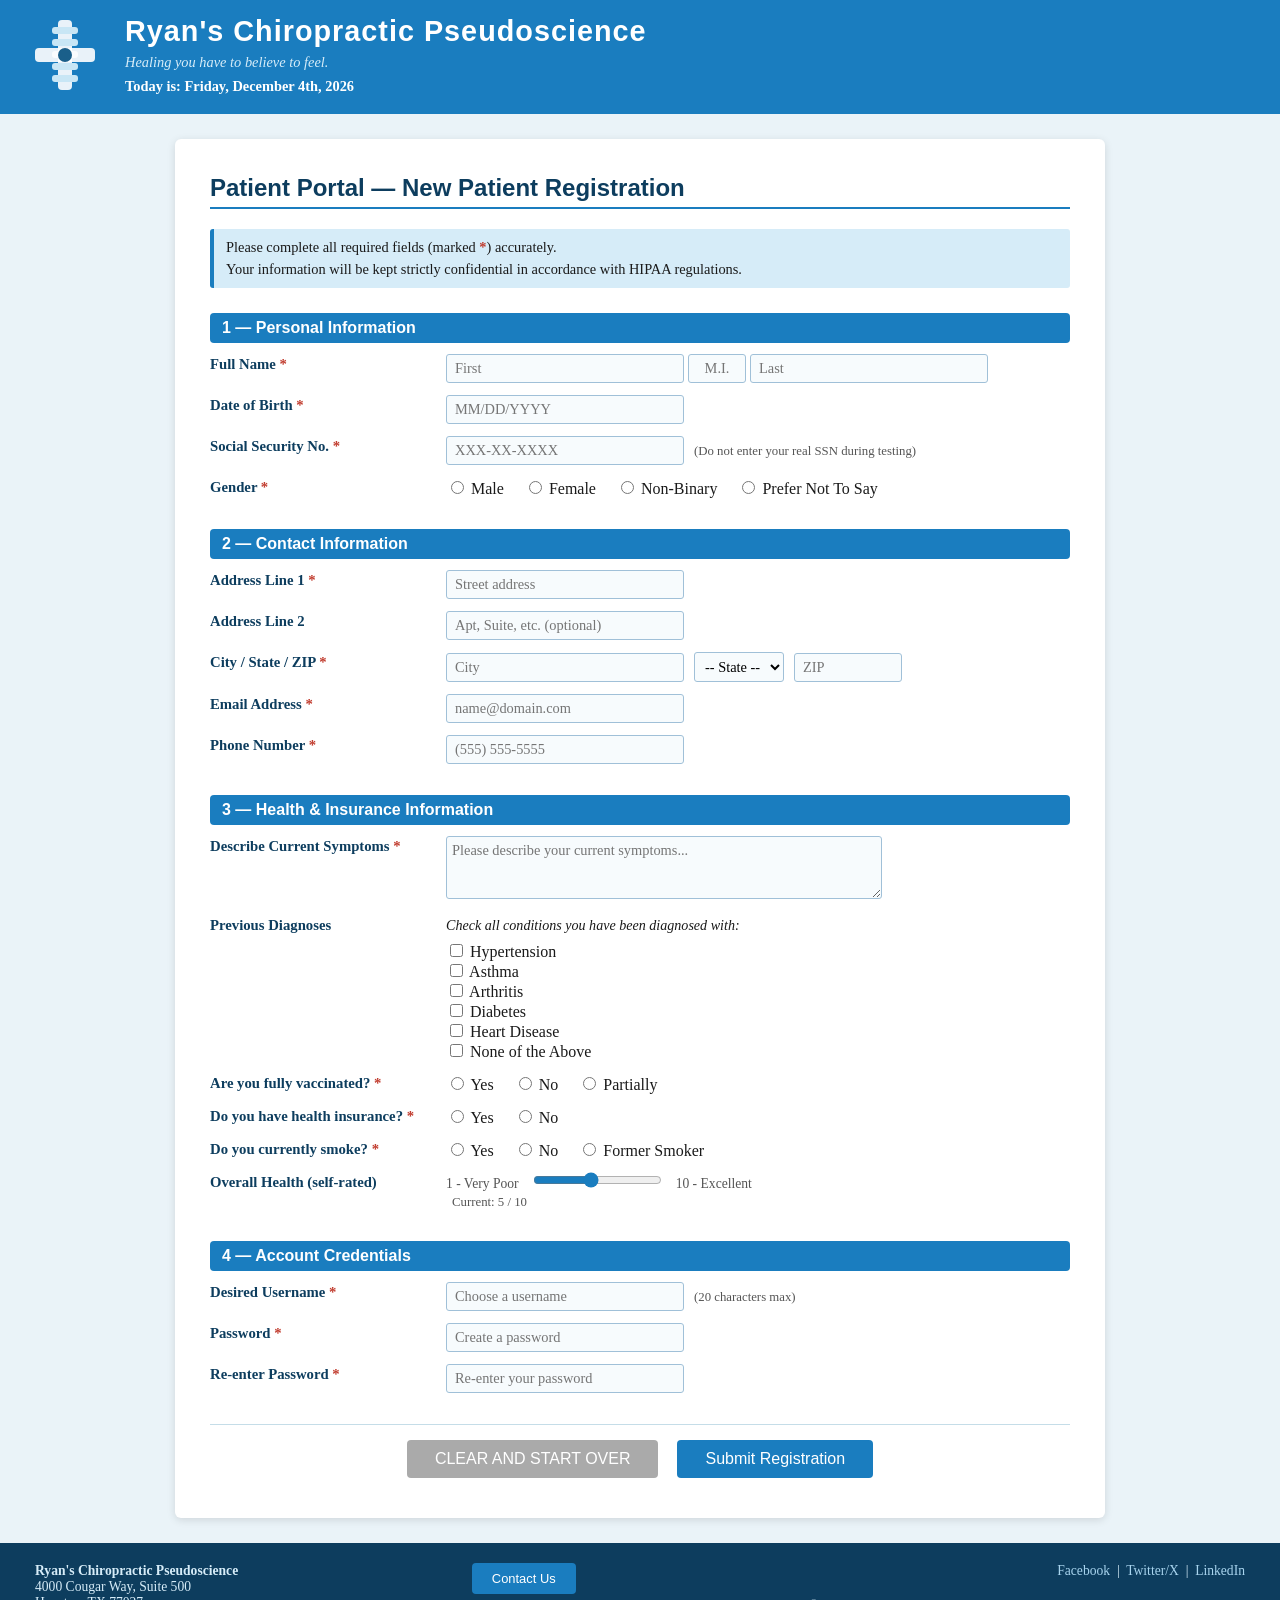
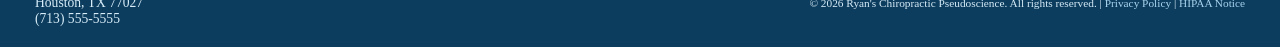
<file: index.html>
<!--
    Program name: patient-form.html
    Author: Ryan Perez
    Date created: 06/15/2026
    Date last edited: 06/20/2026
    Version: 4.0
    Description: Patient registration form for Ryan's Chiropractic Pseudoscience.
                 Collects personal, contact, health, and account information
                 from new patients. Includes client-side HTML5 validation.
-->
<!DOCTYPE html>
<html lang="en">
<head>
    <meta charset="UTF-8">
    <meta name="viewport" content="width=device-width, initial-scale=1.0">
    <title>Patient Registration | Ryan's Chiropractic Pseudoscience</title>
    <!-- Link to external stylesheet (NOT inline styles) -->
    <link href="style.css" rel="stylesheet">
</head>
<body>

<!-- ==================== HEADER / BANNER DIV ==================== -->
<div id="banner">
    <!-- SVG logo: a simple spine cross icon - original, not copyrighted -->
    <div id="logo-area">
        <svg id="logo" xmlns="http://www.w3.org/2000/svg" viewBox="0 0 80 80" width="80" height="80" aria-label="Company logo">
            <!-- Spine column shape -->
            <rect x="33" y="5" width="14" height="70" rx="4" fill="#ffffff" opacity="0.9"/>
            <!-- Vertebra discs -->
            <rect x="27" y="12" width="26" height="7" rx="3" fill="#c8e6f5"/>
            <rect x="27" y="24" width="26" height="7" rx="3" fill="#c8e6f5"/>
            <rect x="27" y="36" width="26" height="7" rx="3" fill="#c8e6f5"/>
            <rect x="27" y="48" width="26" height="7" rx="3" fill="#c8e6f5"/>
            <rect x="27" y="60" width="26" height="7" rx="3" fill="#c8e6f5"/>
            <!-- Cross arms -->
            <rect x="10" y="33" width="60" height="14" rx="4" fill="#ffffff" opacity="0.9"/>
            <!-- Center circle -->
            <circle cx="40" cy="40" r="7" fill="#1a5f8a"/>
        </svg>
    </div>

    <div id="banner-text">
        <h1>Ryan's Chiropractic Pseudoscience</h1>
        <p id="tagline"><em>Healing you have to believe to feel.</em></p>
        <!-- Dynamic date via inline JavaScript -->
        <p id="banner-date">Today is: <span id="dynamic-date"></span></p>
    </div>
</div><!-- end banner -->

<script>
    // Inline JS to display the current day and date dynamically in the banner
    var days   = ["Sunday","Monday","Tuesday","Wednesday","Thursday","Friday","Saturday"];
    var months = ["January","February","March","April","May","June",
                  "July","August","September","October","November","December"];
    var now    = new Date();
    var day    = days[now.getDay()];
    var month  = months[now.getMonth()];
    var date   = now.getDate();
    var year   = now.getFullYear();

    // Add ordinal suffix (1st, 2nd, 3rd, 4th...)
    var suffix = "th";
    if (date === 1 || date === 21 || date === 31) suffix = "st";
    else if (date === 2 || date === 22)           suffix = "nd";
    else if (date === 3 || date === 23)           suffix = "rd";

    document.getElementById("dynamic-date").textContent =
        day + ", " + month + " " + date + suffix + ", " + year;
</script>

<!-- ==================== MAIN CONTENT DIV ==================== -->
<div id="main-content">

    <h2>Patient Portal &mdash; New Patient Registration</h2>
    <p class="intro-note">
        Please complete all required fields (marked <span class="required-star">*</span>) accurately.<br>
        Your information will be kept strictly confidential in accordance with HIPAA regulations.
    </p>

    <!-- form action goes to thankyou.html -->
    <form action="thankyou.html" id="registration-form">

        <!-- ===== SECTION 1: PERSONAL INFORMATION ===== -->
        <h3 class="section-heading">1 &mdash; Personal Information</h3>
        <table class="form-table">

            <!-- Full Name row: First, MI, Last on same line -->
            <tr>
                <td class="label-cell"><label for="fname">Full Name <span class="required-star">*</span></label></td>
                <td class="input-cell">
                    <input type="text" id="fname" name="fname" maxlength="30"
                           placeholder="First" required>
                    <input type="text" id="mi" name="mi" maxlength="1"
                           placeholder="M.I." class="mi-field">
                    <input type="text" id="lname" name="lname" maxlength="30"
                           placeholder="Last" required>
                </td>
            </tr>

            <!-- Date of Birth -->
            <tr>
                <td class="label-cell"><label for="dob">Date of Birth <span class="required-star">*</span></label></td>
                <td class="input-cell">
                    <input type="text" id="dob" name="dob" maxlength="10"
                           placeholder="MM/DD/YYYY"
                           pattern="\d{2}/\d{2}/\d{4}" required>
                </td>
            </tr>

            <!-- Social Security Number (obscured password type) -->
            <tr>
                <td class="label-cell"><label for="ssn">Social Security No. <span class="required-star">*</span></label></td>
                <td class="input-cell">
                    <input type="password" id="ssn" name="ssn" maxlength="11"
                           placeholder="XXX-XX-XXXX" required>
                    <span class="field-note">(Do not enter your real SSN during testing)</span>
                </td>
            </tr>

            <!-- Gender - radio buttons -->
            <tr>
                <td class="label-cell">Gender <span class="required-star">*</span></td>
                <td class="input-cell">
                    <label class="radio-label">
                        <input type="radio" name="gender" value="male" required> Male
                    </label>
                    <label class="radio-label">
                        <input type="radio" name="gender" value="female"> Female
                    </label>
                    <label class="radio-label">
                        <input type="radio" name="gender" value="nonbinary"> Non-Binary
                    </label>
                    <label class="radio-label">
                        <input type="radio" name="gender" value="notsay"> Prefer Not To Say
                    </label>
                </td>
            </tr>

        </table><!-- end section 1 table -->

        <!-- ===== SECTION 2: CONTACT INFORMATION ===== -->
        <h3 class="section-heading">2 &mdash; Contact Information</h3>
        <table class="form-table">

            <tr>
                <td class="label-cell"><label for="addr1">Address Line 1 <span class="required-star">*</span></label></td>
                <td class="input-cell">
                    <input type="text" id="addr1" name="addr1" maxlength="30"
                           placeholder="Street address" required>
                </td>
            </tr>

            <tr>
                <td class="label-cell"><label for="addr2">Address Line 2</label></td>
                <td class="input-cell">
                    <input type="text" id="addr2" name="addr2" maxlength="30"
                           placeholder="Apt, Suite, etc. (optional)">
                </td>
            </tr>

            <!-- City, State, Zip on same row -->
            <tr>
                <td class="label-cell"><label for="city">City / State / ZIP <span class="required-star">*</span></label></td>
                <td class="input-cell">
                    <input type="text" id="city" name="city" maxlength="30"
                           placeholder="City" required>

                    <!-- State dropdown with all 50 states + DC + PR -->
                    <select id="state" name="state" required>
                        <option value="">-- State --</option>
                        <option value="AL">AL</option><option value="AK">AK</option>
                        <option value="AZ">AZ</option><option value="AR">AR</option>
                        <option value="CA">CA</option><option value="CO">CO</option>
                        <option value="CT">CT</option><option value="DE">DE</option>
                        <option value="FL">FL</option><option value="GA">GA</option>
                        <option value="HI">HI</option><option value="ID">ID</option>
                        <option value="IL">IL</option><option value="IN">IN</option>
                        <option value="IA">IA</option><option value="KS">KS</option>
                        <option value="KY">KY</option><option value="LA">LA</option>
                        <option value="ME">ME</option><option value="MD">MD</option>
                        <option value="MA">MA</option><option value="MI">MI</option>
                        <option value="MN">MN</option><option value="MS">MS</option>
                        <option value="MO">MO</option><option value="MT">MT</option>
                        <option value="NE">NE</option><option value="NV">NV</option>
                        <option value="NH">NH</option><option value="NJ">NJ</option>
                        <option value="NM">NM</option><option value="NY">NY</option>
                        <option value="NC">NC</option><option value="ND">ND</option>
                        <option value="OH">OH</option><option value="OK">OK</option>
                        <option value="OR">OR</option><option value="PA">PA</option>
                        <option value="RI">RI</option><option value="SC">SC</option>
                        <option value="SD">SD</option><option value="TN">TN</option>
                        <option value="TX">TX</option><option value="UT">UT</option>
                        <option value="VT">VT</option><option value="VA">VA</option>
                        <option value="WA">WA</option><option value="WV">WV</option>
                        <option value="WI">WI</option><option value="WY">WY</option>
                        <option value="DC">DC</option><option value="PR">PR</option>
                    </select>

                    <!-- Zip: text type (NOT number) per assignment requirement -->
                    <input type="text" id="zip" name="zip" maxlength="10"
                           placeholder="ZIP" pattern="\d{5}(-\d{4})?" required
                           class="zip-field">
                </td>
            </tr>

            <tr>
                <td class="label-cell"><label for="email">Email Address <span class="required-star">*</span></label></td>
                <td class="input-cell">
                    <input type="email" id="email" name="email"
                           placeholder="name@domain.com" required>
                </td>
            </tr>

            <tr>
                <td class="label-cell"><label for="phone">Phone Number <span class="required-star">*</span></label></td>
                <td class="input-cell">
                    <input type="tel" id="phone" name="phone" maxlength="14"
                           placeholder="(555) 555-5555"
                           pattern="\(\d{3}\) \d{3}-\d{4}" required>
                </td>
            </tr>

        </table><!-- end section 2 table -->

        <!-- ===== SECTION 3: HEALTH & INSURANCE INFORMATION ===== -->
        <h3 class="section-heading">3 &mdash; Health &amp; Insurance Information</h3>
        <table class="form-table">

            <!-- Text area for current symptoms (3 rows x 50 cols) -->
            <tr>
                <td class="label-cell"><label for="symptoms">Describe Current Symptoms <span class="required-star">*</span></label></td>
                <td class="input-cell">
                    <textarea id="symptoms" name="symptoms" rows="3" cols="50"
                              placeholder="Please describe your current symptoms..."></textarea>
                </td>
            </tr>

            <!-- Checkboxes -->
            <tr>
                <td class="label-cell">Previous Diagnoses</td>
                <td class="input-cell">
                    <p class="checkbox-prompt">Check all conditions you have been diagnosed with:</p>
                    <label class="check-label">
                        <input type="checkbox" name="conditions" value="hypertension"> Hypertension
                    </label><br>
                    <label class="check-label">
                        <input type="checkbox" name="conditions" value="asthma"> Asthma
                    </label><br>
                    <label class="check-label">
                        <input type="checkbox" name="conditions" value="arthritis"> Arthritis
                    </label><br>
                    <label class="check-label">
                        <input type="checkbox" name="conditions" value="diabetes"> Diabetes
                    </label><br>
                    <label class="check-label">
                        <input type="checkbox" name="conditions" value="heartdisease"> Heart Disease
                    </label><br>
                    <label class="check-label">
                        <input type="checkbox" name="conditions" value="none"> None of the Above
                    </label>
                </td>
            </tr>

            <!-- Radio Buttons Set 1: Vaccination status -->
            <tr>
                <td class="label-cell">Are you fully vaccinated? <span class="required-star">*</span></td>
                <td class="input-cell">
                    <label class="radio-label">
                        <input type="radio" name="vaccinated" value="yes" required> Yes
                    </label>
                    <label class="radio-label">
                        <input type="radio" name="vaccinated" value="no"> No
                    </label>
                    <label class="radio-label">
                        <input type="radio" name="vaccinated" value="partial"> Partially
                    </label>
                </td>
            </tr>

            <!-- Radio Buttons Set 2: Insurance -->
            <tr>
                <td class="label-cell">Do you have health insurance? <span class="required-star">*</span></td>
                <td class="input-cell">
                    <label class="radio-label">
                        <input type="radio" name="insurance" value="yes" required> Yes
                    </label>
                    <label class="radio-label">
                        <input type="radio" name="insurance" value="no"> No
                    </label>
                </td>
            </tr>

            <!-- Radio Buttons Set 3: Smoking status -->
            <tr>
                <td class="label-cell">Do you currently smoke? <span class="required-star">*</span></td>
                <td class="input-cell">
                    <label class="radio-label">
                        <input type="radio" name="smoker" value="yes" required> Yes
                    </label>
                    <label class="radio-label">
                        <input type="radio" name="smoker" value="no"> No
                    </label>
                    <label class="radio-label">
                        <input type="radio" name="smoker" value="former"> Former Smoker
                    </label>
                </td>
            </tr>

            <!-- Slide bar for overall health rating -->
            <tr>
                <td class="label-cell"><label for="health-rating">Overall Health (self-rated)</label></td>
                <td class="input-cell">
                    <span class="slider-label">1 - Very Poor</span>
                    <input type="range" id="health-rating" name="health_rating"
                           min="1" max="10" value="5"
                           oninput="document.getElementById('rating-display').textContent = this.value">
                    <span class="slider-label">10 - Excellent</span>
                    <br>
                    <span class="field-note">Current: <span id="rating-display">5</span> / 10</span>
                </td>
            </tr>

        </table><!-- end section 3 table -->

        <!-- ===== SECTION 4: ACCOUNT CREDENTIALS ===== -->
        <h3 class="section-heading">4 &mdash; Account Credentials</h3>
        <table class="form-table">

            <!-- Username - separate from email per assignment -->
            <tr>
                <td class="label-cell"><label for="username">Desired Username <span class="required-star">*</span></label></td>
                <td class="input-cell">
                    <input type="text" id="username" name="username" maxlength="20"
                           placeholder="Choose a username" required>
                    <span class="field-note">(20 characters max)</span>
                </td>
            </tr>

            <!-- Password -->
            <tr>
                <td class="label-cell"><label for="password">Password <span class="required-star">*</span></label></td>
                <td class="input-cell">
                    <input type="password" id="password" name="password"
                           placeholder="Create a password" required>
                </td>
            </tr>

            <!-- Re-enter Password -->
            <tr>
                <td class="label-cell"><label for="password2">Re-enter Password <span class="required-star">*</span></label></td>
                <td class="input-cell">
                    <input type="password" id="password2" name="password2"
                           placeholder="Re-enter your password" required>
                </td>
            </tr>

        </table><!-- end section 4 table -->

        <!-- ===== FORM BUTTONS ===== -->
        <div id="form-buttons">
            <input type="reset"  value="CLEAR AND START OVER" id="btn-reset">
            <input type="submit" value="Submit Registration"  id="btn-submit">
        </div>

    </form><!-- end registration-form -->

</div><!-- end main-content -->

<!-- ==================== FOOTER DIV ==================== -->
<div id="footer">
    <div id="footer-left">
        <strong>Ryan's Chiropractic Pseudoscience</strong><br>
        4000 Cougar Way, Suite 500<br>
        Houston, TX 77027<br>
        (713) 555-5555
    </div>

    <div id="footer-center">
        <!-- Clickable element in footer-->
        <button id="btn-contact"
                onclick="alert('Contact us at info@ryanschiropseudoscience.com or call (713) 555-5555')">
            Contact Us
        </button>
    </div>

    <div id="footer-right">
        <!-- Social media links -->
        <a href="https://www.facebook.com"  target="_blank">Facebook</a> &nbsp;|&nbsp;
        <a href="https://www.twitter.com"   target="_blank">Twitter/X</a> &nbsp;|&nbsp;
        <a href="https://www.linkedin.com"  target="_blank">LinkedIn</a>
        <br><br>
        <small>&copy; 2026 Ryan's Chiropractic Pseudoscience. All rights reserved. |
               <a href="#">Privacy Policy</a> | <a href="#">HIPAA Notice</a></small>
    </div>
</div><!-- end footer -->

<!--
    END OF FILE: patient-form.html
    Author: Ryan Perez | MIS 3371
-->
</body>
</html>
</file>
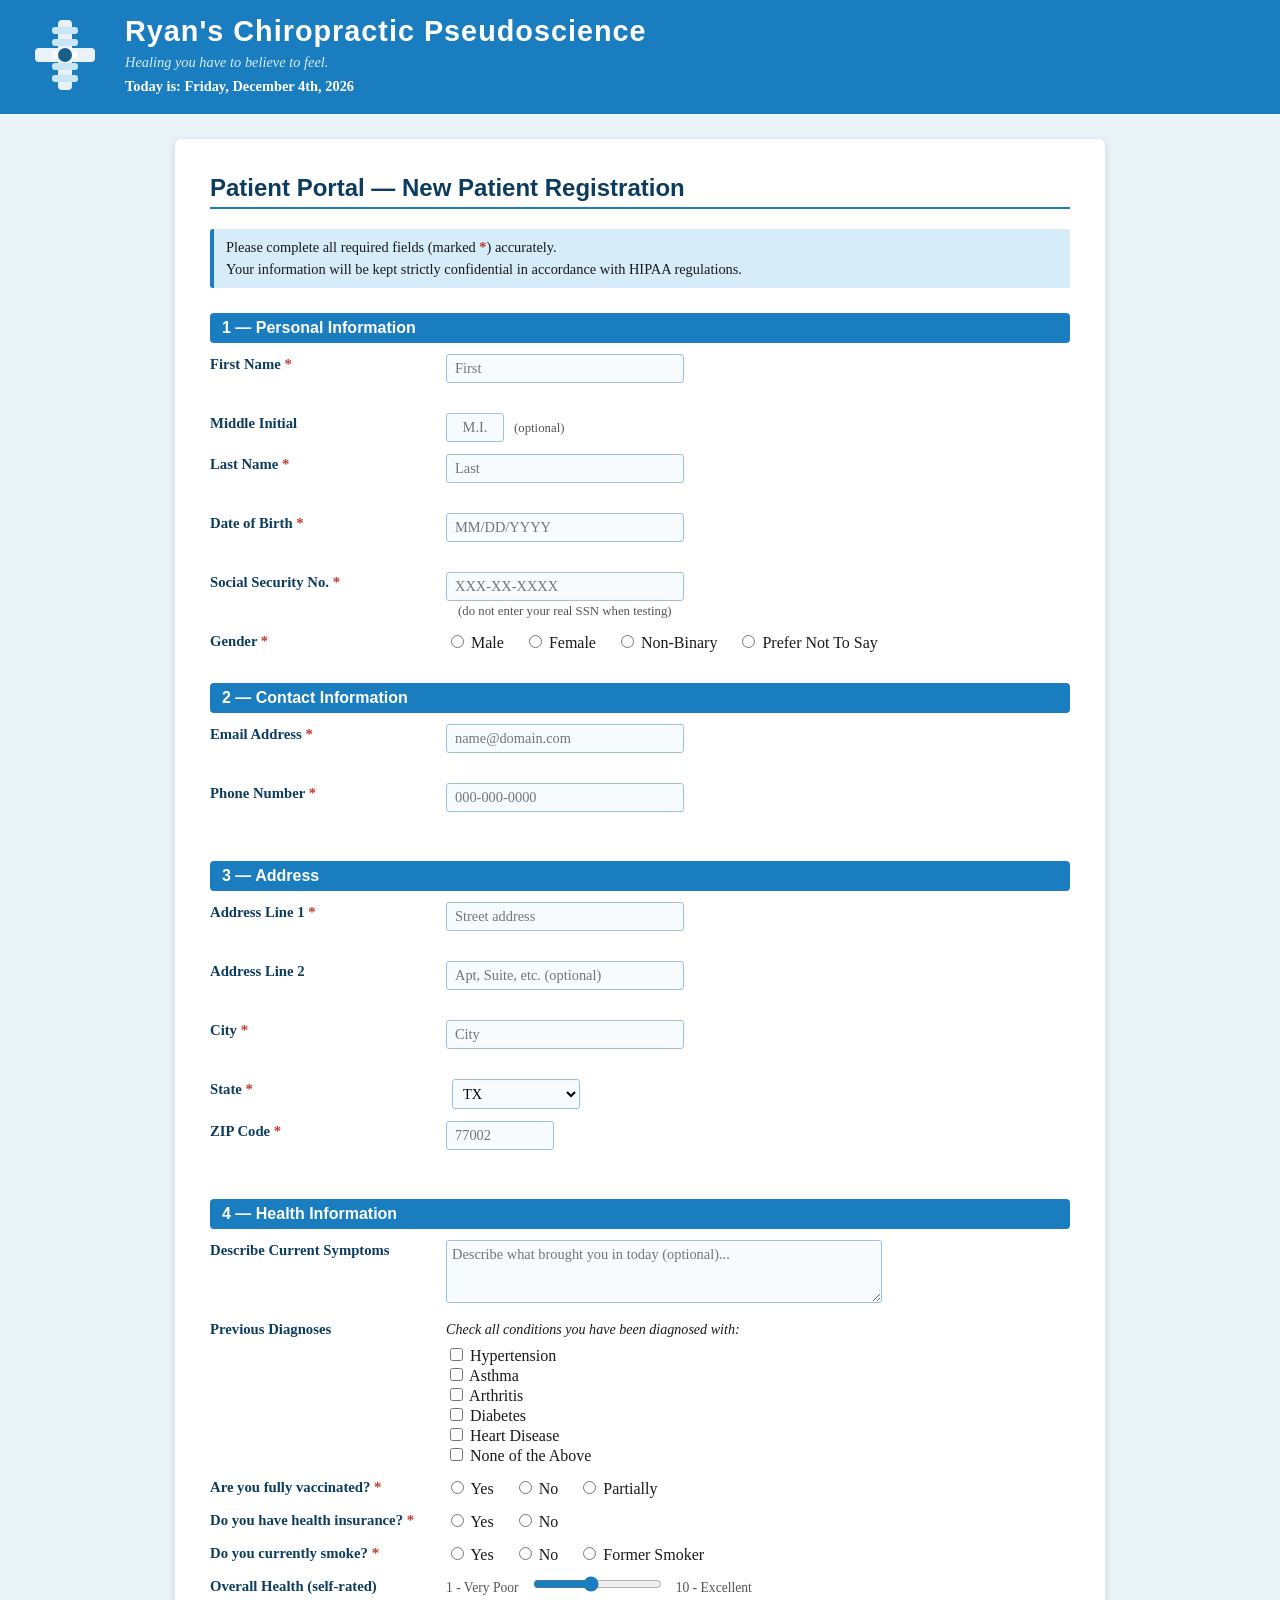
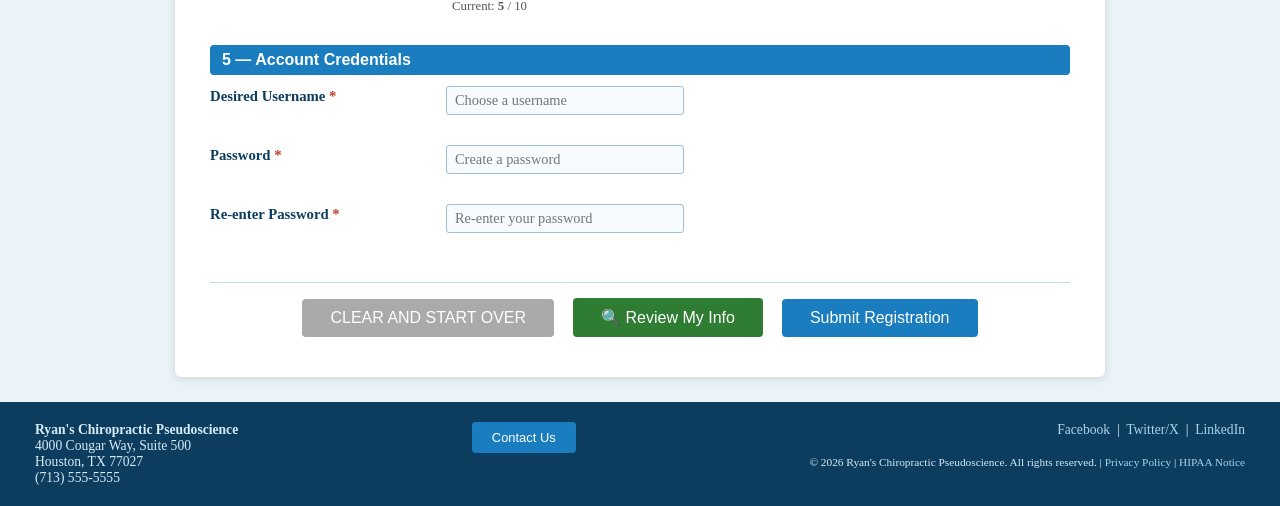
<file: mis3371-homework2/index.html>
<!--
    Program name: index.html
    Author: Ryan Perez
    Date created: 06/15/2026
    Date last edited: 06/28/2026
    Version: 7.0
    Description: HW2 patient registration form for Ryan's Chiropractic
                 Pseudoscience. All validation is in scripts.js.
                 Every field has a title attribute, a regex pattern,
                 and an inline error span that JS writes into.
                 The Review button shows all entered data on the same page.

    Sources & credits:
    - HTML form input attributes (pattern, title, minlength, maxlength):
      https://www.w3schools.com/html/html_form_attributes.asp
    - HTML input types reference:
      https://www.w3schools.com/html/html_form_input_types.asp
    - State dropdown list is just the 50 US states + DC + PR - typed in VScode
    - AI assistance (Claude by Anthropic) was used to help write and debug
      portions of this file.
-->
<!DOCTYPE html>
<html lang="en">
<head>
    <meta charset="UTF-8">
    <meta name="viewport" content="width=device-width, initial-scale=1.0">
    <title>Patient Registration | Ryan's Chiropractic Pseudoscience</title>
    <link href="style.css" rel="stylesheet">
    <script src="scripts.js" defer></script>
</head>
<body>

<!-- ==================== HEADER / BANNER ==================== -->
<div id="banner">
    <div id="logo-area">
        <svg id="logo" xmlns="http://www.w3.org/2000/svg" viewBox="0 0 80 80" width="80" height="80" aria-label="Company logo">
           <!-- Custom Company Logo-->
            <!-- spine column -->
            <rect x="33" y="5"  width="14" height="70" rx="4" fill="#ffffff" opacity="0.9"/>
            <!-- vertebra discs -->
            <rect x="27" y="12" width="26" height="7" rx="3" fill="#c8e6f5"/>
            <rect x="27" y="24" width="26" height="7" rx="3" fill="#c8e6f5"/>
            <rect x="27" y="36" width="26" height="7" rx="3" fill="#c8e6f5"/>
            <rect x="27" y="48" width="26" height="7" rx="3" fill="#c8e6f5"/>
            <rect x="27" y="60" width="26" height="7" rx="3" fill="#c8e6f5"/>
            <!-- cross arms -->
            <rect x="10" y="33" width="60" height="14" rx="4" fill="#ffffff" opacity="0.9"/>
            <!-- center circle -->
            <circle cx="40" cy="40" r="7" fill="#1a5f8a"/>
        </svg>
    </div>
    <div id="banner-text">
        <h1>Ryan's Chiropractic Pseudoscience</h1>
        <p id="tagline"><em>Healing you have to believe to feel.</em></p>
        <p id="banner-date">Today is: <span id="dynamic-date"></span></p>
    </div>
</div>

<!--
    Date script stays inline because it needs to run immediately when
    the banner renders. Everything else is in scripts.js.
    JS Date reference: w3schools.com/jsref/jsref_obj_date.asp
-->
<script>
    var days   = ["Sunday","Monday","Tuesday","Wednesday","Thursday","Friday","Saturday"];
    var months = ["January","February","March","April","May","June",
                  "July","August","September","October","November","December"];
    var now    = new Date();
    var day    = days[now.getDay()];
    var month  = months[now.getMonth()];
    var date   = now.getDate();
    var year   = now.getFullYear();
    var suffix = "th";
    if (date === 1 || date === 21 || date === 31) suffix = "st";
    else if (date === 2 || date === 22)           suffix = "nd";
    else if (date === 3 || date === 23)           suffix = "rd";
    document.getElementById("dynamic-date").textContent =
        day + ", " + month + " " + date + suffix + ", " + year;
</script>

<!-- ==================== MAIN CONTENT ==================== -->
<div id="main-content">

    <h2>Patient Portal &mdash; New Patient Registration</h2>
    <p class="intro-note">
        Please complete all required fields (marked <span class="required-star">*</span>) accurately.<br>
        Your information will be kept strictly confidential in accordance with HIPAA regulations.
    </p>

    <!--
        onsubmit calls validateForm() in scripts.js for a final check.
        If validateForm() returns false, the form does NOT submit.
        If it returns true, the form goes ahead and submits to thankyou.html.
    -->
    <form action="thankyou.html" id="registration-form" onsubmit="return validateForm()">

        <!-- ===== SECTION 1: PERSONAL INFORMATION ===== -->
        <h3 class="section-heading">1 &mdash; Personal Information</h3>
        <table class="form-table">

            <!-- First Name -->
            <tr>
                <td class="label-cell">
                    <label for="fname">First Name <span class="required-star">*</span></label>
                </td>
                <td class="input-cell">
                    <!--
                        pattern only allows letters, apostrophes, and dashes.
                        oninput fires checkFname() in scripts.js as the user types
                        so they see the error message immediately, not just on submit.
                        Pattern reference: w3schools.com/html/html_form_attributes.asp
                    -->
                    <input type="text" id="fname" name="fname"
                           placeholder="First" maxlength="30" minlength="1" required
                           pattern="[A-Za-z'\-]+"
                           title="First name: letters, apostrophes, and dashes only. No numbers or special characters. (1-30 characters)"
                           oninput="checkFname()">
                    <br><span id="fname-msg" class="field-note"></span>
                </td>
            </tr>

            <!-- Middle Initial -->
            <tr>
                <td class="label-cell">
                    <label for="mi">Middle Initial</label>
                </td>
                <td class="input-cell">
                    <input type="text" id="mi" name="mi"
                           placeholder="M.I." maxlength="1" class="mi-field"
                           pattern="[A-Za-z]"
                           title="Middle initial: one letter only. This field is optional.">
                    <span class="field-note">(optional)</span>
                </td>
            </tr>

            <!-- Last Name -->
            <tr>
                <td class="label-cell">
                    <label for="lname">Last Name <span class="required-star">*</span></label>
                </td>
                <td class="input-cell">
                    <!--
                        Last name allows digits 2-5 for suffixes (2nd, 3rd, 4th, 5th).
                        Same oninput live validation as first name.
                    -->
                    <input type="text" id="lname" name="lname"
                           placeholder="Last" maxlength="30" minlength="1" required
                           pattern="[A-Za-z'\-2-5\s]+"
                           title="Last name: letters, apostrophes, dashes, and numbers 2-5 only (e.g. O'Brien or Smith 3rd). (1-30 characters)"
                           oninput="checkLname()">
                    <br><span id="lname-msg" class="field-note"></span>
                </td>
            </tr>

            <!-- Date of Birth -->
            <tr>
                <td class="label-cell">
                    <label for="dob">Date of Birth <span class="required-star">*</span></label>
                </td>
                <td class="input-cell">
                    <!--
                        type="text" with pattern enforces MM/DD/YYYY.
                        onblur fires checkDOB() which also validates the date range.
                    -->
                    <input type="text" id="dob" name="dob"
                           placeholder="MM/DD/YYYY" maxlength="10" minlength="10" required
                           pattern="\d{2}/\d{2}/\d{4}"
                           title="Date of birth in MM/DD/YYYY format. Cannot be in the future or more than 120 years ago."
                           onblur="checkDOB()">
                    <br><span id="dob-msg" class="field-note"></span>
                </td>
            </tr>

            <!-- Social Security Number -->
            <tr>
                <td class="label-cell">
                    <label for="ssn">Social Security No. <span class="required-star">*</span></label>
                </td>
                <td class="input-cell">
                    <!--
                        onblur fires checkSSN() for format validation.
                    -->
                    <input type="password" id="ssn" name="ssn"
                           placeholder="XXX-XX-XXXX" maxlength="11" minlength="9" required
                           pattern="\d{3}-?\d{2}-?\d{4}"
                           title="Social Security Number in XXX-XX-XXXX format. Characters are hidden as you type. Do NOT use a real SSN when testing."
                           onblur="checkSSN()">
                    <br><span id="ssn-msg" class="field-note"></span>
                    <span class="field-note">(do not enter your real SSN when testing)</span>
                </td>
            </tr>

            <!-- Gender - radio buttons, 4 options -->
            <tr>
                <td class="label-cell">Gender <span class="required-star">*</span></td>
                <td class="input-cell">
                    <label class="radio-label">
                        <input type="radio" name="gender" value="Male" required
                               title="Select your gender - required"> Male
                    </label>
                    <label class="radio-label">
                        <input type="radio" name="gender" value="Female"
                               title="Select your gender"> Female
                    </label>
                    <label class="radio-label">
                        <input type="radio" name="gender" value="Non-Binary"
                               title="Select your gender"> Non-Binary
                    </label>
                    <label class="radio-label">
                        <input type="radio" name="gender" value="Prefer Not To Say"
                               title="Select your gender"> Prefer Not To Say
                    </label>
                </td>
            </tr>

        </table>

        <!-- ===== SECTION 2: CONTACT INFORMATION ===== -->
        <h3 class="section-heading">2 &mdash; Contact Information</h3>
        <table class="form-table">

            <tr>
                <td class="label-cell">
                    <label for="email">Email Address <span class="required-star">*</span></label>
                </td>
                <td class="input-cell">
                    <!--
                        onblur fires checkEmail() for a more specific check.
                    -->
                    <input type="email" id="email" name="email"
                           placeholder="name@domain.com" maxlength="80" required
                           title="Enter a valid email address in name@domain.tld format (e.g. john@example.com)"
                           onblur="checkEmail()">
                    <br><span id="email-msg" class="field-note"></span>
                </td>
            </tr>

            <tr>
                <td class="label-cell">
                    <label for="phone">Phone Number <span class="required-star">*</span></label>
                </td>
                <td class="input-cell">
                    <!--
                        pattern enforces exactly 000-000-0000 format.
                    -->
                    <input type="tel" id="phone" name="phone"
                           placeholder="000-000-0000" maxlength="12" required
                           pattern="\d{3}-\d{3}-\d{4}"
                           title="Phone number must be in 000-000-0000 format (e.g. 713-555-1234)"
                           onblur="checkPhone()">
                    <br><span id="phone-msg" class="field-note"></span>
                </td>
            </tr>

        </table>

        <!-- ===== SECTION 3: ADDRESS ===== -->
        <h3 class="section-heading">3 &mdash; Address</h3>
        <table class="form-table">

            <tr>
                <td class="label-cell">
                    <label for="addr1">Address Line 1 <span class="required-star">*</span></label>
                </td>
                <td class="input-cell">
                    <input type="text" id="addr1" name="addr1"
                           placeholder="Street address" maxlength="30" minlength="2" required
                           title="Street address, required. Must be 2 to 30 characters."
                           onblur="checkAddr1()">
                    <br><span id="addr1-msg" class="field-note"></span>
                </td>
            </tr>

            <tr>
                <td class="label-cell">
                    <label for="addr2">Address Line 2</label>
                </td>
                <td class="input-cell">
                    <input type="text" id="addr2" name="addr2"
                           placeholder="Apt, Suite, etc. (optional)" maxlength="30"
                           title="Apartment, suite, or unit - optional. If entered, must be 2 to 30 characters."
                           onblur="checkAddr2()">
                    <br><span id="addr2-msg" class="field-note"></span>
                </td>
            </tr>

            <tr>
                <td class="label-cell">
                    <label for="city">City <span class="required-star">*</span></label>
                </td>
                <td class="input-cell">
                    <input type="text" id="city" name="city"
                           placeholder="City" maxlength="30" minlength="2" required
                           title="City name, required. Must be 2 to 30 characters."
                           onblur="checkCity()">
                    <br><span id="city-msg" class="field-note"></span>
                </td>
            </tr>

            <tr>
                <td class="label-cell">
                    <label for="state">State <span class="required-star">*</span></label>
                </td>
                <td class="input-cell">
                    <!--
                        Dropdown with all 50 states + DC + PR.
                    -->
                    <select id="state" name="state" required
                            title="Select your state - you must choose a valid state from the list">
                        <option value="">-- Select State --</option>
                        <option value="AL">AL</option><option value="AK">AK</option>
                        <option value="AZ">AZ</option><option value="AR">AR</option>
                        <option value="CA">CA</option><option value="CO">CO</option>
                        <option value="CT">CT</option><option value="DE">DE</option>
                        <option value="DC">DC</option><option value="FL">FL</option>
                        <option value="GA">GA</option><option value="HI">HI</option>
                        <option value="ID">ID</option><option value="IL">IL</option>
                        <option value="IN">IN</option><option value="IA">IA</option>
                        <option value="KS">KS</option><option value="KY">KY</option>
                        <option value="LA">LA</option><option value="ME">ME</option>
                        <option value="MD">MD</option><option value="MA">MA</option>
                        <option value="MI">MI</option><option value="MN">MN</option>
                        <option value="MS">MS</option><option value="MO">MO</option>
                        <option value="MT">MT</option><option value="NE">NE</option>
                        <option value="NV">NV</option><option value="NH">NH</option>
                        <option value="NJ">NJ</option><option value="NM">NM</option>
                        <option value="NY">NY</option><option value="NC">NC</option>
                        <option value="ND">ND</option><option value="OH">OH</option>
                        <option value="OK">OK</option><option value="OR">OR</option>
                        <option value="PA">PA</option><option value="PR">PR</option>
                        <option value="RI">RI</option><option value="SC">SC</option>
                        <option value="SD">SD</option><option value="TN">TN</option>
                        <option value="TX" selected>TX</option>
                        <option value="UT">UT</option><option value="VT">VT</option>
                        <option value="VA">VA</option><option value="WA">WA</option>
                        <option value="WV">WV</option><option value="WI">WI</option>
                        <option value="WY">WY</option>
                    </select>
                </td>
            </tr>

            <tr>
                <td class="label-cell">
                    <label for="zip">ZIP Code <span class="required-star">*</span></label>
                </td>
                <td class="input-cell">
                    <!--
                        type="text" not type="number" - the assignment specifically says not a number field.
                        Allows ZIP+4 format (77002-1234). onblur shortens to 5 digits and redisplays.
                    -->
                    <input type="text" id="zip" name="zip"
                           placeholder="77002" maxlength="10" minlength="5" required
                           class="zip-field"
                           pattern="\d{5}(-\d{4})?"
                           title="ZIP code: 5 digits required (e.g. 77002). ZIP+4 format also accepted (e.g. 77002-1234) and will be shortened to 5 digits."
                           onblur="checkZip()">
                    <br><span id="zip-msg" class="field-note"></span>
                </td>
            </tr>

        </table>

        <!-- ===== SECTION 4: HEALTH INFORMATION ===== -->
        <h3 class="section-heading">4 &mdash; Health Information</h3>
        <table class="form-table">

            <!-- Symptoms text area - optional per spec -->
            <tr>
                <td class="label-cell">
                    <label for="symptoms">Describe Current Symptoms</label>
                </td>
                <td class="input-cell">
                    <textarea id="symptoms" name="symptoms" rows="3" cols="50"
                              placeholder="Describe what brought you in today (optional)..."
                              title="Optional: describe your current symptoms. Avoid using double-quote characters (&quot;) as they can cause issues with data storage."></textarea>
                </td>
            </tr>

            <!-- Checkboxes -->
            <tr>
                <td class="label-cell">Previous Diagnoses</td>
                <td class="input-cell">
                    <p class="checkbox-prompt">Check all conditions you have been diagnosed with:</p>
                    <label class="check-label">
                        <input type="checkbox" name="conditions" value="Hypertension"
                               title="Check if you have been diagnosed with hypertension"> Hypertension
                    </label><br>
                    <label class="check-label">
                        <input type="checkbox" name="conditions" value="Asthma"
                               title="Check if you have been diagnosed with asthma"> Asthma
                    </label><br>
                    <label class="check-label">
                        <input type="checkbox" name="conditions" value="Arthritis"
                               title="Check if you have been diagnosed with arthritis"> Arthritis
                    </label><br>
                    <label class="check-label">
                        <input type="checkbox" name="conditions" value="Diabetes"
                               title="Check if you have been diagnosed with diabetes"> Diabetes
                    </label><br>
                    <label class="check-label">
                        <input type="checkbox" name="conditions" value="Heart Disease"
                               title="Check if you have been diagnosed with heart disease"> Heart Disease
                    </label><br>
                    <label class="check-label">
                        <input type="checkbox" name="conditions" value="None of the Above"
                               title="Check this if none of the above conditions apply to you"> None of the Above
                    </label>
                </td>
            </tr>

            <!-- Radio set 1: Vaccination -->
            <tr>
                <td class="label-cell">Are you fully vaccinated? <span class="required-star">*</span></td>
                <td class="input-cell">
                    <label class="radio-label">
                        <input type="radio" name="vaccinated" value="Yes" required
                               title="Select your vaccination status"> Yes
                    </label>
                    <label class="radio-label">
                        <input type="radio" name="vaccinated" value="No"
                               title="Select your vaccination status"> No
                    </label>
                    <label class="radio-label">
                        <input type="radio" name="vaccinated" value="Partially"
                               title="Select your vaccination status"> Partially
                    </label>
                </td>
            </tr>

            <!-- Radio set 2: Insurance -->
            <tr>
                <td class="label-cell">Do you have health insurance? <span class="required-star">*</span></td>
                <td class="input-cell">
                    <label class="radio-label">
                        <input type="radio" name="insurance" value="Yes" required
                               title="Select whether you currently have health insurance"> Yes
                    </label>
                    <label class="radio-label">
                        <input type="radio" name="insurance" value="No"
                               title="Select whether you currently have health insurance"> No
                    </label>
                </td>
            </tr>

            <!-- Radio set 3: Smoking -->
            <tr>
                <td class="label-cell">Do you currently smoke? <span class="required-star">*</span></td>
                <td class="input-cell">
                    <label class="radio-label">
                        <input type="radio" name="smoker" value="Yes" required
                               title="Select your smoking status"> Yes
                    </label>
                    <label class="radio-label">
                        <input type="radio" name="smoker" value="No"
                               title="Select your smoking status"> No
                    </label>
                    <label class="radio-label">
                        <input type="radio" name="smoker" value="Former Smoker"
                               title="Select your smoking status"> Former Smoker
                    </label>
                </td>
            </tr>

            <!-- Slider - oninput calls updateSlider() in scripts.js -->
            <tr>
                <td class="label-cell">
                    <label for="health-rating">Overall Health (self-rated)</label>
                </td>
                <td class="input-cell">
                    <span class="slider-label">1 - Very Poor</span>
                    <!--
                        oninput fires every time the slider moves, updating
                        the number display in real time.
                        Reference: w3schools.com/jsref/event_oninput.asp
                    -->
                    <input type="range" id="health-rating" name="health_rating"
                           min="1" max="10" value="5"
                           oninput="updateSlider(this.value)"
                           title="Slide to rate your overall health: 1 is very poor, 10 is excellent">
                    <span class="slider-label">10 - Excellent</span>
                    <br>
                    <!-- this span is updated live by updateSlider() in scripts.js -->
                    <span class="field-note">Current: <strong><span id="rating-display">5</span></strong> / 10</span>
                </td>
            </tr>

        </table>

        <!-- ===== SECTION 5: ACCOUNT CREDENTIALS ===== -->
        <h3 class="section-heading">5 &mdash; Account Credentials</h3>
        <table class="form-table">

            <tr>
                <td class="label-cell">
                    <label for="username">Desired Username <span class="required-star">*</span></label>
                </td>
                <td class="input-cell">
                    <!--
                        onblur fires checkUsername() which also auto-lowercases the value.
                        Pattern: must start with a letter, then letters/numbers/underscore/dash.
                    -->
                    <input type="text" id="username" name="username"
                           placeholder="Choose a username" maxlength="30" minlength="5" required
                           pattern="[a-zA-Z][a-zA-Z0-9_\-]{4,29}"
                           title="Username: 5 to 30 characters. Must start with a letter. Only letters, numbers, underscores, and dashes allowed. No spaces. Will be converted to lowercase automatically."
                           onblur="checkUsername()">
                    <br><span id="username-msg" class="field-note"></span>
                </td>
            </tr>

            <tr>
                <td class="label-cell">
                    <label for="password">Password <span class="required-star">*</span></label>
                </td>
                <td class="input-cell">
                    <!--
                        oninput fires checkPassword() for live feedback as they type.
                    -->
                    <input type="password" id="password" name="password"
                           placeholder="Create a password" maxlength="30" minlength="8" required
                           title="Password: 8 to 30 characters. Must include at least one uppercase letter, one lowercase letter, one number, and one special character (e.g. ! @ # %). Double-quotes are not allowed. Cannot contain your username."
                           oninput="checkPassword()">
                    <br><span id="pw-msg" class="field-note"></span>
                </td>
            </tr>

            <tr>
                <td class="label-cell">
                    <label for="password2">Re-enter Password <span class="required-star">*</span></label>
                </td>
                <td class="input-cell">
                    <!--
                        oninput fires checkPasswordMatch() for live comparison.
                    -->
                    <input type="password" id="password2" name="password2"
                           placeholder="Re-enter your password" maxlength="30" minlength="8" required
                           title="Re-enter your password exactly as you typed it above. Both fields must match."
                           oninput="checkPasswordMatch()">
                    <br><span id="pw2-msg" class="field-note"></span>
                </td>
            </tr>

        </table>

        <!-- ===== FORM BUTTONS ===== -->
        <div id="form-buttons">
            <input type="reset"  value="CLEAR AND START OVER" id="btn-reset">
            <!-- Review button calls showReview() in scripts.js - does NOT submit the form -->
            <button type="button" id="btn-review" onclick="showReview()">&#128269; Review My Info</button>
            <input type="submit" value="Submit Registration" id="btn-submit">
        </div>

    </form>

    <!--
        REVIEW PANEL - hidden by default. showReview() in scripts.js
        fills this with a formatted table of everything the user entered.
        It appears below the form, on the same page, without reloading.
    -->
    <div id="review-panel" style="display:none; margin-top:30px; border-top:2px solid #1a7dbf; padding-top:20px;">
    </div>

</div><!-- end main-content -->

<!-- ==================== FOOTER ==================== -->
<div id="footer">
    <div id="footer-left">
        <strong>Ryan's Chiropractic Pseudoscience</strong><br>
        4000 Cougar Way, Suite 500<br>
        Houston, TX 77027<br>
        (713) 555-5555
    </div>
    <div id="footer-center">
        <button id="btn-contact"
                onclick="alert('Contact us at info@ryanschiropseudoscience.com or call (713) 555-5555')">
            Contact Us
        </button>
    </div>
    <div id="footer-right">
        <a href="https://www.facebook.com" target="_blank">Facebook</a> &nbsp;|&nbsp;
        <a href="https://www.twitter.com"  target="_blank">Twitter/X</a> &nbsp;|&nbsp;
        <a href="https://www.linkedin.com" target="_blank">LinkedIn</a>
        <br><br>
        <small>&copy; 2026 Ryan's Chiropractic Pseudoscience. All rights reserved. |
               <a href="#">Privacy Policy</a> | <a href="#">HIPAA Notice</a></small>
    </div>
</div>

<!--
    END OF FILE: index.html
    Author: Ryan Perez | MIS 3371
-->
</body>
</html>
</file>
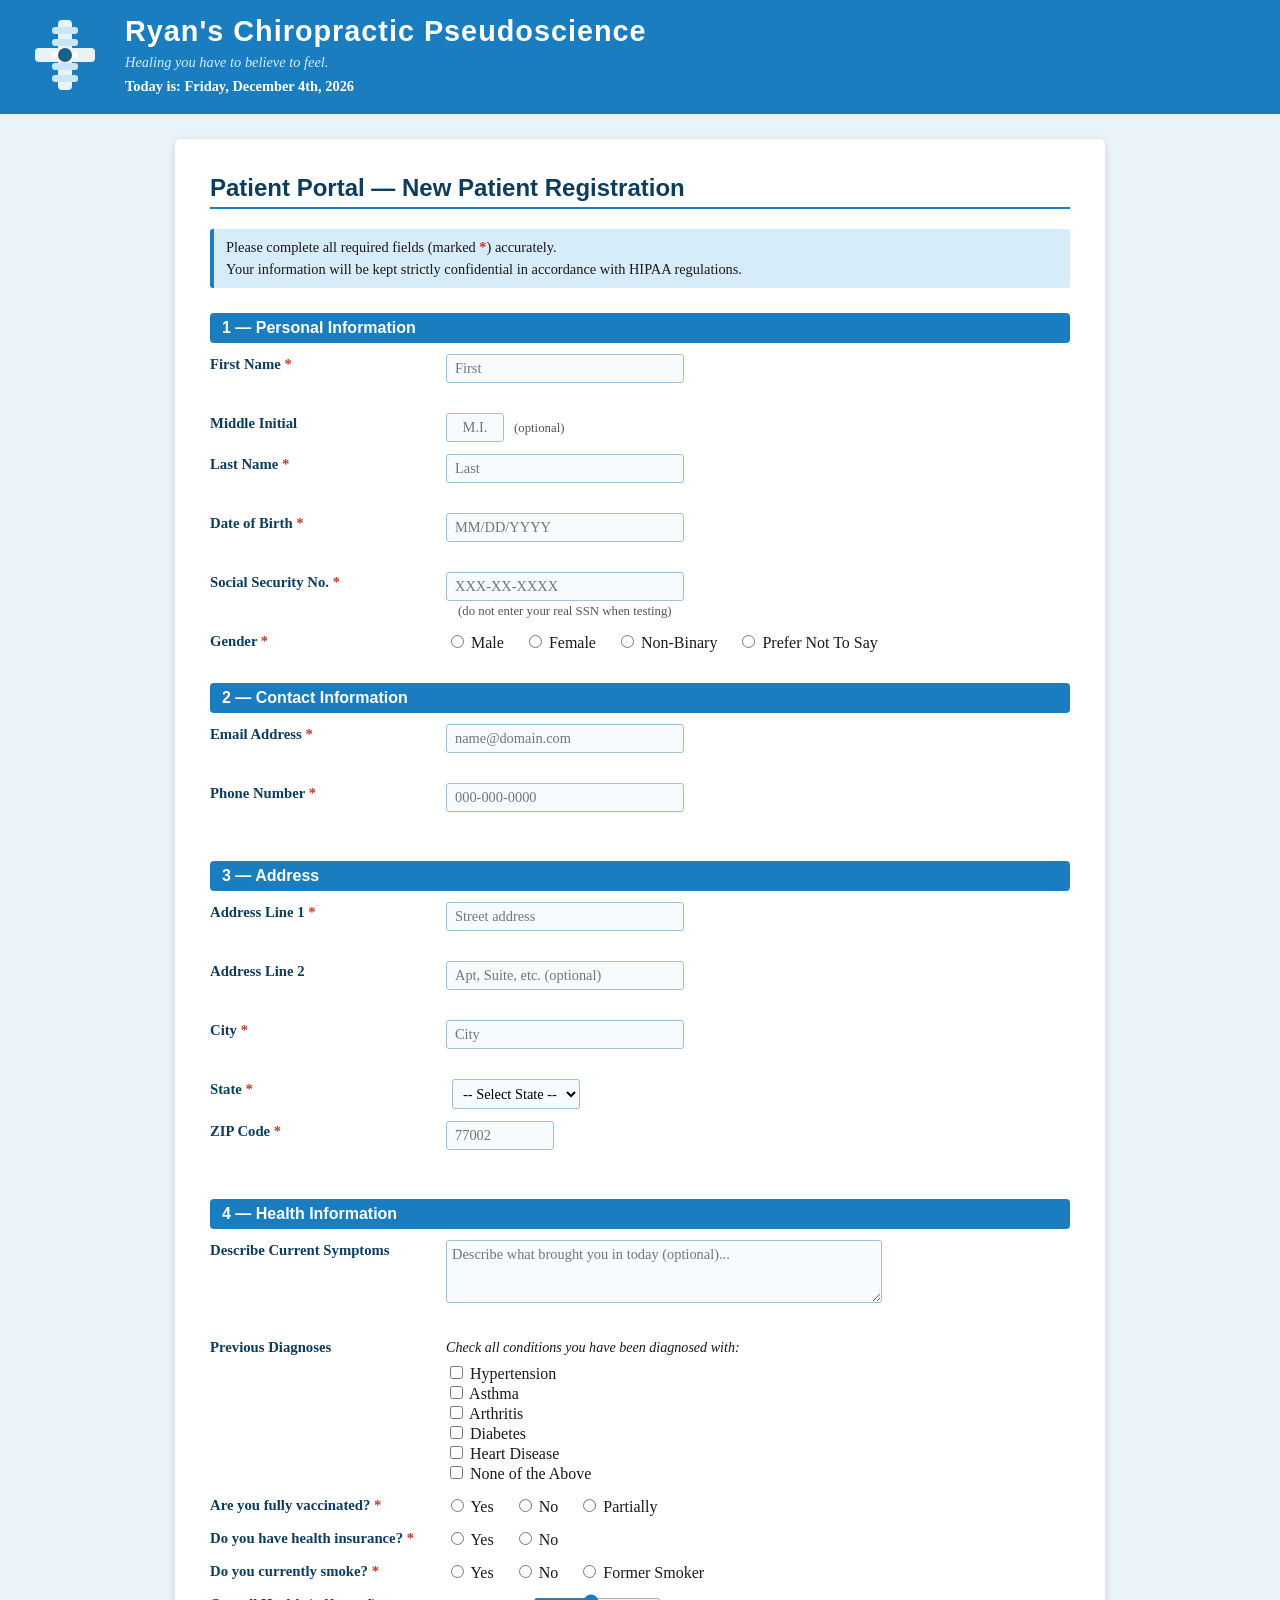
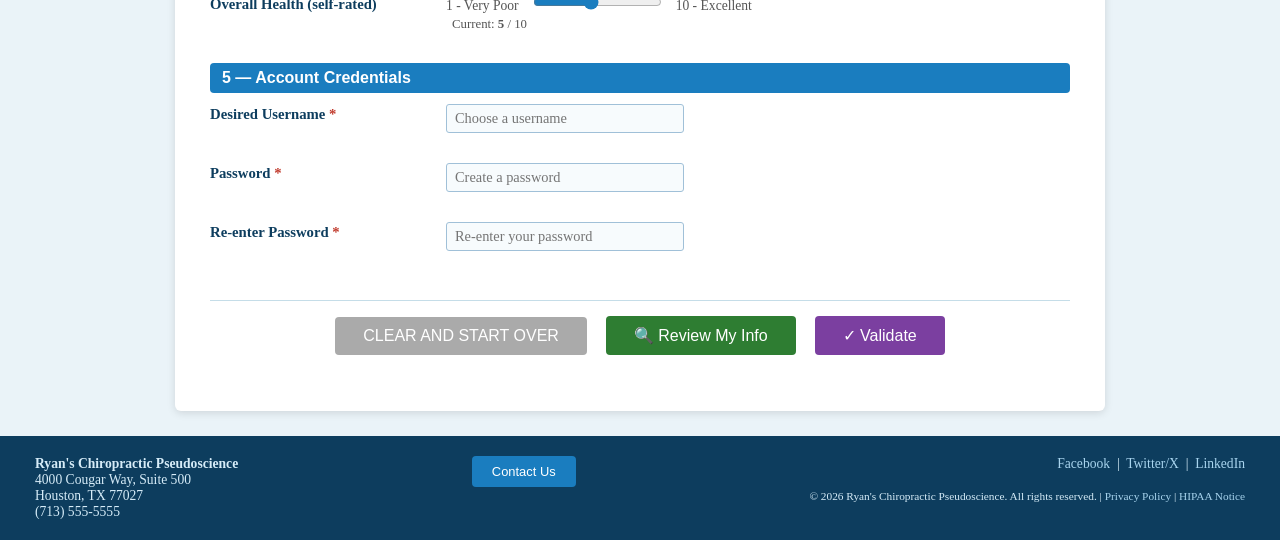
<file: mis3371-homework3/index.html>
<!--
    Program name: homework3.html
    Author: Ryan Perez
    Date created: 06/15/2026
    Date last edited: 07/02/2026
    Version: 8.0
    Description: HW3 patient registration form for Ryan's Chiropractic
                 Pseudoscience. All validation is in scripts.js (except date).
                 Every field has a title attribute, a regex pattern,
                 and an inline error span that JS writes into as the
                 user types (oninput) or leaves (onblur) each field.
                 Error messages stay on screen until corrected.
                 A VALIDATE button runs a full check of all fields and
                 only reveals the Submit button when zero errors remain.
                 The Review button shows all entered data on the same page.

    Sources & credits:
    - HTML form input attributes (pattern, title, minlength, maxlength):
      https://www.w3schools.com/html/html_form_attributes.asp
    - HTML input types reference:
      https://www.w3schools.com/html/html_form_input_types.asp
    - State dropdown list is just the 50 US states + DC + PR - typed in VScode
    - AI assistance (Claude by Anthropic) was used to debug
      portions of this file.
-->
<!DOCTYPE html>
<html lang="en">
<head>
    <meta charset="UTF-8">
    <meta name="viewport" content="width=device-width, initial-scale=1.0">
    <title>Patient Registration | Ryan's Chiropractic Pseudoscience</title>
    <link href="style.css" rel="stylesheet">
    <!-- external JS - defer means it loads after the HTML is fully parsed -->
    <script src="scripts.js" defer></script>
</head>
<body>

<!-- ==================== HEADER / BANNER ==================== -->
<div id="banner">
    <div id="logo-area">
        <svg id="logo" xmlns="http://www.w3.org/2000/svg" viewBox="0 0 80 80" width="80" height="80" aria-label="Company logo">
            <!-- spine column -->
            <rect x="33" y="5"  width="14" height="70" rx="4" fill="#ffffff" opacity="0.9"/>
            <!-- vertebra discs -->
            <rect x="27" y="12" width="26" height="7" rx="3" fill="#c8e6f5"/>
            <rect x="27" y="24" width="26" height="7" rx="3" fill="#c8e6f5"/>
            <rect x="27" y="36" width="26" height="7" rx="3" fill="#c8e6f5"/>
            <rect x="27" y="48" width="26" height="7" rx="3" fill="#c8e6f5"/>
            <rect x="27" y="60" width="26" height="7" rx="3" fill="#c8e6f5"/>
            <!-- cross arms -->
            <rect x="10" y="33" width="60" height="14" rx="4" fill="#ffffff" opacity="0.9"/>
            <!-- center circle -->
            <circle cx="40" cy="40" r="7" fill="#1a5f8a"/>
            <!-- Self made logo -->
        </svg>
    </div>
    <div id="banner-text">
        <h1>Ryan's Chiropractic Pseudoscience</h1>
        <p id="tagline"><em>Healing you have to believe to feel.</em></p>
        <p id="banner-date">Today is: <span id="dynamic-date"></span></p>
    </div>
</div>
    
<!-- ==================== MAIN CONTENT ==================== -->
<div id="main-content">

    <h2>Patient Portal &mdash; New Patient Registration</h2>
    <p class="intro-note">
        Please complete all required fields (marked <span class="required-star">*</span>) accurately.<br>
        Your information will be kept strictly confidential in accordance with HIPAA regulations.
    </p>

    <!--
        onsubmit calls validateForm() in scripts.js for a final check.
        If validateForm() returns false, the form does NOT submit.
        If it returns true, the form submits to thankyou.html.
    -->
    <form action="thankyou.html" id="registration-form" onsubmit="return validateForm()">

        <!-- ===== SECTION 1: PERSONAL INFORMATION ===== -->
        <h3 class="section-heading">1 &mdash; Personal Information</h3>
        <table class="form-table">

            <!-- First Name -->
            <tr>
                <td class="label-cell">
                    <label for="fname">First Name <span class="required-star">*</span></label>
                </td>
                <td class="input-cell">
                    <!--
                        pattern only allows letters, apostrophes, and dashes.
                        oninput fires checkFname() in scripts.js as the user types
                        so they see the error message immediately, not just on submit.
                        Pattern reference: w3schools.com/html/html_form_attributes.asp
                    -->
                    <input type="text" id="fname" name="fname"
                           placeholder="First" maxlength="30" minlength="1" required
                           pattern="[A-Za-z'\-]+"
                           title="First name: letters, apostrophes, and dashes only. No numbers or special characters. (1-30 characters)"
                           oninput="checkFname()">
                    <br><span id="fname-msg" class="field-note"></span>
                </td>
            </tr>

            <!-- Middle Initial -->
            <tr>
                <td class="label-cell">
                    <label for="mi">Middle Initial</label>
                </td>
                <td class="input-cell">
                    <input type="text" id="mi" name="mi"
                           placeholder="M.I." maxlength="1" class="mi-field"
                           pattern="[A-Za-z]"
                           title="Middle initial: one letter only. This field is optional.">
                    <span class="field-note">(optional)</span>
                </td>
            </tr>

            <!-- Last Name -->
            <tr>
                <td class="label-cell">
                    <label for="lname">Last Name <span class="required-star">*</span></label>
                </td>
                <td class="input-cell">
                    <!--
                        Last name allows digits 2-5 for suffixes (2nd, 3rd, 4th, 5th).
                        Same oninput live validation as first name.
                    -->
                    <input type="text" id="lname" name="lname"
                           placeholder="Last" maxlength="30" minlength="1" required
                           pattern="[A-Za-z'\-2-5\s]+"
                           title="Last name: letters, apostrophes, dashes, and numbers 2-5 only (e.g. O'Brien or Smith 3rd). (1-30 characters)"
                           oninput="checkLname()">
                    <br><span id="lname-msg" class="field-note"></span>
                </td>
            </tr>

            <!-- Date of Birth -->
            <tr>
                <td class="label-cell">
                    <label for="dob">Date of Birth <span class="required-star">*</span></label>
                </td>
                <td class="input-cell">
                    <!--
                        type="text" with pattern enforces MM/DD/YYYY.
                        onblur fires checkDOB() which also validates the date range.
                    -->
                    <input type="text" id="dob" name="dob"
                           placeholder="MM/DD/YYYY" maxlength="10" minlength="10" required
                           pattern="\d{2}/\d{2}/\d{4}"
                           title="Date of birth in MM/DD/YYYY format (e.g. 06/15/1990). Cannot be in the future or more than 120 years ago."
                           oninput="checkDOB()" onblur="checkDOB()">
                    <br><span id="dob-msg" class="field-note"></span>
                </td>
            </tr>

            <!-- Social Security Number - type=password so it shows as dots -->
            <tr>
                <td class="label-cell">
                    <label for="ssn">Social Security No. <span class="required-star">*</span></label>
                </td>
                <td class="input-cell">
                    <!--
                        type="password" makes it show *** while typing
                        onblur fires checkSSN() for format validation.
                    -->
                    <input type="password" id="ssn" name="ssn"
                           placeholder="XXX-XX-XXXX" maxlength="11" minlength="9" required
                           pattern="\d{3}-?\d{2}-?\d{4}"
                           title="Social Security Number: 9 digits, auto-formatted as XXX-XX-XXXX as you type. Characters are hidden for security. Do NOT use a real SSN when testing."
                           oninput="formatSSN()" onblur="checkSSN()">
                    <br><span id="ssn-msg" class="field-note"></span>
                    <span class="field-note">(do not enter your real SSN when testing)</span>
                </td>
            </tr>

            <!-- Gender - radio buttons, 4 options -->
            <tr>
                <td class="label-cell">Gender <span class="required-star">*</span></td>
                <td class="input-cell">
                    <label class="radio-label">
                        <input type="radio" name="gender" value="Male" required
                               title="Select your gender - required"> Male
                    </label>
                    <label class="radio-label">
                        <input type="radio" name="gender" value="Female"
                               title="Select your gender"> Female
                    </label>
                    <label class="radio-label">
                        <input type="radio" name="gender" value="Non-Binary"
                               title="Select your gender"> Non-Binary
                    </label>
                    <label class="radio-label">
                        <input type="radio" name="gender" value="Prefer Not To Say"
                               title="Select your gender"> Prefer Not To Say
                    </label>
                </td>
            </tr>

        </table>

        <!-- ===== SECTION 2: CONTACT INFORMATION ===== -->
        <h3 class="section-heading">2 &mdash; Contact Information</h3>
        <table class="form-table">

            <tr>
                <td class="label-cell">
                    <label for="email">Email Address <span class="required-star">*</span></label>
                </td>
                <td class="input-cell">
                    <!--
                        type="email" gives basic browser-level validation.
                        onblur fires checkEmail() for a more specific check.
                    -->
                    <input type="email" id="email" name="email"
                           placeholder="name@domain.com" maxlength="80" required
                           title="Enter a valid email address in name@domain.tld format (e.g. john@example.com)"
                           onblur="checkEmail()">
                    <br><span id="email-msg" class="field-note"></span>
                </td>
            </tr>

            <tr>
                <td class="label-cell">
                    <label for="phone">Phone Number <span class="required-star">*</span></label>
                </td>
                <td class="input-cell">
                    <!--
                        pattern enforces exactly 000-000-0000 format.
                    -->
                    <input type="tel" id="phone" name="phone"
                           placeholder="000-000-0000" maxlength="12" required
                           pattern="\d{3}-\d{3}-\d{4}"
                           title="Phone number must be in 000-000-0000 format (e.g. 713-555-1234)"
                           onblur="checkPhone()">
                    <br><span id="phone-msg" class="field-note"></span>
                </td>
            </tr>

        </table>

        <!-- ===== SECTION 3: ADDRESS ===== -->
        <h3 class="section-heading">3 &mdash; Address</h3>
        <table class="form-table">

            <tr>
                <td class="label-cell">
                    <label for="addr1">Address Line 1 <span class="required-star">*</span></label>
                </td>
                <td class="input-cell">
                    <input type="text" id="addr1" name="addr1"
                           placeholder="Street address" maxlength="30" minlength="2" required
                           title="Street address, required. Must be 2 to 30 characters."
                           onblur="checkAddr1()">
                    <br><span id="addr1-msg" class="field-note"></span>
                </td>
            </tr>

            <tr>
                <td class="label-cell">
                    <label for="addr2">Address Line 2</label>
                </td>
                <td class="input-cell">
                    <input type="text" id="addr2" name="addr2"
                           placeholder="Apt, Suite, etc. (optional)" maxlength="30"
                           title="Apartment, suite, or unit - optional. If entered, must be 2 to 30 characters."
                           onblur="checkAddr2()">
                    <br><span id="addr2-msg" class="field-note"></span>
                </td>
            </tr>

            <tr>
                <td class="label-cell">
                    <label for="city">City <span class="required-star">*</span></label>
                </td>
                <td class="input-cell">
                    <input type="text" id="city" name="city"
                           placeholder="City" maxlength="30" minlength="2" required
                           title="City name, required. Must be 2 to 30 characters."
                           onblur="checkCity()">
                    <br><span id="city-msg" class="field-note"></span>
                </td>
            </tr>

            <tr>
                <td class="label-cell">
                    <label for="state">State <span class="required-star">*</span></label>
                </td>
                <td class="input-cell">
                    <!--
                        Dropdown with all 50 states + DC + PR.
                        Blank first option
                        State list typed with help from VS code
                    -->
                    <select id="state" name="state" required
                            title="Select your state - you must choose a valid state from the list">
                        <option value="">-- Select State --</option>
                        <option value="AL">AL</option><option value="AK">AK</option>
                        <option value="AZ">AZ</option><option value="AR">AR</option>
                        <option value="CA">CA</option><option value="CO">CO</option>
                        <option value="CT">CT</option><option value="DE">DE</option>
                        <option value="DC">DC</option><option value="FL">FL</option>
                        <option value="GA">GA</option><option value="HI">HI</option>
                        <option value="ID">ID</option><option value="IL">IL</option>
                        <option value="IN">IN</option><option value="IA">IA</option>
                        <option value="KS">KS</option><option value="KY">KY</option>
                        <option value="LA">LA</option><option value="ME">ME</option>
                        <option value="MD">MD</option><option value="MA">MA</option>
                        <option value="MI">MI</option><option value="MN">MN</option>
                        <option value="MS">MS</option><option value="MO">MO</option>
                        <option value="MT">MT</option><option value="NE">NE</option>
                        <option value="NV">NV</option><option value="NH">NH</option>
                        <option value="NJ">NJ</option><option value="NM">NM</option>
                        <option value="NY">NY</option><option value="NC">NC</option>
                        <option value="ND">ND</option><option value="OH">OH</option>
                        <option value="OK">OK</option><option value="OR">OR</option>
                        <option value="PA">PA</option><option value="PR">PR</option>
                        <option value="RI">RI</option><option value="SC">SC</option>
                        <option value="SD">SD</option><option value="TN">TN</option>
                        <option value="TX">TX</option>
                        <option value="UT">UT</option><option value="VT">VT</option>
                        <option value="VA">VA</option><option value="WA">WA</option>
                        <option value="WV">WV</option><option value="WI">WI</option>
                        <option value="WY">WY</option>
                    </select>
                </td>
            </tr>

            <tr>
                <td class="label-cell">
                    <label for="zip">ZIP Code <span class="required-star">*</span></label>
                </td>
                <td class="input-cell">
                    <!--
                        Allows ZIP+4 format (77002-1234). onblur truncates to 5 digits and redisplays.
                        Text instead of number for ZIP per assignment
                    -->
                    <input type="text" id="zip" name="zip"
                           placeholder="77002" maxlength="10" minlength="5" required
                           class="zip-field"
                           pattern="\d{5}(-\d{4})?"
                           title="ZIP code: 5 digits required (e.g. 77002). ZIP+4 format also accepted (e.g. 77002-1234) and will be truncated to 5 digits."
                           onblur="checkZip()">
                    <br><span id="zip-msg" class="field-note"></span>
                </td>
            </tr>

        </table>

        <!-- ===== SECTION 4: HEALTH INFORMATION ===== -->
        <h3 class="section-heading">4 &mdash; Health Information</h3>
        <table class="form-table">

            <!-- Symptoms text area -->
            <tr>
                <td class="label-cell">
                    <label for="symptoms">Describe Current Symptoms</label>
                </td>
                <td class="input-cell">
                    <!--
                        The title warns about double-quotes
                        since those can break database queries if not escaped.
                        Textareas don't support the pattern attribute so we handle
                        it in the title.
                    -->
                    <textarea id="symptoms" name="symptoms" rows="3" cols="50"
                              placeholder="Describe what brought you in today (optional)..."
                              title="Optional: describe your current symptoms. Avoid using double-quote characters (&quot;) as they can cause issues with data storage."
                              oninput="checkSymptoms()"></textarea>
                    <br><span id="symptoms-msg" class="field-note"></span>
                </td>
            </tr>

            <!-- Checkboxes -->
            <tr>
                <td class="label-cell">Previous Diagnoses</td>
                <td class="input-cell">
                    <p class="checkbox-prompt">Check all conditions you have been diagnosed with:</p>
                    <label class="check-label">
                        <input type="checkbox" name="conditions" value="Hypertension"
                               title="Check if you have been diagnosed with hypertension"> Hypertension
                    </label><br>
                    <label class="check-label">
                        <input type="checkbox" name="conditions" value="Asthma"
                               title="Check if you have been diagnosed with asthma"> Asthma
                    </label><br>
                    <label class="check-label">
                        <input type="checkbox" name="conditions" value="Arthritis"
                               title="Check if you have been diagnosed with arthritis"> Arthritis
                    </label><br>
                    <label class="check-label">
                        <input type="checkbox" name="conditions" value="Diabetes"
                               title="Check if you have been diagnosed with diabetes"> Diabetes
                    </label><br>
                    <label class="check-label">
                        <input type="checkbox" name="conditions" value="Heart Disease"
                               title="Check if you have been diagnosed with heart disease"> Heart Disease
                    </label><br>
                    <label class="check-label">
                        <input type="checkbox" name="conditions" value="None of the Above"
                               title="Check this if none of the above conditions apply to you"> None of the Above
                    </label>
                </td>
            </tr>

            <!-- Radio set 1: Vaccination -->
            <tr>
                <td class="label-cell">Are you fully vaccinated? <span class="required-star">*</span></td>
                <td class="input-cell">
                    <label class="radio-label">
                        <input type="radio" name="vaccinated" value="Yes" required
                               title="Select your vaccination status"> Yes
                    </label>
                    <label class="radio-label">
                        <input type="radio" name="vaccinated" value="No"
                               title="Select your vaccination status"> No
                    </label>
                    <label class="radio-label">
                        <input type="radio" name="vaccinated" value="Partially"
                               title="Select your vaccination status"> Partially
                    </label>
                </td>
            </tr>

            <!-- Radio set 2: Insurance -->
            <tr>
                <td class="label-cell">Do you have health insurance? <span class="required-star">*</span></td>
                <td class="input-cell">
                    <label class="radio-label">
                        <input type="radio" name="insurance" value="Yes" required
                               title="Select whether you currently have health insurance"> Yes
                    </label>
                    <label class="radio-label">
                        <input type="radio" name="insurance" value="No"
                               title="Select whether you currently have health insurance"> No
                    </label>
                </td>
            </tr>

            <!-- Radio set 3: Smoking -->
            <tr>
                <td class="label-cell">Do you currently smoke? <span class="required-star">*</span></td>
                <td class="input-cell">
                    <label class="radio-label">
                        <input type="radio" name="smoker" value="Yes" required
                               title="Select your smoking status"> Yes
                    </label>
                    <label class="radio-label">
                        <input type="radio" name="smoker" value="No"
                               title="Select your smoking status"> No
                    </label>
                    <label class="radio-label">
                        <input type="radio" name="smoker" value="Former Smoker"
                               title="Select your smoking status"> Former Smoker
                    </label>
                </td>
            </tr>

            <!-- Slider - oninput calls updateSlider() in scripts.js -->
            <tr>
                <td class="label-cell">
                    <label for="health-rating">Overall Health (self-rated)</label>
                </td>
                <td class="input-cell">
                    <span class="slider-label">1 - Very Poor</span>
                    <!--
                        oninput fires every time the slider moves, updating
                        the number display in real time.
                        Reference: w3schools.com/jsref/event_oninput.asp
                    -->
                    <input type="range" id="health-rating" name="health_rating"
                           min="1" max="10" value="5"
                           oninput="updateSlider(this.value)"
                           title="Slide to rate your overall health: 1 is very poor, 10 is excellent">
                    <span class="slider-label">10 - Excellent</span>
                    <br>
                    <!-- this span is updated live by updateSlider() in scripts.js -->
                    <span class="field-note">Current: <strong><span id="rating-display">5</span></strong> / 10</span>
                </td>
            </tr>

        </table>

        <!-- ===== SECTION 5: ACCOUNT CREDENTIALS ===== -->
        <h3 class="section-heading">5 &mdash; Account Credentials</h3>
        <table class="form-table">

            <tr>
                <td class="label-cell">
                    <label for="username">Desired Username <span class="required-star">*</span></label>
                </td>
                <td class="input-cell">
                    <!--
                        onblur fires checkUsername() which also auto-lowercases the value.
                        Pattern: must start with a letter, then letters/numbers/underscore/dash.
                    -->
                    <input type="text" id="username" name="username"
                           placeholder="Choose a username" maxlength="20" minlength="5" required
                           pattern="[a-zA-Z][a-zA-Z0-9_\-]{4,19}"
                           title="Username: 5 to 20 characters. Must start with a letter. Only letters, numbers, underscores, and dashes allowed. No spaces. Will be converted to lowercase automatically."
                           onblur="checkUsername()">
                    <br><span id="username-msg" class="field-note"></span>
                </td>
            </tr>

            <tr>
                <td class="label-cell">
                    <label for="password">Password <span class="required-star">*</span></label>
                </td>
                <td class="input-cell">
                    <!--
                        oninput fires checkPassword() for live feedback as they type.
                    -->
                    <input type="password" id="password" name="password"
                           placeholder="Create a password" maxlength="30" minlength="8" required
                           title="Password: 8 to 30 characters. Must include at least one uppercase letter, one lowercase letter, one number, and one special character (e.g. ! @ # %). Double-quotes are not allowed. Cannot contain your username."
                           oninput="checkPassword()">
                    <br><span id="pw-msg" class="field-note"></span>
                </td>
            </tr>

            <tr>
                <td class="label-cell">
                    <label for="password2">Re-enter Password <span class="required-star">*</span></label>
                </td>
                <td class="input-cell">
                    <!--
                        oninput fires checkPasswordMatch() for live comparison.
                    -->
                    <input type="password" id="password2" name="password2"
                           placeholder="Re-enter your password" maxlength="30" minlength="8" required
                           title="Re-enter your password exactly as you typed it above. Both fields must match."
                           oninput="checkPasswordMatch()">
                    <br><span id="pw2-msg" class="field-note"></span>
                </td>
            </tr>

        </table>

        <!-- ===== FORM BUTTONS ===== -->
        <div id="form-buttons">
            <input type="reset" value="CLEAR AND START OVER" id="btn-reset"
                   onclick="clearAllMessages()">
            <!-- Review button calls showReview() - does NOT submit the form -->
            <button type="button" id="btn-review" onclick="showReview()">&#128269; Review My Info</button>
            <!--
                VALIDATE button: runs every field check in scripts.js and counts errors.
                If zero errors remain, it reveals the Submit button below.
                If errors remain, they stay on screen so the user can fix them.
            -->
            <button type="button" id="btn-validate" onclick="validateAllFields()">&#10003; Validate</button>
            <!--
                SUBMIT button: hidden until Validate passes with no errors.
                validateAllFields() in scripts.js sets it to visible when ready.
            -->
            <input type="submit" value="Submit Registration" id="btn-submit"
                   style="display:none;">
        </div>
        <!-- Message area for the Validate button result - pre-defined so the page does not jump -->
        <p id="validate-msg" class="field-note" style="text-align:center; margin-top:10px; font-size:1em;"></p>

    </form>

    <!--
        REVIEW PANEL - hidden by default. showReview() in scripts.js
        fills this with a formatted table of everything the user entered.
        It appears below the form, on the same page, without reloading.
    -->
    <div id="review-panel" style="display:none; margin-top:30px; border-top:2px solid #1a7dbf; padding-top:20px;">
    </div>

</div><!-- end main-content -->

<!-- ==================== FOOTER ==================== -->
<div id="footer">
    <div id="footer-left">
        <strong>Ryan's Chiropractic Pseudoscience</strong><br>
        4000 Cougar Way, Suite 500<br>
        Houston, TX 77027<br>
        (713) 555-5555
    </div>
    <div id="footer-center">
        <button id="btn-contact"
                onclick="alert('Contact us at info@ryanschiropseudoscience.com or call (713) 555-5555')">
            Contact Us
        </button>
    </div>
    <div id="footer-right">
        <a href="https://www.facebook.com" target="_blank">Facebook</a> &nbsp;|&nbsp;
        <a href="https://www.twitter.com"  target="_blank">Twitter/X</a> &nbsp;|&nbsp;
        <a href="https://www.linkedin.com" target="_blank">LinkedIn</a>
        <br><br>
        <small>&copy; 2026 Ryan's Chiropractic Pseudoscience. All rights reserved. |
               <a href="#">Privacy Policy</a> | <a href="#">HIPAA Notice</a></small>
    </div>
</div>

<!--
    END OF FILE: index.html
    Author: Ryan Perez | MIS 3371
-->
</body>
</html>
</file>
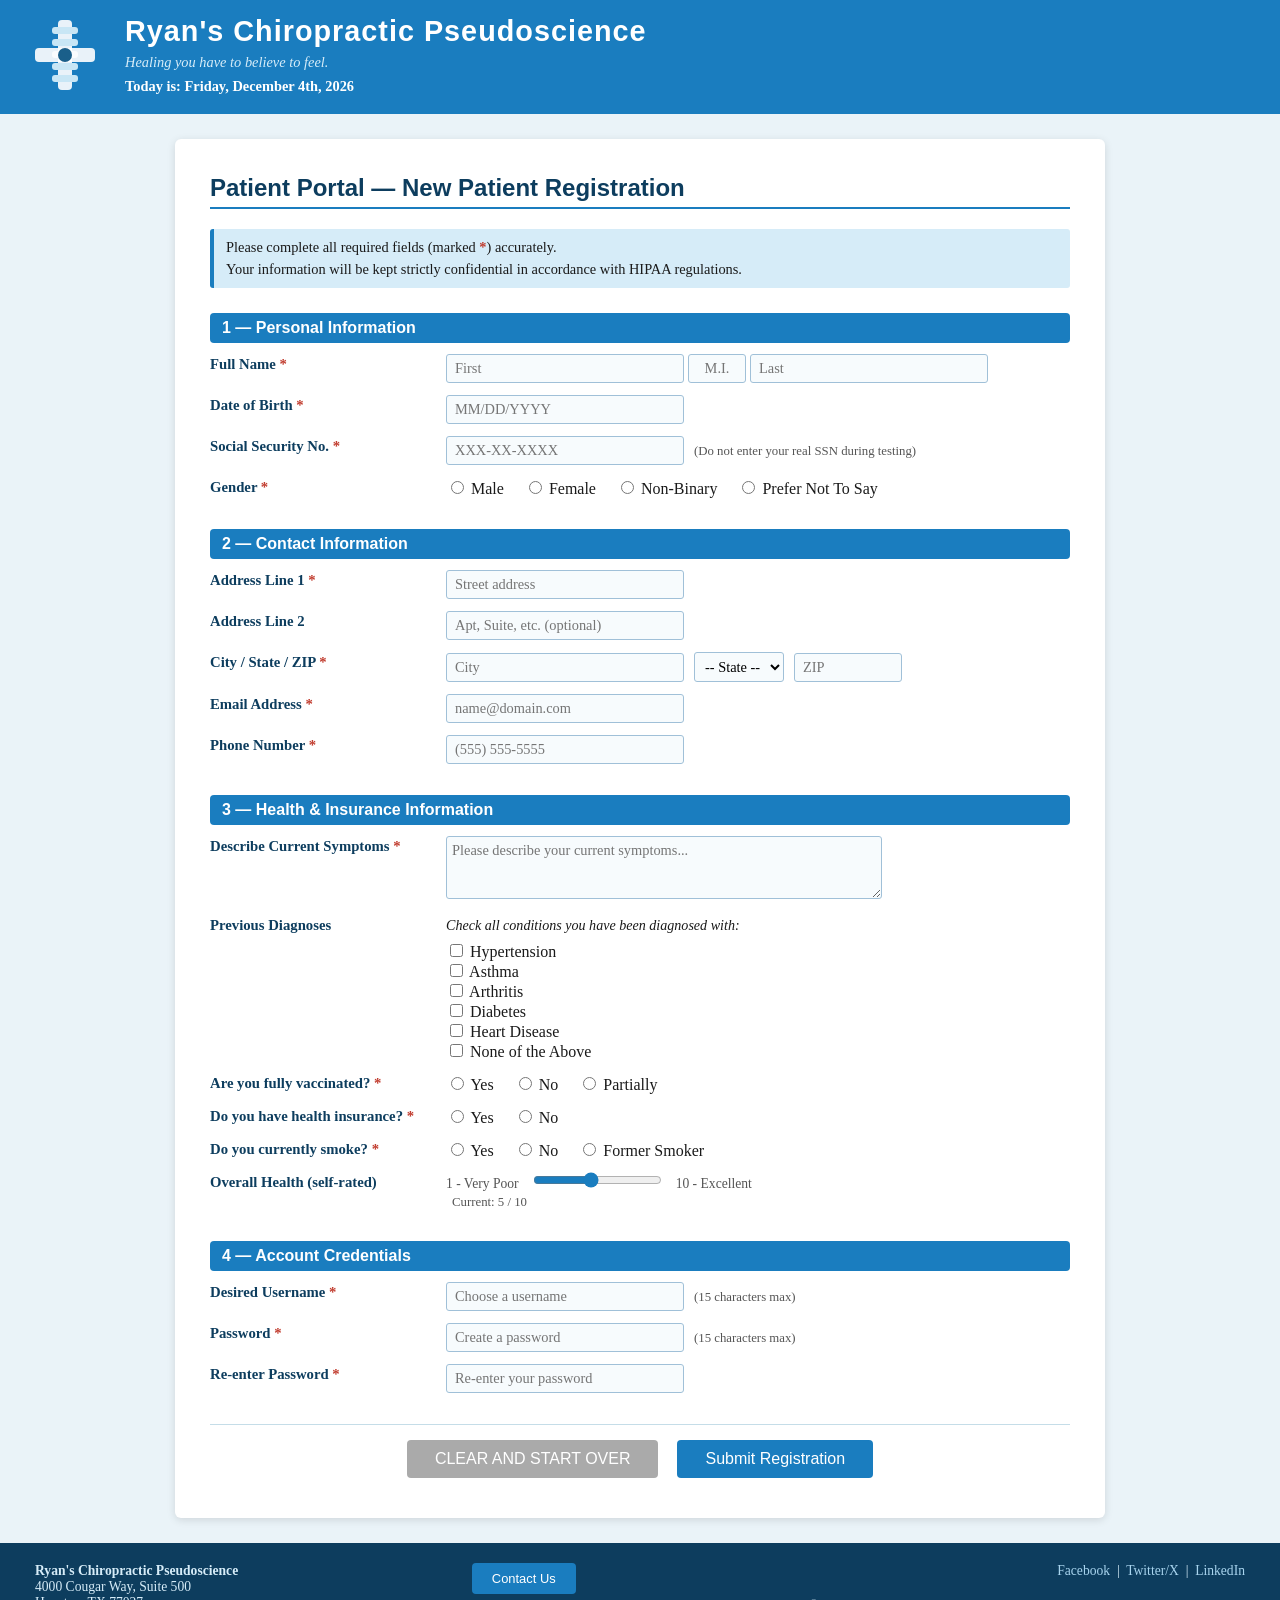
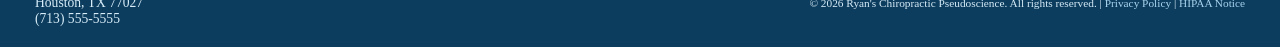
<file: mis3371/index.html>
<!--
    Program name: patient-form.html
    Author: Ryan Perez
    Date created: 06/15/2026
    Date last edited: 06/20/2026
    Version: 4.0
    Description: Patient registration form for Ryan's Chiropractic Pseudoscience.
                 Collects personal, contact, health, and account information
                 from new patients.
-->
<!DOCTYPE html>
<html lang="en">
<head>
    <meta charset="UTF-8">
    <meta name="viewport" content="width=device-width, initial-scale=1.0">
    <title>Patient Registration | Ryan's Chiropractic Pseudoscience</title>
    <!-- Link to external stylesheet -->
    <link href="style.css" rel="stylesheet">
</head>
<body>

<!-- ==================== HEADER / BANNER DIV ==================== -->
<div id="banner">
    <!-- SVG logo: a simple spine cross icon -->
    <div id="logo-area">
        <svg id="logo" xmlns="http://www.w3.org/2000/svg" viewBox="0 0 80 80" width="80" height="80" aria-label="Company logo">
            <!-- Spine column shape -->
            <rect x="33" y="5" width="14" height="70" rx="4" fill="#ffffff" opacity="0.9"/>
            <!-- Vertebra discs -->
            <rect x="27" y="12" width="26" height="7" rx="3" fill="#c8e6f5"/>
            <rect x="27" y="24" width="26" height="7" rx="3" fill="#c8e6f5"/>
            <rect x="27" y="36" width="26" height="7" rx="3" fill="#c8e6f5"/>
            <rect x="27" y="48" width="26" height="7" rx="3" fill="#c8e6f5"/>
            <rect x="27" y="60" width="26" height="7" rx="3" fill="#c8e6f5"/>
            <!-- Cross arms -->
            <rect x="10" y="33" width="60" height="14" rx="4" fill="#ffffff" opacity="0.9"/>
            <!-- Center circle -->
            <circle cx="40" cy="40" r="7" fill="#1a5f8a"/>
        </svg>
    </div>

    <div id="banner-text">
        <h1>Ryan's Chiropractic Pseudoscience</h1>
        <p id="tagline"><em>Healing you have to believe to feel.</em></p>
        <!-- Dynamic date via inline JavaScript -->
        <p id="banner-date">Today is: <span id="dynamic-date"></span></p>
    </div>
</div><!-- end banner -->

<script>
    // Inline JS to display the current day and date dynamically in the banner
    var days   = ["Sunday","Monday","Tuesday","Wednesday","Thursday","Friday","Saturday"];
    var months = ["January","February","March","April","May","June",
                  "July","August","September","October","November","December"];
    var now    = new Date();
    var day    = days[now.getDay()];
    var month  = months[now.getMonth()];
    var date   = now.getDate();
    var year   = now.getFullYear();

    // Add ordinal suffix (1st, 2nd, 3rd, 4th...)
    var suffix = "th";
    if (date === 1 || date === 21 || date === 31) suffix = "st";
    else if (date === 2 || date === 22)           suffix = "nd";
    else if (date === 3 || date === 23)           suffix = "rd";

    document.getElementById("dynamic-date").textContent =
        day + ", " + month + " " + date + suffix + ", " + year;
</script>

<!-- ==================== MAIN CONTENT DIV ==================== -->
<div id="main-content">

    <h2>Patient Portal &mdash; New Patient Registration</h2>
    <p class="intro-note">
        Please complete all required fields (marked <span class="required-star">*</span>) accurately.<br>
        Your information will be kept strictly confidential in accordance with HIPAA regulations.
    </p>

    <!-- form action goes to thankyou.html -->
    <form action="thankyou.html" id="registration-form">

        <!-- ===== SECTION 1: PERSONAL INFORMATION ===== -->
        <h3 class="section-heading">1 &mdash; Personal Information</h3>
        <table class="form-table">

            <!-- Full Name row: First, MI, Last on same line -->
            <tr>
                <td class="label-cell"><label for="fname">Full Name <span class="required-star">*</span></label></td>
                <td class="input-cell">
                    <input type="text" id="fname" name="fname" maxlength="30" minlength="2"
                           placeholder="First" required>
                    <input type="text" id="mi" name="mi" maxlength="1" minlength="0"
                           placeholder="M.I." class="mi-field">
                    <input type="text" id="lname" name="lname" maxlength="30" minlength="2"
                           placeholder="Last" required>
                </td>
            </tr>

            <!-- Date of Birth -->
            <tr>
                <td class="label-cell"><label for="dob">Date of Birth <span class="required-star">*</span></label></td>
                <td class="input-cell">
                    <input type="text" id="dob" name="dob" maxlength="10" minlength="10"
                           placeholder="MM/DD/YYYY"
                           pattern="\d{2}/\d{2}/\d{4}" required>
                </td>
            </tr>

            <!-- Social Security Number (obscured password type) -->
            <tr>
                <td class="label-cell"><label for="ssn">Social Security No. <span class="required-star">*</span></label></td>
                <td class="input-cell">
                    <input type="password" id="ssn" name="ssn" maxlength="11" minlength="11"
                           placeholder="XXX-XX-XXXX" required>
                    <span class="field-note">(Do not enter your real SSN during testing)</span>
                </td>
            </tr>

            <!-- Gender - radio buttons -->
            <tr>
                <td class="label-cell">Gender <span class="required-star">*</span></td>
                <td class="input-cell">
                    <label class="radio-label">
                        <input type="radio" name="gender" value="male" required> Male
                    </label>
                    <label class="radio-label">
                        <input type="radio" name="gender" value="female"> Female
                    </label>
                    <label class="radio-label">
                        <input type="radio" name="gender" value="nonbinary"> Non-Binary
                    </label>
                    <label class="radio-label">
                        <input type="radio" name="gender" value="notsay"> Prefer Not To Say
                    </label>
                </td>
            </tr>

        </table><!-- end section 1 table -->

        <!-- ===== SECTION 2: CONTACT INFORMATION ===== -->
        <h3 class="section-heading">2 &mdash; Contact Information</h3>
        <table class="form-table">

            <tr>
                <td class="label-cell"><label for="addr1">Address Line 1 <span class="required-star">*</span></label></td>
                <td class="input-cell">
                    <input type="text" id="addr1" name="addr1" maxlength="30" minlength="5"
                           placeholder="Street address" required>
                </td>
            </tr>

            <tr>
                <td class="label-cell"><label for="addr2">Address Line 2</label></td>
                <td class="input-cell">
                    <input type="text" id="addr2" name="addr2" maxlength="30"
                           placeholder="Apt, Suite, etc. (optional)">
                </td>
            </tr>

            <!-- City, State, Zip on same row -->
            <tr>
                <td class="label-cell"><label for="city">City / State / ZIP <span class="required-star">*</span></label></td>
                <td class="input-cell">
                    <input type="text" id="city" name="city" maxlength="30" minlength="2"
                           placeholder="City" required>

                    <!-- State dropdown with all 50 states + DC + PR -->
                    <select id="state" name="state" required>
                        <option value="">-- State --</option>
                        <option value="AL">AL</option><option value="AK">AK</option>
                        <option value="AZ">AZ</option><option value="AR">AR</option>
                        <option value="CA">CA</option><option value="CO">CO</option>
                        <option value="CT">CT</option><option value="DE">DE</option>
                        <option value="FL">FL</option><option value="GA">GA</option>
                        <option value="HI">HI</option><option value="ID">ID</option>
                        <option value="IL">IL</option><option value="IN">IN</option>
                        <option value="IA">IA</option><option value="KS">KS</option>
                        <option value="KY">KY</option><option value="LA">LA</option>
                        <option value="ME">ME</option><option value="MD">MD</option>
                        <option value="MA">MA</option><option value="MI">MI</option>
                        <option value="MN">MN</option><option value="MS">MS</option>
                        <option value="MO">MO</option><option value="MT">MT</option>
                        <option value="NE">NE</option><option value="NV">NV</option>
                        <option value="NH">NH</option><option value="NJ">NJ</option>
                        <option value="NM">NM</option><option value="NY">NY</option>
                        <option value="NC">NC</option><option value="ND">ND</option>
                        <option value="OH">OH</option><option value="OK">OK</option>
                        <option value="OR">OR</option><option value="PA">PA</option>
                        <option value="RI">RI</option><option value="SC">SC</option>
                        <option value="SD">SD</option><option value="TN">TN</option>
                        <option value="TX">TX</option><option value="UT">UT</option>
                        <option value="VT">VT</option><option value="VA">VA</option>
                        <option value="WA">WA</option><option value="WV">WV</option>
                        <option value="WI">WI</option><option value="WY">WY</option>
                        <option value="DC">DC</option><option value="PR">PR</option>
                    </select>

                    <!-- Zip: text type (NOT number) -->
                    <input type="text" id="zip" name="zip" maxlength="10" minlength="5"
                           placeholder="ZIP" pattern="\d{5}(-\d{4})?" required
                           class="zip-field">
                </td>
            </tr>

            <tr>
                <td class="label-cell"><label for="email">Email Address <span class="required-star">*</span></label></td>
                <td class="input-cell">
                    <input type="email" id="email" name="email" maxlength="40" minlength="5"
                           placeholder="name@domain.com" required>
                </td>
            </tr>

            <tr>
                <td class="label-cell"><label for="phone">Phone Number <span class="required-star">*</span></label></td>
                <td class="input-cell">
                    <input type="tel" id="phone" name="phone" maxlength="14" minlength="14"
                           placeholder="(555) 555-5555"
                           pattern="\(\d{3}\) \d{3}-\d{4}" required>
                </td>
            </tr>

        </table><!-- end section 2 table -->

        <!-- ===== SECTION 3: HEALTH & INSURANCE INFORMATION ===== -->
        <h3 class="section-heading">3 &mdash; Health &amp; Insurance Information</h3>
        <table class="form-table">

            <!-- Text area for current symptoms (3 rows x 50 cols) -->
            <tr>
                <td class="label-cell"><label for="symptoms">Describe Current Symptoms <span class="required-star">*</span></label></td>
                <td class="input-cell">
                    <textarea id="symptoms" name="symptoms" rows="3" cols="50"
                              placeholder="Please describe your current symptoms..."></textarea>
                </td>
            </tr>

            <!-- Checkboxes -->
            <tr>
                <td class="label-cell">Previous Diagnoses</td>
                <td class="input-cell">
                    <p class="checkbox-prompt">Check all conditions you have been diagnosed with:</p>
                    <label class="check-label">
                        <input type="checkbox" name="conditions" value="hypertension"> Hypertension
                    </label><br>
                    <label class="check-label">
                        <input type="checkbox" name="conditions" value="asthma"> Asthma
                    </label><br>
                    <label class="check-label">
                        <input type="checkbox" name="conditions" value="arthritis"> Arthritis
                    </label><br>
                    <label class="check-label">
                        <input type="checkbox" name="conditions" value="diabetes"> Diabetes
                    </label><br>
                    <label class="check-label">
                        <input type="checkbox" name="conditions" value="heartdisease"> Heart Disease
                    </label><br>
                    <label class="check-label">
                        <input type="checkbox" name="conditions" value="none"> None of the Above
                    </label>
                </td>
            </tr>

            <!-- Radio Buttons Set 1: Vaccination status -->
            <tr>
                <td class="label-cell">Are you fully vaccinated? <span class="required-star">*</span></td>
                <td class="input-cell">
                    <label class="radio-label">
                        <input type="radio" name="vaccinated" value="yes" required> Yes
                    </label>
                    <label class="radio-label">
                        <input type="radio" name="vaccinated" value="no"> No
                    </label>
                    <label class="radio-label">
                        <input type="radio" name="vaccinated" value="partial"> Partially
                    </label>
                </td>
            </tr>

            <!-- Radio Buttons Set 2: Insurance -->
            <tr>
                <td class="label-cell">Do you have health insurance? <span class="required-star">*</span></td>
                <td class="input-cell">
                    <label class="radio-label">
                        <input type="radio" name="insurance" value="yes" required> Yes
                    </label>
                    <label class="radio-label">
                        <input type="radio" name="insurance" value="no"> No
                    </label>
                </td>
            </tr>

            <!-- Radio Buttons Set 3: Smoking status -->
            <tr>
                <td class="label-cell">Do you currently smoke? <span class="required-star">*</span></td>
                <td class="input-cell">
                    <label class="radio-label">
                        <input type="radio" name="smoker" value="yes" required> Yes
                    </label>
                    <label class="radio-label">
                        <input type="radio" name="smoker" value="no"> No
                    </label>
                    <label class="radio-label">
                        <input type="radio" name="smoker" value="former"> Former Smoker
                    </label>
                </td>
            </tr>

            <!-- Slide bar for overall health rating -->
            <tr>
                <td class="label-cell"><label for="health-rating">Overall Health (self-rated)</label></td>
                <td class="input-cell">
                    <span class="slider-label">1 - Very Poor</span>
                    <input type="range" id="health-rating" name="health_rating"
                           min="1" max="10" value="5"
                           oninput="document.getElementById('rating-display').textContent = this.value">
                    <span class="slider-label">10 - Excellent</span>
                    <br>
                    <span class="field-note">Current: <span id="rating-display">5</span> / 10</span>
                </td>
            </tr>

        </table><!-- end section 3 table -->

        <!-- ===== SECTION 4: ACCOUNT CREDENTIALS ===== -->
        <h3 class="section-heading">4 &mdash; Account Credentials</h3>
        <table class="form-table">

            <!-- Username -->
            <tr>
                <td class="label-cell"><label for="username">Desired Username <span class="required-star">*</span></label></td>
                <td class="input-cell">
                    <input type="text" id="username" name="username" maxlength="15" minlength="6"
                           placeholder="Choose a username" required>
                    <span class="field-note">(15 characters max)</span>
                </td>
            </tr>

            <!-- Password -->
            <tr>
                <td class="label-cell"><label for="password">Password <span class="required-star">*</span></label></td>
                <td class="input-cell">
                    <input type="password" id="password" name="password" maxlength="15" minlength="8"
                           placeholder="Create a password" required>
                    <span class="field-note">(15 characters max)</span>
                </td>
            </tr>

            <!-- Re-enter Password -->
            <tr>
                <td class="label-cell"><label for="password2">Re-enter Password <span class="required-star">*</span></label></td>
                <td class="input-cell">
                    <input type="password" id="password2" name="password2"
                           placeholder="Re-enter your password" required>
                </td>
            </tr>

        </table><!-- end section 4 table -->

        <!-- ===== FORM BUTTONS ===== -->
        <div id="form-buttons">
            <input type="reset"  value="CLEAR AND START OVER" id="btn-reset">
            <input type="submit" value="Submit Registration"  id="btn-submit">
        </div>

    </form><!-- end registration-form -->

</div><!-- end main-content -->

<!-- ==================== FOOTER DIV ==================== -->
<div id="footer">
    <div id="footer-left">
        <strong>Ryan's Chiropractic Pseudoscience</strong><br>
        4000 Cougar Way, Suite 500<br>
        Houston, TX 77027<br>
        (713) 555-5555
    </div>

    <div id="footer-center">
        <!-- Clickable element in footer-->
        <button id="btn-contact"
                onclick="alert('Contact us at info@ryanschiropseudoscience.com or call (713) 555-5555')">
            Contact Us
        </button>
    </div>

    <div id="footer-right">
        <!-- Social media links -->
        <a href="https://www.facebook.com"  target="_blank">Facebook</a> &nbsp;|&nbsp;
        <a href="https://www.twitter.com"   target="_blank">Twitter/X</a> &nbsp;|&nbsp;
        <a href="https://www.linkedin.com"  target="_blank">LinkedIn</a>
        <br><br>
        <small>&copy; 2026 Ryan's Chiropractic Pseudoscience. All rights reserved. |
               <a href="#">Privacy Policy</a> | <a href="#">HIPAA Notice</a></small>
    </div>
</div><!-- end footer -->

<!--
    END OF FILE: patient-form.html
    Author: Ryan Perez | MIS 3371
-->
</body>
</html>
</file>
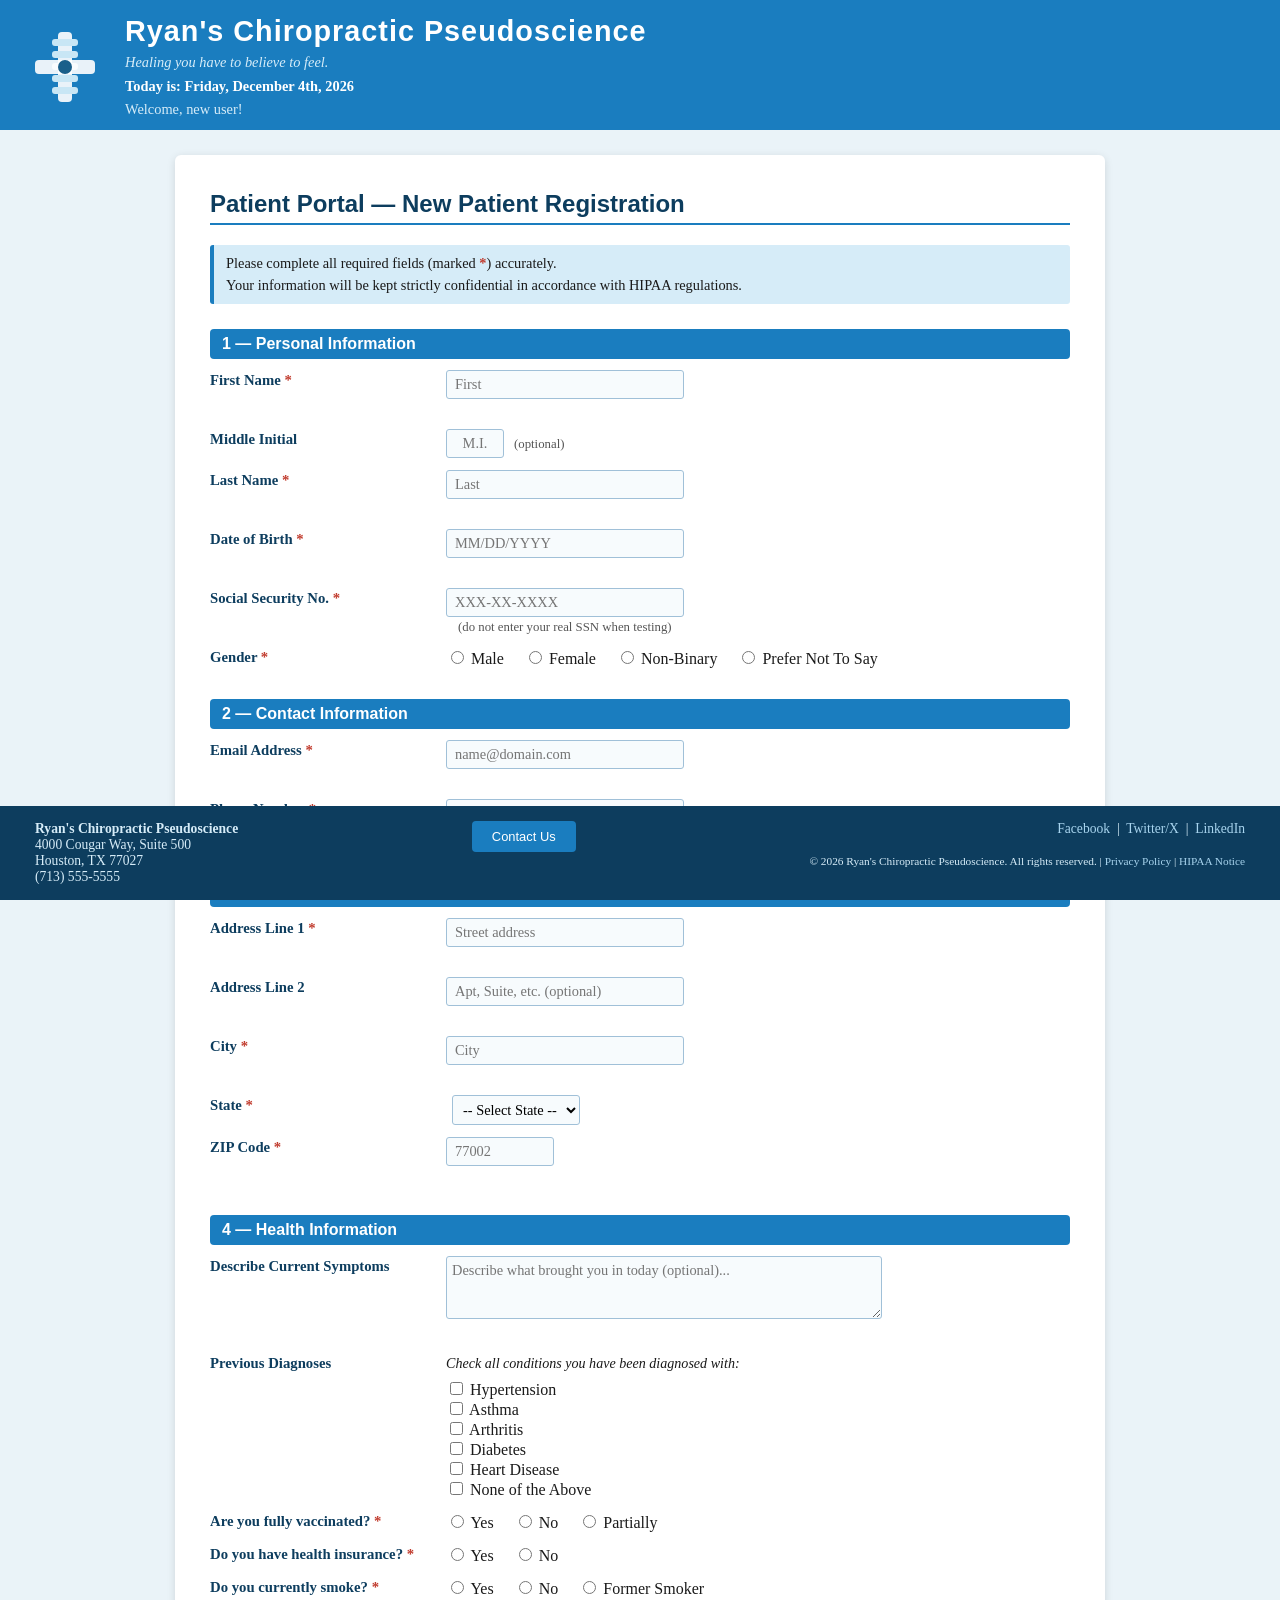
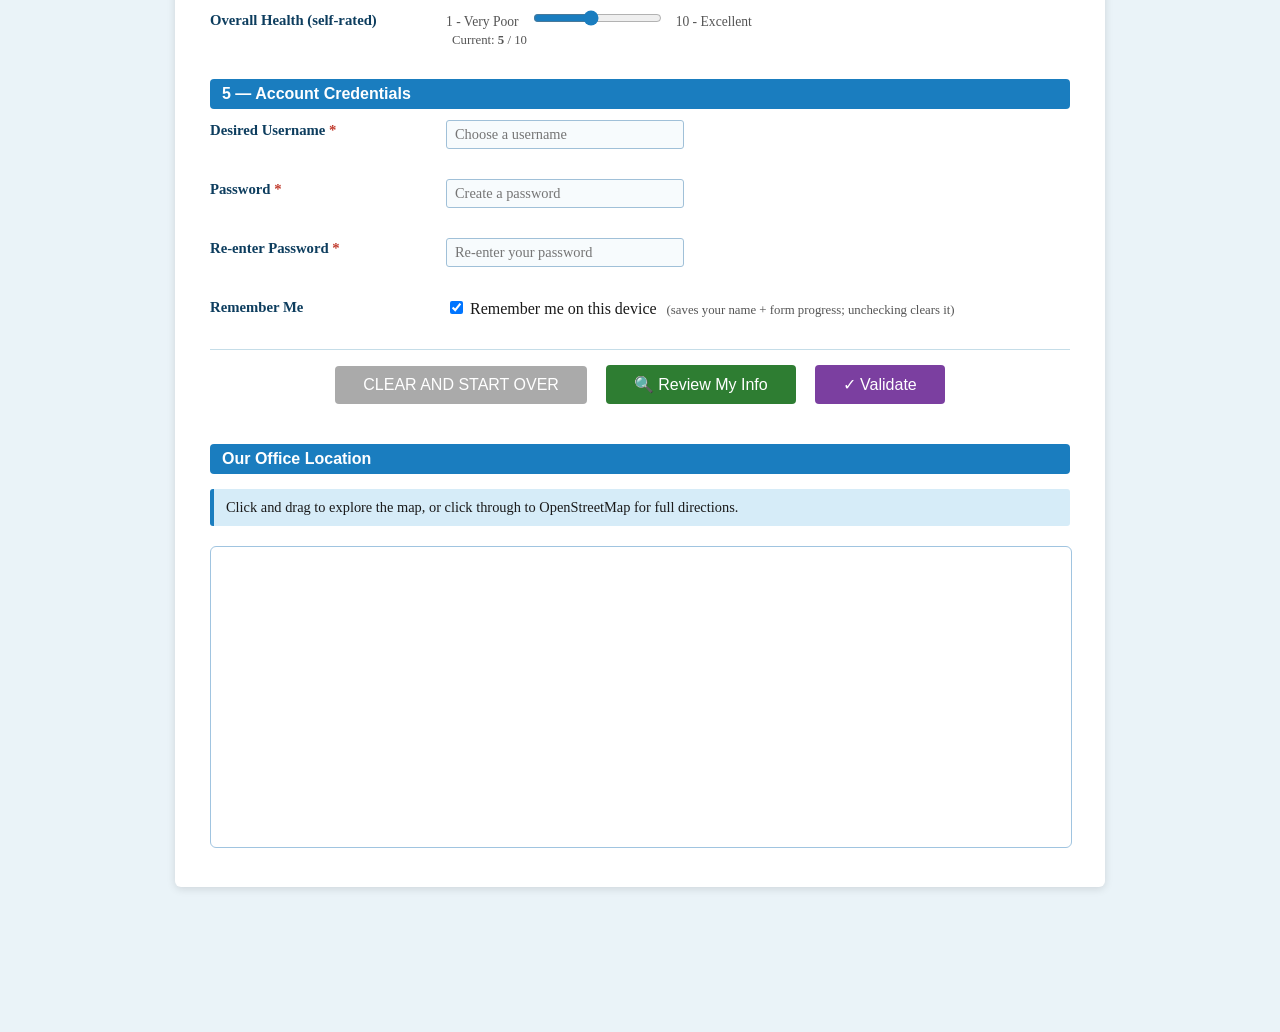
<file: mis3371/homework4/index.html>
<!--
    Program name: homework3.html
    Author: Ryan Perez
    Date created: 06/15/2026
    Date last edited: 07/10/2026
    Version: 9.0
    Description: HW3 patient registration form for Ryan's Chiropractic
                 Pseudoscience. All validation is in scripts.js (except date).
                 Every field has a title attribute, a regex pattern,
                 and an inline error span that JS writes into as the
                 user types (oninput) or leaves (onblur) each field.
                 Error messages stay on screen until corrected.
                 A VALIDATE button runs a full check of all fields and
                 only reveals the Submit button when zero errors remain.
                 The Review button shows all entered data on the same page.

    Sources & credits:
    - HTML form input attributes (pattern, title, minlength, maxlength):
      https://www.w3schools.com/html/html_form_attributes.asp
    - HTML input types reference:
      https://www.w3schools.com/html/html_form_input_types.asp
    - State dropdown list is just the 50 US states + DC + PR - typed in VScode
    - AI assistance (Claude by Anthropic) was used to debug
      portions of this file.
-->
<!DOCTYPE html>
<html lang="en">
<head>
    <meta charset="UTF-8">
    <meta name="viewport" content="width=device-width, initial-scale=1.0">
    <title>Patient Registration | Ryan's Chiropractic Pseudoscience</title>
    <link href="style.css" rel="stylesheet">
    <!-- external JS - defer means it loads after the HTML is fully parsed -->
    <script src="scripts.js" defer></script>
</head>
<body>

<!-- ==================== HEADER / BANNER ====================
     Per HW4 the banner now lives in its own file (banner.html) and is
     loaded here through an <iframe>. style.css pins #banner-frame to
     the top of the screen with position:fixed, so the header stays
     visible while the page scrolls. This iframe protects the
     header and is kept separate from the clickable map iframe
     further down in the body. -->

<iframe id="banner-frame" src="banner.html?v=2" title="Site header" scrolling="no"></iframe>
    
<!-- ==================== MAIN CONTENT ==================== -->
<div id="main-content">

    <h2>Patient Portal &mdash; New Patient Registration</h2>
    <p class="intro-note">
        Please complete all required fields (marked <span class="required-star">*</span>) accurately.<br>
        Your information will be kept strictly confidential in accordance with HIPAA regulations.
    </p>

    <!--
        onsubmit calls validateForm() in scripts.js for a final check.
        If validateForm() returns false, the form does NOT submit.
        If it returns true, the form submits to thankyou.html.
    -->
    <form action="thankyou.html" id="registration-form" onsubmit="return validateForm()">

        <!-- ===== SECTION 1: PERSONAL INFORMATION ===== -->
        <h3 class="section-heading">1 &mdash; Personal Information</h3>
        <table class="form-table">

            <!-- First Name -->
            <tr>
                <td class="label-cell">
                    <label for="fname">First Name <span class="required-star">*</span></label>
                </td>
                <td class="input-cell">
                    <!--
                        pattern only allows letters, apostrophes, and dashes.
                        oninput fires checkFname() in scripts.js as the user types
                        so they see the error message immediately, not just on submit.
                        Pattern reference: w3schools.com/html/html_form_attributes.asp
                    -->
                    <input type="text" id="fname" name="fname"
                           placeholder="First" maxlength="30" minlength="1" required
                           pattern="[A-Za-z'\-]+"
                           title="First name: letters, apostrophes, and dashes only. No numbers or special characters. (1-30 characters)"
                           oninput="checkFname()" onblur="saveNameCookie()">
                    <br><span id="fname-msg" class="field-note"></span>
                </td>
            </tr>

            <!-- Middle Initial -->
            <tr>
                <td class="label-cell">
                    <label for="mi">Middle Initial</label>
                </td>
                <td class="input-cell">
                    <input type="text" id="mi" name="mi"
                           placeholder="M.I." maxlength="1" class="mi-field"
                           pattern="[A-Za-z]"
                           title="Middle initial: one letter only. This field is optional.">
                    <span class="field-note">(optional)</span>
                </td>
            </tr>

            <!-- Last Name -->
            <tr>
                <td class="label-cell">
                    <label for="lname">Last Name <span class="required-star">*</span></label>
                </td>
                <td class="input-cell">
                    <!--
                        Last name allows digits 2-5 for suffixes (2nd, 3rd, 4th, 5th).
                        Same oninput live validation as first name.
                    -->
                    <input type="text" id="lname" name="lname"
                           placeholder="Last" maxlength="30" minlength="1" required
                           pattern="[A-Za-z'\-2-5\s]+"
                           title="Last name: letters, apostrophes, dashes, and numbers 2-5 only (e.g. O'Brien or Smith 3rd). (1-30 characters)"
                           oninput="checkLname()">
                    <br><span id="lname-msg" class="field-note"></span>
                </td>
            </tr>

            <!-- Date of Birth -->
            <tr>
                <td class="label-cell">
                    <label for="dob">Date of Birth <span class="required-star">*</span></label>
                </td>
                <td class="input-cell">
                    <!--
                        type="text" with pattern enforces MM/DD/YYYY.
                        onblur fires checkDOB() which also validates the date range.
                    -->
                    <input type="text" id="dob" name="dob"
                           placeholder="MM/DD/YYYY" maxlength="10" minlength="10" required
                           pattern="\d{2}/\d{2}/\d{4}"
                           title="Date of birth in MM/DD/YYYY format (e.g. 06/15/1990). Cannot be in the future or more than 120 years ago."
                           oninput="checkDOB()" onblur="checkDOB()">
                    <br><span id="dob-msg" class="field-note"></span>
                </td>
            </tr>

            <!-- Social Security Number - type=password so it shows as dots -->
            <tr>
                <td class="label-cell">
                    <label for="ssn">Social Security No. <span class="required-star">*</span></label>
                </td>
                <td class="input-cell">
                    <!--
                        type="password" makes it show *** while typing
                        onblur fires checkSSN() for format validation.
                    -->
                    <input type="password" id="ssn" name="ssn"
                           placeholder="XXX-XX-XXXX" maxlength="11" minlength="9" required
                           pattern="\d{3}-?\d{2}-?\d{4}"
                           title="Social Security Number: 9 digits, auto-formatted as XXX-XX-XXXX as you type. Characters are hidden for security. Do NOT use a real SSN when testing."
                           oninput="formatSSN()" onblur="checkSSN()">
                    <br><span id="ssn-msg" class="field-note"></span>
                    <span class="field-note">(do not enter your real SSN when testing)</span>
                </td>
            </tr>

            <!-- Gender - radio buttons, 4 options -->
            <tr>
                <td class="label-cell">Gender <span class="required-star">*</span></td>
                <td class="input-cell">
                    <label class="radio-label">
                        <input type="radio" name="gender" value="Male" required
                               title="Select your gender - required"> Male
                    </label>
                    <label class="radio-label">
                        <input type="radio" name="gender" value="Female"
                               title="Select your gender"> Female
                    </label>
                    <label class="radio-label">
                        <input type="radio" name="gender" value="Non-Binary"
                               title="Select your gender"> Non-Binary
                    </label>
                    <label class="radio-label">
                        <input type="radio" name="gender" value="Prefer Not To Say"
                               title="Select your gender"> Prefer Not To Say
                    </label>
                </td>
            </tr>

        </table>

        <!-- ===== SECTION 2: CONTACT INFORMATION ===== -->
        <h3 class="section-heading">2 &mdash; Contact Information</h3>
        <table class="form-table">

            <tr>
                <td class="label-cell">
                    <label for="email">Email Address <span class="required-star">*</span></label>
                </td>
                <td class="input-cell">
                    <!--
                        type="email" gives basic browser-level validation.
                        onblur fires checkEmail() for a more specific check.
                    -->
                    <input type="email" id="email" name="email"
                           placeholder="name@domain.com" maxlength="80" required
                           title="Enter a valid email address in name@domain.tld format (e.g. john@example.com)"
                           onblur="checkEmail()">
                    <br><span id="email-msg" class="field-note"></span>
                </td>
            </tr>

            <tr>
                <td class="label-cell">
                    <label for="phone">Phone Number <span class="required-star">*</span></label>
                </td>
                <td class="input-cell">
                    <!--
                        pattern enforces exactly 000-000-0000 format.
                    -->
                    <input type="tel" id="phone" name="phone"
                           placeholder="000-000-0000" maxlength="12" required
                           pattern="\d{3}-\d{3}-\d{4}"
                           title="Phone number must be in 000-000-0000 format (e.g. 713-555-1234)"
                           onblur="checkPhone()">
                    <br><span id="phone-msg" class="field-note"></span>
                </td>
            </tr>

        </table>

        <!-- ===== SECTION 3: ADDRESS ===== -->
        <h3 class="section-heading">3 &mdash; Address</h3>
        <table class="form-table">

            <tr>
                <td class="label-cell">
                    <label for="addr1">Address Line 1 <span class="required-star">*</span></label>
                </td>
                <td class="input-cell">
                    <input type="text" id="addr1" name="addr1"
                           placeholder="Street address" maxlength="30" minlength="2" required
                           title="Street address, required. Must be 2 to 30 characters."
                           onblur="checkAddr1()">
                    <br><span id="addr1-msg" class="field-note"></span>
                </td>
            </tr>

            <tr>
                <td class="label-cell">
                    <label for="addr2">Address Line 2</label>
                </td>
                <td class="input-cell">
                    <input type="text" id="addr2" name="addr2"
                           placeholder="Apt, Suite, etc. (optional)" maxlength="30"
                           title="Apartment, suite, or unit - optional. If entered, must be 2 to 30 characters."
                           onblur="checkAddr2()">
                    <br><span id="addr2-msg" class="field-note"></span>
                </td>
            </tr>

            <tr>
                <td class="label-cell">
                    <label for="city">City <span class="required-star">*</span></label>
                </td>
                <td class="input-cell">
                    <input type="text" id="city" name="city"
                           placeholder="City" maxlength="30" minlength="2" required
                           title="City name, required. Must be 2 to 30 characters."
                           onblur="checkCity()">
                    <br><span id="city-msg" class="field-note"></span>
                </td>
            </tr>

            <tr>
                <td class="label-cell">
                    <label for="state">State <span class="required-star">*</span></label>
                </td>
                <td class="input-cell">
                    <!--
                        Dropdown with all 50 states + DC + PR.
                        Blank first option
                        State list typed with help from VS code
                    -->
                    <select id="state" name="state" required
                            title="Select your state - you must choose a valid state from the list">
                        <option value="">-- Select State --</option>
                        <option value="AL">AL</option><option value="AK">AK</option>
                        <option value="AZ">AZ</option><option value="AR">AR</option>
                        <option value="CA">CA</option><option value="CO">CO</option>
                        <option value="CT">CT</option><option value="DE">DE</option>
                        <option value="DC">DC</option><option value="FL">FL</option>
                        <option value="GA">GA</option><option value="HI">HI</option>
                        <option value="ID">ID</option><option value="IL">IL</option>
                        <option value="IN">IN</option><option value="IA">IA</option>
                        <option value="KS">KS</option><option value="KY">KY</option>
                        <option value="LA">LA</option><option value="ME">ME</option>
                        <option value="MD">MD</option><option value="MA">MA</option>
                        <option value="MI">MI</option><option value="MN">MN</option>
                        <option value="MS">MS</option><option value="MO">MO</option>
                        <option value="MT">MT</option><option value="NE">NE</option>
                        <option value="NV">NV</option><option value="NH">NH</option>
                        <option value="NJ">NJ</option><option value="NM">NM</option>
                        <option value="NY">NY</option><option value="NC">NC</option>
                        <option value="ND">ND</option><option value="OH">OH</option>
                        <option value="OK">OK</option><option value="OR">OR</option>
                        <option value="PA">PA</option><option value="PR">PR</option>
                        <option value="RI">RI</option><option value="SC">SC</option>
                        <option value="SD">SD</option><option value="TN">TN</option>
                        <option value="TX">TX</option>
                        <option value="UT">UT</option><option value="VT">VT</option>
                        <option value="VA">VA</option><option value="WA">WA</option>
                        <option value="WV">WV</option><option value="WI">WI</option>
                        <option value="WY">WY</option>
                    </select>
                </td>
            </tr>

            <tr>
                <td class="label-cell">
                    <label for="zip">ZIP Code <span class="required-star">*</span></label>
                </td>
                <td class="input-cell">
                    <!--
                        Allows ZIP+4 format (77002-1234). onblur truncates to 5 digits and redisplays.
                        Text instead of number for ZIP
                    -->
                    <input type="text" id="zip" name="zip"
                           placeholder="77002" maxlength="10" minlength="5" required
                           class="zip-field"
                           pattern="\d{5}(-\d{4})?"
                           title="ZIP code: 5 digits required (e.g. 77002). ZIP+4 format also accepted (e.g. 77002-1234) and will be truncated to 5 digits."
                           onblur="checkZip()">
                    <br><span id="zip-msg" class="field-note"></span>
                </td>
            </tr>

        </table>

        <!-- ===== SECTION 4: HEALTH INFORMATION ===== -->
        <h3 class="section-heading">4 &mdash; Health Information</h3>
        <table class="form-table">

            <!-- Symptoms text area -->
            <tr>
                <td class="label-cell">
                    <label for="symptoms">Describe Current Symptoms</label>
                </td>
                <td class="input-cell">
                    <!--
                        The title warns about double-quotes
                        since those can break database queries if not escaped.
                        Textareas don't support the pattern attribute so we handle
                        it in the title.
                    -->
                    <textarea id="symptoms" name="symptoms" rows="3" cols="50"
                              placeholder="Describe what brought you in today (optional)..."
                              title="Optional: describe your current symptoms. Avoid using double-quote characters (&quot;) as they can cause issues with data storage."
                              oninput="checkSymptoms()"></textarea>
                    <br><span id="symptoms-msg" class="field-note"></span>
                </td>
            </tr>

            <!-- Checkboxes -->
            <!--
                Previous Diagnoses - new for HW4. This checkbox list is no
                longer hardcoded; loadConditions() in scripts.js fetches it
                from conditions.json using the Fetch API and builds the
                checkboxes below at page load.
            -->
            <tr>
                <td class="label-cell">Previous Diagnoses</td>
                <td class="input-cell" id="conditions-container">
                    <p class="checkbox-prompt">Loading conditions list&hellip;</p>
                </td>
            </tr>

            <!-- Radio set 1: Vaccination -->
            <tr>
                <td class="label-cell">Are you fully vaccinated? <span class="required-star">*</span></td>
                <td class="input-cell">
                    <label class="radio-label">
                        <input type="radio" name="vaccinated" value="Yes" required
                               title="Select your vaccination status"> Yes
                    </label>
                    <label class="radio-label">
                        <input type="radio" name="vaccinated" value="No"
                               title="Select your vaccination status"> No
                    </label>
                    <label class="radio-label">
                        <input type="radio" name="vaccinated" value="Partially"
                               title="Select your vaccination status"> Partially
                    </label>
                </td>
            </tr>

            <!-- Radio set 2: Insurance -->
            <tr>
                <td class="label-cell">Do you have health insurance? <span class="required-star">*</span></td>
                <td class="input-cell">
                    <label class="radio-label">
                        <input type="radio" name="insurance" value="Yes" required
                               title="Select whether you currently have health insurance"> Yes
                    </label>
                    <label class="radio-label">
                        <input type="radio" name="insurance" value="No"
                               title="Select whether you currently have health insurance"> No
                    </label>
                </td>
            </tr>

            <!-- Radio set 3: Smoking -->
            <tr>
                <td class="label-cell">Do you currently smoke? <span class="required-star">*</span></td>
                <td class="input-cell">
                    <label class="radio-label">
                        <input type="radio" name="smoker" value="Yes" required
                               title="Select your smoking status"> Yes
                    </label>
                    <label class="radio-label">
                        <input type="radio" name="smoker" value="No"
                               title="Select your smoking status"> No
                    </label>
                    <label class="radio-label">
                        <input type="radio" name="smoker" value="Former Smoker"
                               title="Select your smoking status"> Former Smoker
                    </label>
                </td>
            </tr>

            <!-- Slider - oninput calls updateSlider() in scripts.js -->
            <tr>
                <td class="label-cell">
                    <label for="health-rating">Overall Health (self-rated)</label>
                </td>
                <td class="input-cell">
                    <span class="slider-label">1 - Very Poor</span>
                    <!--
                        oninput fires every time the slider moves, updating
                        the number display in real time.
                        Reference: w3schools.com/jsref/event_oninput.asp
                    -->
                    <input type="range" id="health-rating" name="health_rating"
                           min="1" max="10" value="5"
                           oninput="updateSlider(this.value)"
                           title="Slide to rate your overall health: 1 is very poor, 10 is excellent">
                    <span class="slider-label">10 - Excellent</span>
                    <br>
                    <!-- this span is updated live by updateSlider() in scripts.js -->
                    <span class="field-note">Current: <strong><span id="rating-display">5</span></strong> / 10</span>
                </td>
            </tr>

        </table>

        <!-- ===== SECTION 5: ACCOUNT CREDENTIALS ===== -->
        <h3 class="section-heading">5 &mdash; Account Credentials</h3>
        <table class="form-table">

            <tr>
                <td class="label-cell">
                    <label for="username">Desired Username <span class="required-star">*</span></label>
                </td>
                <td class="input-cell">
                    <!--
                        onblur fires checkUsername() which also auto-lowercases the value.
                        Pattern: must start with a letter, then letters/numbers/underscore/dash.
                    -->
                    <input type="text" id="username" name="username"
                           placeholder="Choose a username" maxlength="20" minlength="5" required
                           pattern="[a-zA-Z][a-zA-Z0-9_\-]{4,19}"
                           title="Username: 5 to 20 characters. Must start with a letter. Only letters, numbers, underscores, and dashes allowed. No spaces. Will be converted to lowercase automatically."
                           onblur="checkUsername()">
                    <br><span id="username-msg" class="field-note"></span>
                </td>
            </tr>

            <tr>
                <td class="label-cell">
                    <label for="password">Password <span class="required-star">*</span></label>
                </td>
                <td class="input-cell">
                    <!--
                        oninput fires checkPassword() for live feedback as they type.
                    -->
                    <input type="password" id="password" name="password"
                           placeholder="Create a password" maxlength="30" minlength="8" required
                           title="Password: 8 to 30 characters. Must include at least one uppercase letter, one lowercase letter, one number, and one special character (e.g. ! @ # %). Double-quotes are not allowed. Cannot contain your username."
                           oninput="checkPassword()">
                    <br><span id="pw-msg" class="field-note"></span>
                </td>
            </tr>

            <tr>
                <td class="label-cell">
                    <label for="password2">Re-enter Password <span class="required-star">*</span></label>
                </td>
                <td class="input-cell">
                    <!--
                        oninput fires checkPasswordMatch() for live comparison.
                    -->
                    <input type="password" id="password2" name="password2"
                           placeholder="Re-enter your password" maxlength="30" minlength="8" required
                           title="Re-enter your password exactly as you typed it above. Both fields must match."
                           oninput="checkPasswordMatch()">
                    <br><span id="pw2-msg" class="field-note"></span>
                </td>
            </tr>

            <!-- Remember Me - new for HW4. Drives the name cookie + local storage. -->
            <tr>
                <td class="label-cell">Remember Me</td>
                <td class="input-cell">
                    <label class="check-label">
                        <input type="checkbox" id="remember-me" name="remember_me" checked
                               onchange="handleRememberMeChange()"
                               title="Keep a cookie with your first name (up to 48 hours) and save your form progress on this device">
                        Remember me on this device
                    </label>
                    <span class="field-note">(saves your name + form progress; unchecking clears it)</span>
                </td>
            </tr>

        </table>

        <!-- ===== FORM BUTTONS ===== -->
        <div id="form-buttons">
            <input type="reset" value="CLEAR AND START OVER" id="btn-reset"
                   onclick="clearAllMessages()">
            <!-- Review button calls showReview() - does NOT submit the form -->
            <button type="button" id="btn-review" onclick="showReview()">&#128269; Review My Info</button>
            <!--
                VALIDATE button: runs every field check in scripts.js and counts errors.
                If zero errors remain, it reveals the Submit button below.
                If errors remain, they stay on screen so the user can fix them.
            -->
            <button type="button" id="btn-validate" onclick="validateAllFields()">&#10003; Validate</button>
            <!--
                SUBMIT button: hidden until Validate passes with no errors.
                validateAllFields() in scripts.js sets it to visible when ready.
            -->
            <input type="submit" value="Submit Registration" id="btn-submit"
                   style="display:none;">
        </div>
        <!-- Message area for the Validate button result - pre-defined so the page does not jump -->
        <p id="validate-msg" class="field-note" style="text-align:center; margin-top:10px; font-size:1em;"></p>

    </form>

    <!--
        OFFICE LOCATION MAP - new for HW4. This is the iframe requirement,
        embedding external, clickable content (an OpenStreetMap view of the
        office address from the footer) directly in the page body.
    -->
    <h3 class="section-heading">Our Office Location</h3>
    <p class="intro-note">Click and drag to explore the map, or click through to OpenStreetMap for full directions.</p>
    <iframe id="map-frame"
            src="https://www.openstreetmap.org/export/embed.html?bbox=-95.4750%2C29.7250%2C-95.4400%2C29.7550&amp;layer=mapnik&amp;marker=29.7400%2C-95.4575"
            title="Map of our office location"></iframe>

    <!--
        REVIEW PANEL - hidden by default. showReview() in scripts.js
        fills this with a formatted table of everything the user entered.
        It appears below the form, on the same page, without reloading.
    -->
    <div id="review-panel" style="display:none; margin-top:30px; border-top:2px solid #1a7dbf; padding-top:20px;">
    </div>

</div> <!-- end main-content -->

<!-- ==================== FOOTER ==================== -->
<div id="footer">
    <div id="footer-left">
        <strong>Ryan's Chiropractic Pseudoscience</strong><br>
        4000 Cougar Way, Suite 500<br>
        Houston, TX 77027<br>
        (713) 555-5555
    </div>
    <div id="footer-center">
        <button id="btn-contact"
                onclick="alert('Contact us at info@ryanschiropseudoscience.com or call (713) 555-5555')">
            Contact Us
        </button>
    </div>
    <div id="footer-right">
        <a href="https://www.facebook.com" target="_blank">Facebook</a> &nbsp;|&nbsp;
        <a href="https://www.twitter.com"  target="_blank">Twitter/X</a> &nbsp;|&nbsp;
        <a href="https://www.linkedin.com" target="_blank">LinkedIn</a>
        <br><br>
        <small>&copy; 2026 Ryan's Chiropractic Pseudoscience. All rights reserved. |
               <a href="#">Privacy Policy</a> | <a href="#">HIPAA Notice</a></small>
    </div>
</div>

<!--
    END OF FILE: index.html
    Author: Ryan Perez | MIS 3371
-->
</body>
</html>
</file>
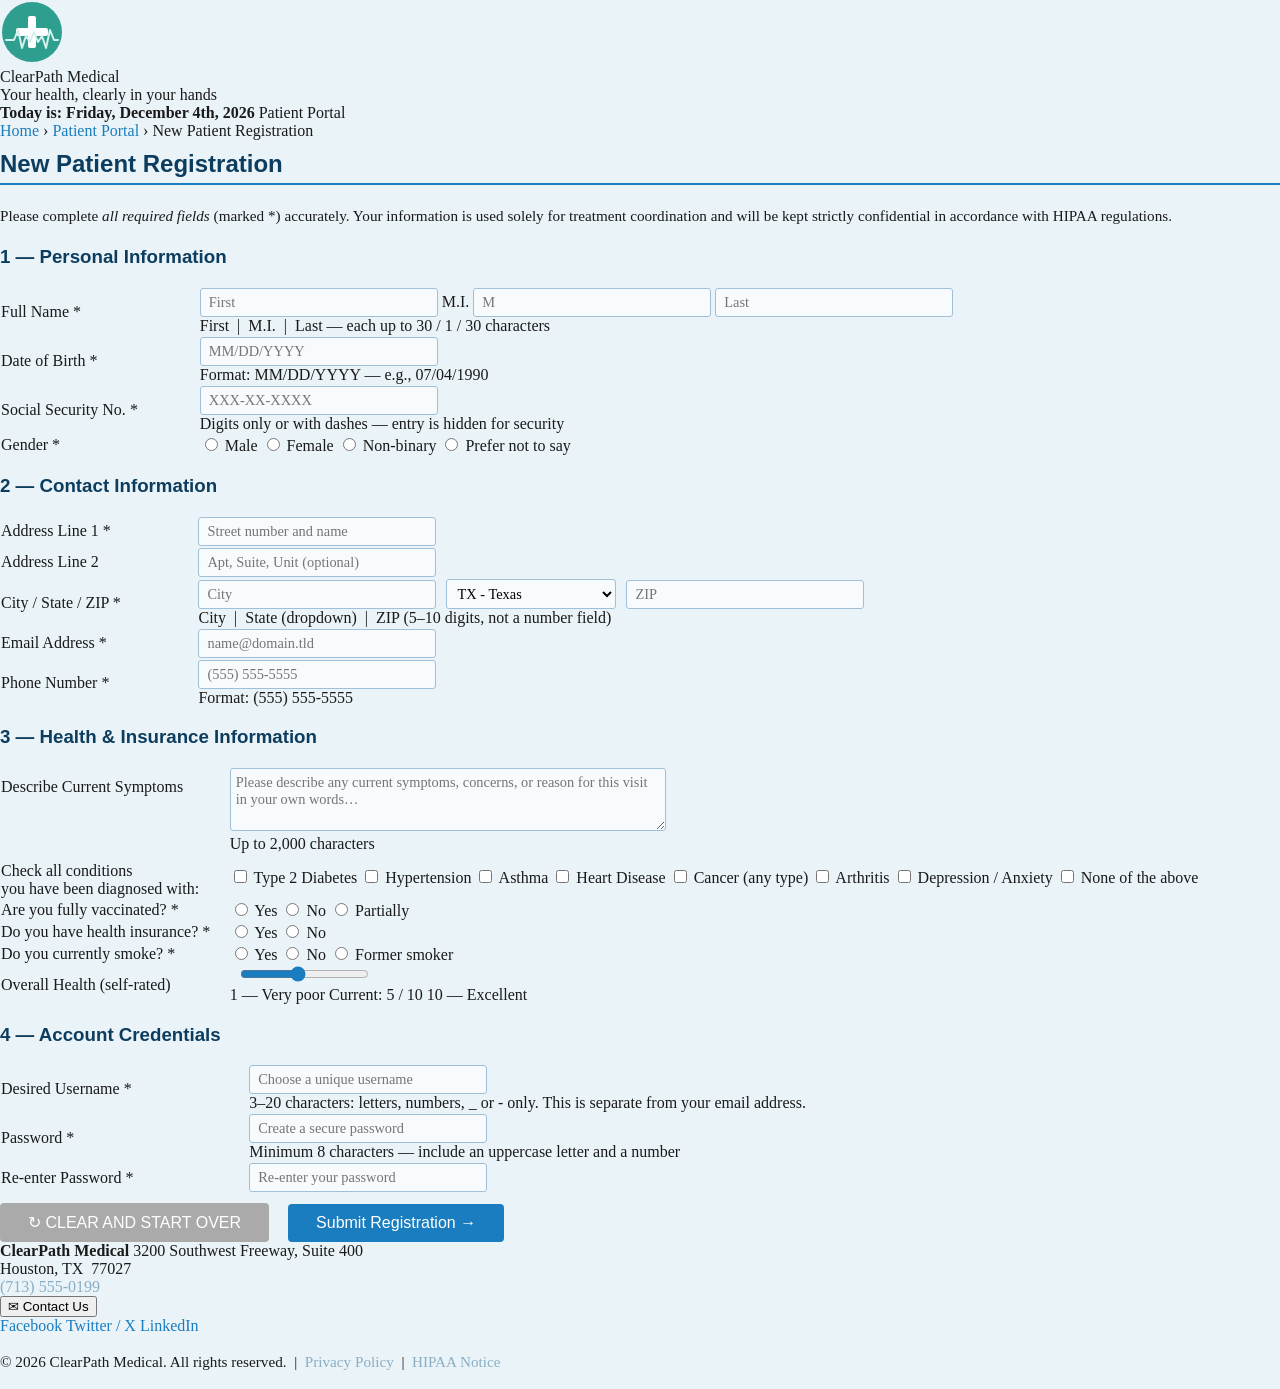
<file: patientform.html>
<!--
  Program name:   patient-form.html
  Author:         [Your Name as it appears in UH roster]
  Date created:   2025-01-01
  Date last edited: 2025-01-01
  Version:        1.0
  Description:    Patient Registration Form for ClearPath Medical.
                  Captures demographic, contact, health history, and
                  account credential data for a new patient record.
                  Uses an external CSS file (style.css) for all styling.
                  Dynamic date display is generated by inline JavaScript.
                  Form submits to thankyou.html on the client side only.
                  Built to fulfill MIS 3371 Homework 1 requirements.
-->
<!DOCTYPE html>
<html lang="en">

<head>
  <!-- Standard HTML5 meta tags -->
  <meta charset="UTF-8">
  <meta name="viewport" content="width=device-width, initial-scale=1.0">
  <meta name="description" content="ClearPath Medical – New Patient Registration Form">
  <meta name="author"      content="[Your Name]">

  <!-- Page title shown in browser tab -->
  <title>New Patient Registration | ClearPath Medical</title>

  <!-- External CSS — all styling lives in style.css, not here -->
  <link href="style.css" rel="stylesheet">
</head>

<body>

  <!-- ================================================================
       HEADER / BANNER  (top division)
       Contains: logo graphic (inline SVG — no external file needed),
       company name, tagline, and a DYNAMIC date via JavaScript.
  ================================================================ -->
  <header id="site-header">
    <div class="banner-inner">

      <!-- Logo: inline SVG cross + pulse line — medical theme, no external file -->
      <div class="banner-logo-area">
        <img
          src="data:image/svg+xml,%3Csvg xmlns='http://www.w3.org/2000/svg' viewBox='0 0 64 64'%3E%3Ccircle cx='32' cy='32' r='30' fill='%232e9e8f'/%3E%3Crect x='28' y='16' width='8' height='32' rx='2' fill='white'/%3E%3Crect x='16' y='28' width='32' height='8' rx='2' fill='white'/%3E%3Cpolyline points='6,40 14,40 18,30 22,48 26,36 30,42 34,32 38,42 42,36 46,48 50,30 54,40 58,40' stroke='%23d4f0ec' stroke-width='2' fill='none' stroke-linecap='round' stroke-linejoin='round'/%3E%3C/svg%3E"
          alt="ClearPath Medical logo — green circle with white medical cross"
          width="64" height="64">

        <div>
          <!-- Company name in the banner -->
          <div class="banner-company-name">ClearPath Medical</div>
          <div class="banner-tagline">Your health, clearly in your hands</div>
        </div>
      </div><!-- end .banner-logo-area -->

      <!-- Dynamic date block — JavaScript writes the date into #dynamic-date -->
      <div id="dynamic-date">
        <strong id="date-display">Loading date&hellip;</strong>
        <span>Patient Portal</span>
      </div>

    </div><!-- end .banner-inner -->
  </header><!-- end #site-header -->

  <!-- Breadcrumb navigation bar -->
  <div class="breadcrumb">
    <a href="#">Home</a> &rsaquo; <a href="#">Patient Portal</a> &rsaquo; New Patient Registration
  </div>

  <!-- ================================================================
       MAIN CONTENT  (middle division)
  ================================================================ -->
  <main>
    <div class="page-wrapper">

      <!-- Form card container -->
      <div class="form-card">
        <h2>New Patient Registration</h2>
        <p class="form-intro">
          Please complete <em>all required fields</em> (marked <span class="required">*</span>)
          accurately. Your information is used solely for treatment coordination and
          will be kept strictly confidential in accordance with HIPAA regulations.
        </p>

        <!--
          FORM element — no method attribute because this is client-side only.
          action points to thankyou.html; JavaScript validation runs on submit.
          We use novalidate to allow our own JS validation message styling
          but still leverage HTML5 pattern/required attributes as a baseline.
        -->
        <form id="registration-form" action="thankyou.html">

          <!-- ===========================================================
               SECTION 1: PERSONAL INFORMATION
          =========================================================== -->
          <div class="form-section" id="section-personal">
            <h3>1 &mdash; Personal Information</h3>

            <table class="form-table">

              <!-- Row: First Name / Middle Initial / Last Name (same line) -->
              <tr>
                <td class="field-label">
                  <label for="first_name">Full Name <span class="required">*</span></label>
                </td>
                <td class="field-input">
                  <div class="inline-fields">
                    <!-- First Name: maxlength=30 per spec -->
                    <input
                      type="text"
                      id="first_name"
                      name="first_name"
                      placeholder="First"
                      maxlength="30"
                      required
                      aria-required="true"
                      title="First name (up to 30 characters)">

                    <!-- Middle Initial: maxlength=1 per spec, on same line -->
                    <label class="sub-label" for="middle_initial">M.I.</label>
                    <input
                      type="text"
                      id="middle_initial"
                      name="middle_initial"
                      placeholder="M"
                      maxlength="1"
                      title="Middle initial (1 character)">

                    <!-- Last Name: maxlength=30 per spec, on same line -->
                    <input
                      type="text"
                      id="last_name"
                      name="last_name"
                      placeholder="Last"
                      maxlength="30"
                      required
                      aria-required="true"
                      title="Last name (up to 30 characters)">
                  </div>
                  <div class="field-hint">First &nbsp;|&nbsp; M.I. &nbsp;|&nbsp; Last &mdash; each up to 30 / 1 / 30 characters</div>
                </td>
              </tr>

              <!-- Row: Date of Birth -->
              <tr>
                <td class="field-label">
                  <label for="dob">Date of Birth <span class="required">*</span></label>
                </td>
                <td class="field-input">
                  <!--
                    Using type="text" with pattern to enforce MM/DD/YYYY format
                    as required by the assignment spec. type="date" would render
                    a native picker but does not enforce the exact MM/DD/YYYY string.
                  -->
                  <input
                    type="text"
                    id="dob"
                    name="dob"
                    placeholder="MM/DD/YYYY"
                    pattern="^(0[1-9]|1[0-2])/(0[1-9]|[12]\d|3[01])/\d{4}$"
                    maxlength="10"
                    required
                    aria-required="true"
                    title="Enter date in MM/DD/YYYY format">
                  <div class="field-hint">Format: MM/DD/YYYY &mdash; e.g., 07/04/1990</div>
                </td>
              </tr>

              <!-- Row: Social Security Number (obscured display) -->
              <tr>
                <td class="field-label">
                  <label for="ssn">Social Security No. <span class="required">*</span></label>
                </td>
                <td class="field-input">
                  <!--
                    type="password" obscures the entered characters (shows ****).
                    pattern allows xxx-xx-xxxx or xxxxxxxxx (9–11 chars with dashes).
                  -->
                  <input
                    type="password"
                    id="ssn"
                    name="ssn"
                    placeholder="XXX-XX-XXXX"
                    pattern="^\d{3}-?\d{2}-?\d{4}$"
                    minlength="9"
                    maxlength="11"
                    required
                    aria-required="true"
                    autocomplete="off"
                    title="SSN: 9 digits, dashes optional (e.g. 123-45-6789). Do NOT use a real SSN during testing.">
                  <div class="field-hint">Digits only or with dashes &mdash; entry is hidden for security</div>
                </td>
              </tr>

              <!-- Row: Gender (Radio Buttons — Set 1) -->
              <tr>
                <td class="field-label">
                  <label>Gender <span class="required">*</span></label>
                </td>
                <td class="field-input">
                  <div class="radio-group" role="radiogroup" aria-label="Gender">
                    <label>
                      <input type="radio" name="gender" value="male" required> Male
                    </label>
                    <label>
                      <input type="radio" name="gender" value="female"> Female
                    </label>
                    <label>
                      <input type="radio" name="gender" value="non_binary"> Non-binary
                    </label>
                    <label>
                      <input type="radio" name="gender" value="prefer_not"> Prefer not to say
                    </label>
                  </div>
                </td>
              </tr>

            </table>
          </div><!-- end #section-personal -->

          <!-- ===========================================================
               SECTION 2: CONTACT INFORMATION
          =========================================================== -->
          <div class="form-section" id="section-contact">
            <h3>2 &mdash; Contact Information</h3>

            <table class="form-table">

              <!-- Address Line 1 -->
              <tr>
                <td class="field-label">
                  <label for="address1">Address Line 1 <span class="required">*</span></label>
                </td>
                <td class="field-input">
                  <input
                    type="text"
                    id="address1"
                    name="address1"
                    placeholder="Street number and name"
                    maxlength="30"
                    required
                    aria-required="true"
                    title="Address line 1 (up to 30 characters)">
                </td>
              </tr>

              <!-- Address Line 2 -->
              <tr>
                <td class="field-label">
                  <label for="address2">Address Line 2</label>
                </td>
                <td class="field-input">
                  <input
                    type="text"
                    id="address2"
                    name="address2"
                    placeholder="Apt, Suite, Unit (optional)"
                    maxlength="30"
                    title="Address line 2 (up to 30 characters)">
                </td>
              </tr>

              <!-- City / State / Zip — three fields on one row -->
              <tr>
                <td class="field-label">
                  <label for="city">City / State / ZIP <span class="required">*</span></label>
                </td>
                <td class="field-input">
                  <div class="inline-fields">
                    <!-- City: maxlength=30 -->
                    <input
                      type="text"
                      id="city"
                      name="city"
                      placeholder="City"
                      maxlength="30"
                      required
                      aria-required="true"
                      title="City (up to 30 characters)"
                      style="flex: 2 1 8rem;">

                    <!-- State: dropdown with all 50 states + DC + PR -->
                    <select
                      id="state"
                      name="state"
                      required
                      aria-required="true"
                      title="Select state"
                      style="flex: 1 1 6rem;">
                      <option value="">-- State --</option>
                      <option value="AL">AL - Alabama</option>
                      <option value="AK">AK - Alaska</option>
                      <option value="AZ">AZ - Arizona</option>
                      <option value="AR">AR - Arkansas</option>
                      <option value="CA">CA - California</option>
                      <option value="CO">CO - Colorado</option>
                      <option value="CT">CT - Connecticut</option>
                      <option value="DE">DE - Delaware</option>
                      <option value="DC">DC - Dist. of Columbia</option>
                      <option value="FL">FL - Florida</option>
                      <option value="GA">GA - Georgia</option>
                      <option value="HI">HI - Hawaii</option>
                      <option value="ID">ID - Idaho</option>
                      <option value="IL">IL - Illinois</option>
                      <option value="IN">IN - Indiana</option>
                      <option value="IA">IA - Iowa</option>
                      <option value="KS">KS - Kansas</option>
                      <option value="KY">KY - Kentucky</option>
                      <option value="LA">LA - Louisiana</option>
                      <option value="ME">ME - Maine</option>
                      <option value="MD">MD - Maryland</option>
                      <option value="MA">MA - Massachusetts</option>
                      <option value="MI">MI - Michigan</option>
                      <option value="MN">MN - Minnesota</option>
                      <option value="MS">MS - Mississippi</option>
                      <option value="MO">MO - Missouri</option>
                      <option value="MT">MT - Montana</option>
                      <option value="NE">NE - Nebraska</option>
                      <option value="NV">NV - Nevada</option>
                      <option value="NH">NH - New Hampshire</option>
                      <option value="NJ">NJ - New Jersey</option>
                      <option value="NM">NM - New Mexico</option>
                      <option value="NY">NY - New York</option>
                      <option value="NC">NC - North Carolina</option>
                      <option value="ND">ND - North Dakota</option>
                      <option value="OH">OH - Ohio</option>
                      <option value="OK">OK - Oklahoma</option>
                      <option value="OR">OR - Oregon</option>
                      <option value="PA">PA - Pennsylvania</option>
                      <option value="PR">PR - Puerto Rico</option>
                      <option value="RI">RI - Rhode Island</option>
                      <option value="SC">SC - South Carolina</option>
                      <option value="SD">SD - South Dakota</option>
                      <option value="TN">TN - Tennessee</option>
                      <option value="TX" selected>TX - Texas</option>
                      <option value="UT">UT - Utah</option>
                      <option value="VT">VT - Vermont</option>
                      <option value="VA">VA - Virginia</option>
                      <option value="WA">WA - Washington</option>
                      <option value="WV">WV - West Virginia</option>
                      <option value="WI">WI - Wisconsin</option>
                      <option value="WY">WY - Wyoming</option>
                    </select>

                    <!-- ZIP Code: 5–10 chars, type=text NOT type=number per spec -->
                    <input
                      type="text"
                      id="zip"
                      name="zip"
                      placeholder="ZIP"
                      pattern="^\d{5}(-\d{4})?$"
                      minlength="5"
                      maxlength="10"
                      required
                      aria-required="true"
                      title="ZIP code: 5 digits or ZIP+4 (e.g. 77002 or 77002-1234)"
                      style="flex: 0 0 7rem;">
                  </div>
                  <div class="field-hint">City &nbsp;|&nbsp; State (dropdown) &nbsp;|&nbsp; ZIP (5–10 digits, not a number field)</div>
                </td>
              </tr>

              <!-- Email Address -->
              <tr>
                <td class="field-label">
                  <label for="email">Email Address <span class="required">*</span></label>
                </td>
                <td class="field-input">
                  <input
                    type="email"
                    id="email"
                    name="email"
                    placeholder="name@domain.tld"
                    maxlength="80"
                    required
                    aria-required="true"
                    autocomplete="email"
                    title="Valid email address in name@domain.tld format">
                </td>
              </tr>

              <!-- Phone Number -->
              <tr>
                <td class="field-label">
                  <label for="phone">Phone Number <span class="required">*</span></label>
                </td>
                <td class="field-input">
                  <input
                    type="tel"
                    id="phone"
                    name="phone"
                    placeholder="(555) 555-5555"
                    pattern="^\(?\d{3}\)?[\s\-]?\d{3}[\s\-]?\d{4}$"
                    maxlength="14"
                    required
                    aria-required="true"
                    title="Phone number in (555) 555-5555 format">
                  <div class="field-hint">Format: (555) 555-5555</div>
                </td>
              </tr>

            </table>
          </div><!-- end #section-contact -->

          <!-- ===========================================================
               SECTION 3: HEALTH & INSURANCE INFORMATION
          =========================================================== -->
          <div class="form-section" id="section-health">
            <h3>3 &mdash; Health &amp; Insurance Information</h3>

            <table class="form-table">

              <!-- Current Symptoms (Text Area — min 3 rows x 50 cols per spec) -->
              <tr>
                <td class="field-label" style="vertical-align: top; padding-top: 0.7rem;">
                  <label for="symptoms">Describe Current Symptoms</label>
                </td>
                <td class="field-input">
                  <!--
                    rows="3" and cols="50" satisfy the spec requirement of
                    "at least 3 lines by 50 columns."
                  -->
                  <textarea
                    id="symptoms"
                    name="symptoms"
                    rows="3"
                    cols="50"
                    placeholder="Please describe any current symptoms, concerns, or reason for this visit in your own words…"
                    maxlength="2000"
                    title="Describe your current symptoms (up to 2000 characters)"></textarea>
                  <div class="field-hint">Up to 2,000 characters</div>
                </td>
              </tr>

              <!-- Check Boxes: Previous Medical Conditions (5+ choices per spec) -->
              <tr>
                <td class="field-label" style="vertical-align: top; padding-top: 0.5rem;">
                  Check all conditions <br>you have been diagnosed with:
                </td>
                <td class="field-input">
                  <!--
                    Check-box group satisfies the spec requirement:
                    "at least 1 section of 5 or more choices."
                  -->
                  <div class="check-group" role="group" aria-label="Previous medical conditions">
                    <label>
                      <input type="checkbox" name="conditions" value="diabetes"> Type 2 Diabetes
                    </label>
                    <label>
                      <input type="checkbox" name="conditions" value="hypertension"> Hypertension
                    </label>
                    <label>
                      <input type="checkbox" name="conditions" value="asthma"> Asthma
                    </label>
                    <label>
                      <input type="checkbox" name="conditions" value="heart_disease"> Heart Disease
                    </label>
                    <label>
                      <input type="checkbox" name="conditions" value="cancer"> Cancer (any type)
                    </label>
                    <label>
                      <input type="checkbox" name="conditions" value="arthritis"> Arthritis
                    </label>
                    <label>
                      <input type="checkbox" name="conditions" value="depression"> Depression / Anxiety
                    </label>
                    <label>
                      <input type="checkbox" name="conditions" value="none"> None of the above
                    </label>
                  </div>
                </td>
              </tr>

              <!-- Radio Buttons Set 2: Vaccinated -->
              <tr>
                <td class="field-label">
                  <label>Are you fully vaccinated? <span class="required">*</span></label>
                </td>
                <td class="field-input">
                  <div class="radio-group" role="radiogroup" aria-label="Vaccination status">
                    <label>
                      <input type="radio" name="vaccinated" value="yes" required> Yes
                    </label>
                    <label>
                      <input type="radio" name="vaccinated" value="no"> No
                    </label>
                    <label>
                      <input type="radio" name="vaccinated" value="partial"> Partially
                    </label>
                  </div>
                </td>
              </tr>

              <!-- Radio Buttons Set 3: Insurance -->
              <tr>
                <td class="field-label">
                  <label>Do you have health insurance? <span class="required">*</span></label>
                </td>
                <td class="field-input">
                  <div class="radio-group" role="radiogroup" aria-label="Insurance status">
                    <label>
                      <input type="radio" name="has_insurance" value="yes" required> Yes
                    </label>
                    <label>
                      <input type="radio" name="has_insurance" value="no"> No
                    </label>
                  </div>
                </td>
              </tr>

              <!-- Radio Buttons Set 4: Smoker (bonus 4th radio set) -->
              <tr>
                <td class="field-label">
                  <label>Do you currently smoke? <span class="required">*</span></label>
                </td>
                <td class="field-input">
                  <div class="radio-group" role="radiogroup" aria-label="Smoking status">
                    <label>
                      <input type="radio" name="smoker" value="yes" required> Yes
                    </label>
                    <label>
                      <input type="radio" name="smoker" value="no"> No
                    </label>
                    <label>
                      <input type="radio" name="smoker" value="former"> Former smoker
                    </label>
                  </div>
                </td>
              </tr>

              <!-- Slide Bar: Health Self-Rating (1–10 per spec) -->
              <tr>
                <td class="field-label">
                  <label for="health_score">Overall Health (self-rated)</label>
                </td>
                <td class="field-input">
                  <!--
                    Range slider: min=1, max=10, step=1.
                    A live JavaScript display shows the current value.
                  -->
                  <input
                    type="range"
                    id="health_score"
                    name="health_score"
                    min="1"
                    max="10"
                    step="1"
                    value="5"
                    title="Rate your overall health: 1 = very poor, 10 = excellent"
                    oninput="document.getElementById('health-score-display').textContent = this.value;">
                  <div class="range-labels">
                    <span>1 — Very poor</span>
                    <span>Current: <span id="health-score-display">5</span> / 10</span>
                    <span>10 — Excellent</span>
                  </div>
                </td>
              </tr>

            </table>
          </div><!-- end #section-health -->

          <!-- ===========================================================
               SECTION 4: ACCOUNT CREDENTIALS
          =========================================================== -->
          <div class="form-section" id="section-account">
            <h3>4 &mdash; Account Credentials</h3>

            <table class="form-table">

              <!-- User ID (separate from email, max 20 chars per spec) -->
              <tr>
                <td class="field-label">
                  <label for="username">Desired Username <span class="required">*</span></label>
                </td>
                <td class="field-input">
                  <input
                    type="text"
                    id="username"
                    name="username"
                    placeholder="Choose a unique username"
                    maxlength="20"
                    pattern="^[a-zA-Z0-9_\-]{3,20}$"
                    required
                    aria-required="true"
                    autocomplete="username"
                    title="3–20 characters: letters, numbers, underscores, or hyphens">
                  <div class="field-hint">3–20 characters: letters, numbers, _ or - only. This is separate from your email address.</div>
                </td>
              </tr>

              <!-- Password (obscured per spec) -->
              <tr>
                <td class="field-label">
                  <label for="password">Password <span class="required">*</span></label>
                </td>
                <td class="field-input">
                  <!--
                    type="password" ensures characters are masked (shown as ****).
                    Pattern requires 8+ chars, at least one uppercase, one digit.
                  -->
                  <input
                    type="password"
                    id="password"
                    name="password"
                    placeholder="Create a secure password"
                    minlength="8"
                    maxlength="64"
                    pattern="^(?=.*[A-Z])(?=.*\d).{8,}$"
                    required
                    aria-required="true"
                    autocomplete="new-password"
                    title="Minimum 8 characters, at least one uppercase letter and one number">
                  <div class="field-hint">Minimum 8 characters &mdash; include an uppercase letter and a number</div>
                </td>
              </tr>

              <!-- Confirm Password (also obscured per spec) -->
              <tr>
                <td class="field-label">
                  <label for="confirm_password">Re-enter Password <span class="required">*</span></label>
                </td>
                <td class="field-input">
                  <!--
                    JavaScript in validateForm() confirms this matches #password.
                  -->
                  <input
                    type="password"
                    id="confirm_password"
                    name="confirm_password"
                    placeholder="Re-enter your password"
                    minlength="8"
                    maxlength="64"
                    required
                    aria-required="true"
                    autocomplete="new-password"
                    title="Must match the password entered above">
                </td>
              </tr>

            </table>
          </div><!-- end #section-account -->

          <!-- ===========================================================
               FORM BUTTONS
               "CLEAR AND START OVER" (reset) and "Submit" per spec.
          =========================================================== -->
          <div class="btn-row">
            <!--
              type="reset" clears all form fields back to default values.
              Named "CLEAR AND START OVER" as specified in the assignment.
            -->
            <button type="reset" class="btn btn-secondary" id="btn-reset">
              &#8635; CLEAR AND START OVER
            </button>

            <!--
              type="submit" triggers HTML5 validation AND our JS validateForm().
              Routes to thankyou.html on success.
            -->
            <button type="submit" class="btn btn-primary" id="btn-submit">
              Submit Registration &rarr;
            </button>
          </div>

        </form><!-- end #registration-form -->

      </div><!-- end .form-card -->

    </div><!-- end .page-wrapper -->
  </main><!-- end main -->

  <!-- ================================================================
       FOOTER  (bottom division)
       Contains: company address, Contact Us button, social links.
  ================================================================ -->
  <footer id="site-footer">
    <div class="footer-inner">

      <!-- Company address block -->
      <div class="footer-company">
        <strong>ClearPath Medical</strong>
        3200 Southwest Freeway, Suite 400<br>
        Houston, TX &nbsp;77027<br>
        <a href="tel:+17135550199" style="color: #8aafc4;">(713) 555-0199</a>
      </div>

      <!-- Contact Us button (clickable element per spec) -->
      <div>
        <button
          class="footer-contact-btn"
          onclick="alert('Thank you for reaching out! Please call (713) 555-0199 or email info@clearpathmedical.example.');"
          type="button">
          ✉ Contact Us
        </button>
      </div>

      <!-- Social media links (placeholder hrefs) -->
      <div class="footer-social">
        <a href="#" aria-label="ClearPath Medical on Facebook"  title="Facebook" >Facebook</a>
        <a href="#" aria-label="ClearPath Medical on Twitter/X" title="Twitter/X">Twitter / X</a>
        <a href="#" aria-label="ClearPath Medical on LinkedIn"  title="LinkedIn" >LinkedIn</a>
      </div>

    </div><!-- end .footer-inner -->

    <!-- Copyright line -->
    <p class="footer-copy">
      &copy; <span id="footer-year"></span> ClearPath Medical. All rights reserved.
      &nbsp;|&nbsp; <a href="#" style="color:#8aafc4;">Privacy Policy</a>
      &nbsp;|&nbsp; <a href="#" style="color:#8aafc4;">HIPAA Notice</a>
    </p>
  </footer><!-- end #site-footer -->

  <!-- ================================================================
       INLINE JAVASCRIPT
       Tasks:
         1. Write a dynamic day-and-date string into #date-display.
         2. Update the footer copyright year.
         3. Validate the form on submit (password match, required radio sets).
       Note: The slider oninput handler is written inline on the element above.
  ================================================================ -->
  <script>
    /*
     * 1. DYNAMIC DATE DISPLAY
     *    Builds a formatted date string like "Wednesday, September 21st, 2022"
     *    and injects it into the banner's #date-display span.
     */
    (function displayDynamicDate() {
      var days   = ["Sunday","Monday","Tuesday","Wednesday","Thursday","Friday","Saturday"];
      var months = ["January","February","March","April","May","June",
                    "July","August","September","October","November","December"];

      var now     = new Date();
      var dayName = days[now.getDay()];
      var month   = months[now.getMonth()];
      var date    = now.getDate();
      var year    = now.getFullYear();

      /* Ordinal suffix helper: 1st, 2nd, 3rd, 4th … */
      function ordinal(n) {
        var s = ["th","st","nd","rd"];
        var v = n % 100;
        return n + (s[(v - 20) % 10] || s[v] || s[0]);
      }

      var dateString = dayName + ", " + month + " " + ordinal(date) + ", " + year;

      /* Write into the banner element */
      var el = document.getElementById("date-display");
      if (el) {
        el.textContent = "Today is: " + dateString;
      }

      /* Also update the footer copyright year */
      var yearEl = document.getElementById("footer-year");
      if (yearEl) {
        yearEl.textContent = year;
      }
    })();

    /*
     * 2. FORM VALIDATION
     *    Runs additional client-side checks that HTML5 patterns alone cannot
     *    cover — specifically: password confirmation match, and ensuring
     *    required radio button groups have a selection.
     */
    document.getElementById("registration-form").addEventListener("submit", function(event) {

      var valid = true;
      var messages = [];

      /* Check password confirmation */
      var pw1 = document.getElementById("password").value;
      var pw2 = document.getElementById("confirm_password").value;
      if (pw1 !== pw2) {
        valid = false;
        messages.push("Passwords do not match. Please re-enter your password.");
      }

      /* Check radio groups that are required (HTML5 'required' on radio
         works only when at least one in the group has required="required"
         and the browser supports it — we double-check here for safety.) */
      var radioGroups = ["gender", "vaccinated", "has_insurance", "smoker"];
      var radioLabels = {
        gender:        "Gender",
        vaccinated:    "Vaccination status",
        has_insurance: "Insurance status",
        smoker:        "Smoking status"
      };

      radioGroups.forEach(function(groupName) {
        var selected = document.querySelector("input[name='" + groupName + "']:checked");
        if (!selected) {
          valid = false;
          messages.push(radioLabels[groupName] + " must be selected.");
        }
      });

      /* If any check failed, prevent submission and alert the user */
      if (!valid) {
        event.preventDefault();
        alert("Please correct the following before submitting:\n\n" + messages.join("\n"));
      }
      /* If valid, the form's action="thankyou.html" will handle navigation */

    });
  </script>

  <!-- ================================================================
       END OF DOCUMENT: patient-form.html
  ================================================================ -->
</body>
</html>
</file>
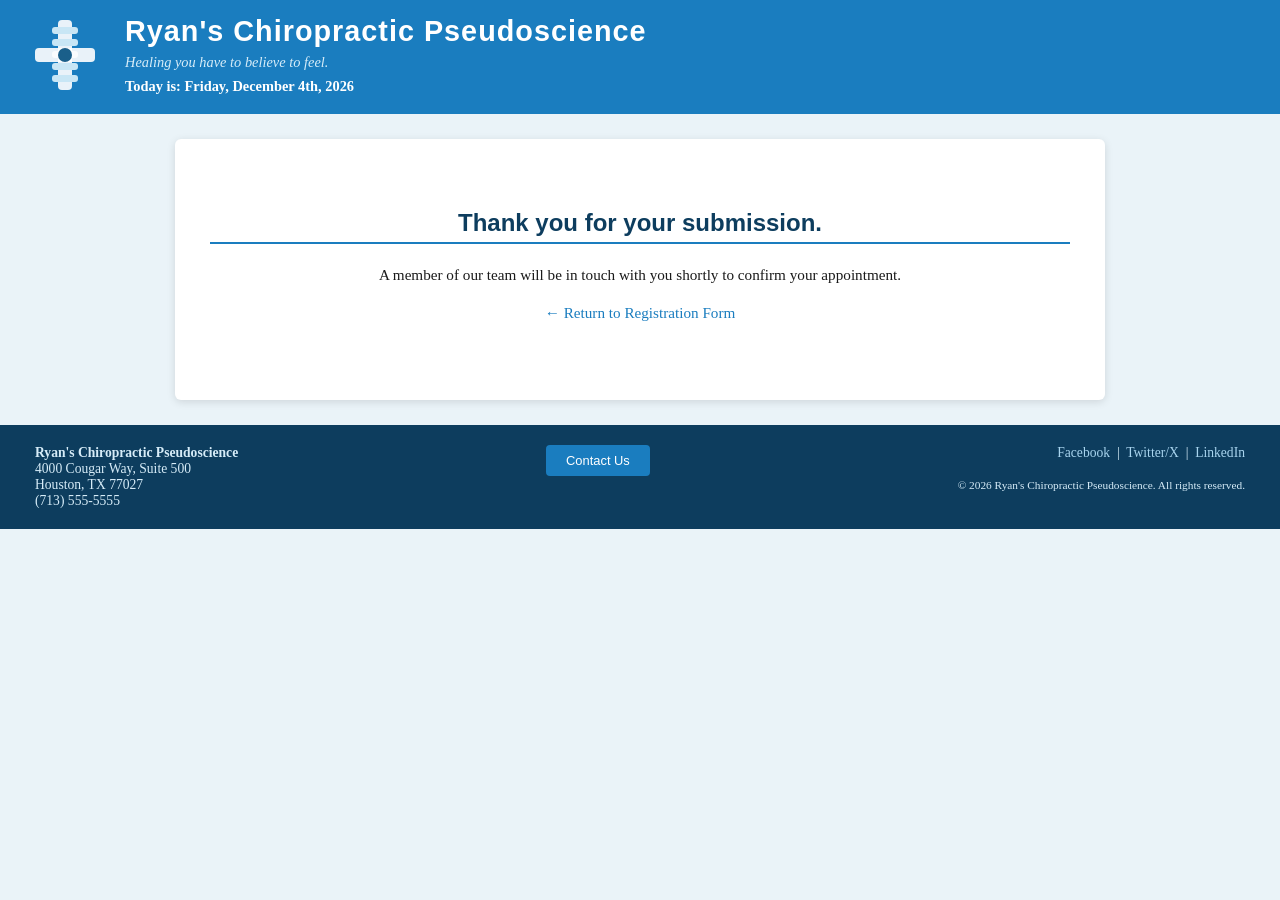
<file: thankyou.html>
<!--
    Program name: thankyou.html
    Author: Ryan Doe
    Date created: 06/15/2026
    Date last edited: 06/20/2026
    Version: 1.0
    Description: Thank-you confirmation page displayed after the
                 patient registration form is submitted.
-->
<!DOCTYPE html>
<html lang="en">
<head>
    <meta charset="UTF-8">
    <meta name="viewport" content="width=device-width, initial-scale=1.0">
    <title>Thank You | Ryan's Chiropractic Pseudoscience</title>
    <link href="style.css" rel="stylesheet">
</head>
<body>

<!-- HEADER / BANNER (matches patient-form.html) -->
<div id="banner">
    <div id="logo-area">
        <svg xmlns="http://www.w3.org/2000/svg" viewBox="0 0 80 80" width="80" height="80">
            <rect x="33" y="5" width="14" height="70" rx="4" fill="#ffffff" opacity="0.9"/>
            <rect x="27" y="12" width="26" height="7" rx="3" fill="#c8e6f5"/>
            <rect x="27" y="24" width="26" height="7" rx="3" fill="#c8e6f5"/>
            <rect x="27" y="36" width="26" height="7" rx="3" fill="#c8e6f5"/>
            <rect x="27" y="48" width="26" height="7" rx="3" fill="#c8e6f5"/>
            <rect x="27" y="60" width="26" height="7" rx="3" fill="#c8e6f5"/>
            <rect x="10" y="33" width="60" height="14" rx="4" fill="#ffffff" opacity="0.9"/>
            <circle cx="40" cy="40" r="7" fill="#1a5f8a"/>
        </svg>
    </div>
    <div id="banner-text">
        <h1>Ryan's Chiropractic Pseudoscience</h1>
        <p id="tagline"><em>Healing you have to believe to feel.</em></p>
        <p id="banner-date">Today is: <span id="dynamic-date"></span></p>
    </div>
</div>

<script>
    var days   = ["Sunday","Monday","Tuesday","Wednesday","Thursday","Friday","Saturday"];
    var months = ["January","February","March","April","May","June",
                  "July","August","September","October","November","December"];
    var now    = new Date();
    var day    = days[now.getDay()];
    var month  = months[now.getMonth()];
    var date   = now.getDate();
    var year   = now.getFullYear();
    var suffix = "th";
    if (date === 1 || date === 21 || date === 31) suffix = "st";
    else if (date === 2 || date === 22)           suffix = "nd";
    else if (date === 3 || date === 23)           suffix = "rd";
    document.getElementById("dynamic-date").textContent =
        day + ", " + month + " " + date + suffix + ", " + year;
</script>

<div id="main-content" style="text-align:center; padding: 60px 35px;">
    <h2>Thank you for your submission.</h2>
    <p>A member of our team will be in touch with you shortly to confirm your appointment.</p>
    <p><a href="index.html">&larr; Return to Registration Form</a></p>
</div>

<!-- FOOTER (matches patient-form.html) -->
<div id="footer">
    <div id="footer-left">
        <strong>Ryan's Chiropractic Pseudoscience</strong><br>
        4000 Cougar Way, Suite 500<br>
        Houston, TX 77027<br>
        (713) 555-5555
    </div>
    <div id="footer-center">
        <button id="btn-contact"
                onclick="alert('Contact us at info@ryanschiropseudoscience.com or call (713) 555-5555')">
            Contact Us
        </button>
    </div>
    <div id="footer-right">
        <a href="https://www.facebook.com" target="_blank">Facebook</a> &nbsp;|&nbsp;
        <a href="https://www.twitter.com"  target="_blank">Twitter/X</a> &nbsp;|&nbsp;
        <a href="https://www.linkedin.com" target="_blank">LinkedIn</a>
        <br><br>
        <small>&copy; 2026 Ryan's Chiropractic Pseudoscience. All rights reserved.</small>
    </div>
</div>

<!-- END OF FILE: thankyou.html -->
</body>
</html>
</file>
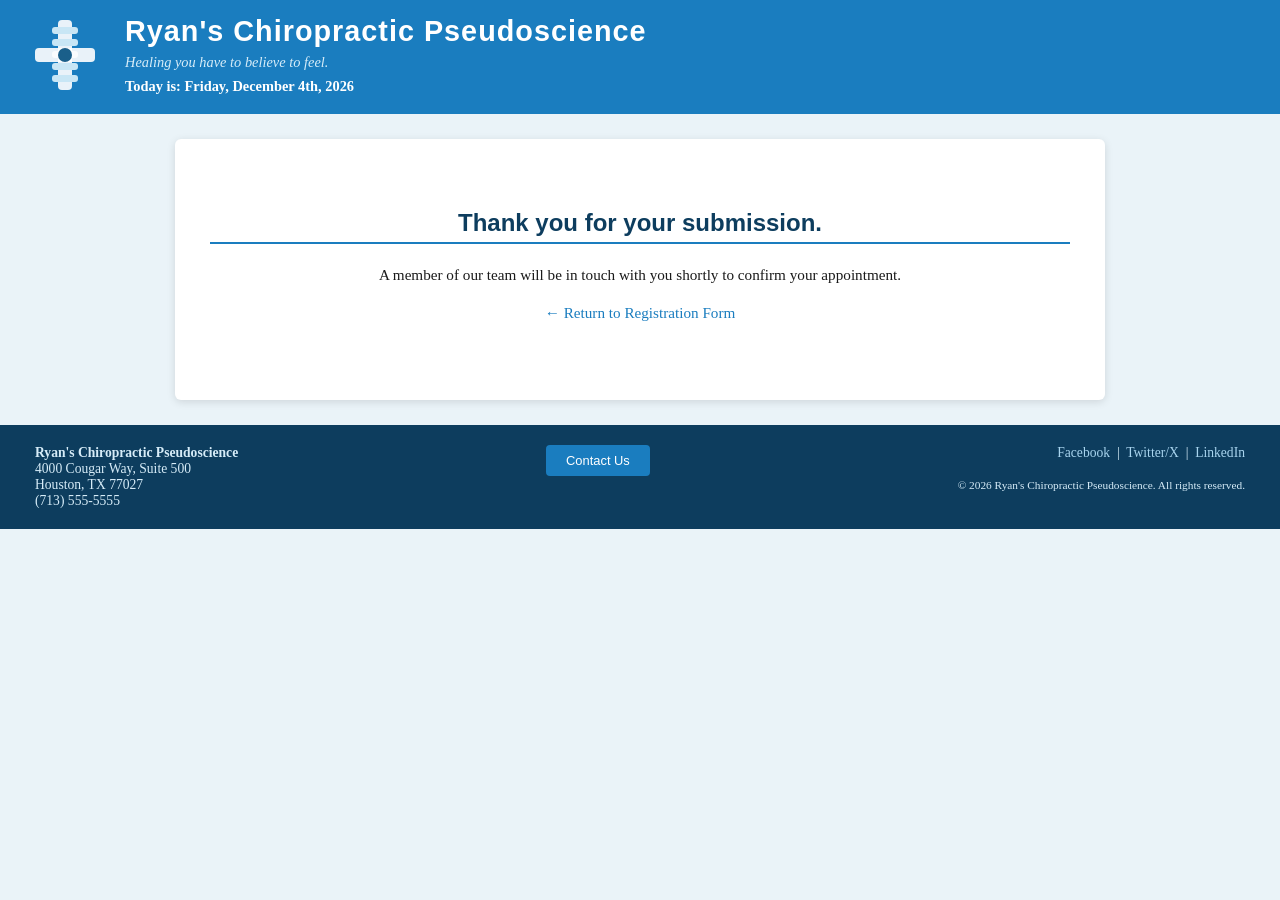
<file: mis3371-homework2/thankyou.html>
<!--
    Program name: thankyou.html
    Author: Ryan Perez
    Date created: 06/15/2026
    Date last edited: 06/28/2026
    Version: 4.0
    Description: Thank-you confirmation page displayed after the
                 patient registration form is submitted.
-->
<!DOCTYPE html>
<html lang="en">
<head>
    <meta charset="UTF-8">
    <meta name="viewport" content="width=device-width, initial-scale=1.0">
    <title>Thank You | Ryan's Chiropractic Pseudoscience</title>
    <link href="style.css" rel="stylesheet">
</head>
<body>

<!-- HEADER / BANNER (matches patient-form.html) -->
<div id="banner">
    <div id="logo-area">
        <svg xmlns="http://www.w3.org/2000/svg" viewBox="0 0 80 80" width="80" height="80">
            <rect x="33" y="5" width="14" height="70" rx="4" fill="#ffffff" opacity="0.9"/>
            <rect x="27" y="12" width="26" height="7" rx="3" fill="#c8e6f5"/>
            <rect x="27" y="24" width="26" height="7" rx="3" fill="#c8e6f5"/>
            <rect x="27" y="36" width="26" height="7" rx="3" fill="#c8e6f5"/>
            <rect x="27" y="48" width="26" height="7" rx="3" fill="#c8e6f5"/>
            <rect x="27" y="60" width="26" height="7" rx="3" fill="#c8e6f5"/>
            <rect x="10" y="33" width="60" height="14" rx="4" fill="#ffffff" opacity="0.9"/>
            <circle cx="40" cy="40" r="7" fill="#1a5f8a"/>
        </svg>
    </div>
    <div id="banner-text">
        <h1>Ryan's Chiropractic Pseudoscience</h1>
        <p id="tagline"><em>Healing you have to believe to feel.</em></p>
        <p id="banner-date">Today is: <span id="dynamic-date"></span></p>
    </div>
</div>

<script>
    var days   = ["Sunday","Monday","Tuesday","Wednesday","Thursday","Friday","Saturday"];
    var months = ["January","February","March","April","May","June",
                  "July","August","September","October","November","December"];
    var now    = new Date();
    var day    = days[now.getDay()];
    var month  = months[now.getMonth()];
    var date   = now.getDate();
    var year   = now.getFullYear();
    var suffix = "th";
    if (date === 1 || date === 21 || date === 31) suffix = "st";
    else if (date === 2 || date === 22)           suffix = "nd";
    else if (date === 3 || date === 23)           suffix = "rd";
    document.getElementById("dynamic-date").textContent =
        day + ", " + month + " " + date + suffix + ", " + year;
</script>

<div id="main-content" style="text-align:center; padding: 60px 35px;">
    <h2>Thank you for your submission.</h2>
    <p>A member of our team will be in touch with you shortly to confirm your appointment.</p>
    <p><a href="index.html">&larr; Return to Registration Form</a></p>
</div>

<!-- FOOTER (matches patient-form.html) -->
<div id="footer">
    <div id="footer-left">
        <strong>Ryan's Chiropractic Pseudoscience</strong><br>
        4000 Cougar Way, Suite 500<br>
        Houston, TX 77027<br>
        (713) 555-5555
    </div>
    <div id="footer-center">
        <button id="btn-contact"
                onclick="alert('Contact us at info@ryanschiropseudoscience.com or call (713) 555-5555')">
            Contact Us
        </button>
    </div>
    <div id="footer-right">
        <a href="https://www.facebook.com" target="_blank">Facebook</a> &nbsp;|&nbsp;
        <a href="https://www.twitter.com"  target="_blank">Twitter/X</a> &nbsp;|&nbsp;
        <a href="https://www.linkedin.com" target="_blank">LinkedIn</a>
        <br><br>
        <small>&copy; 2026 Ryan's Chiropractic Pseudoscience. All rights reserved.</small>
    </div>
</div>

<!-- END OF FILE: thankyou.html -->
</body>
</html>
</file>
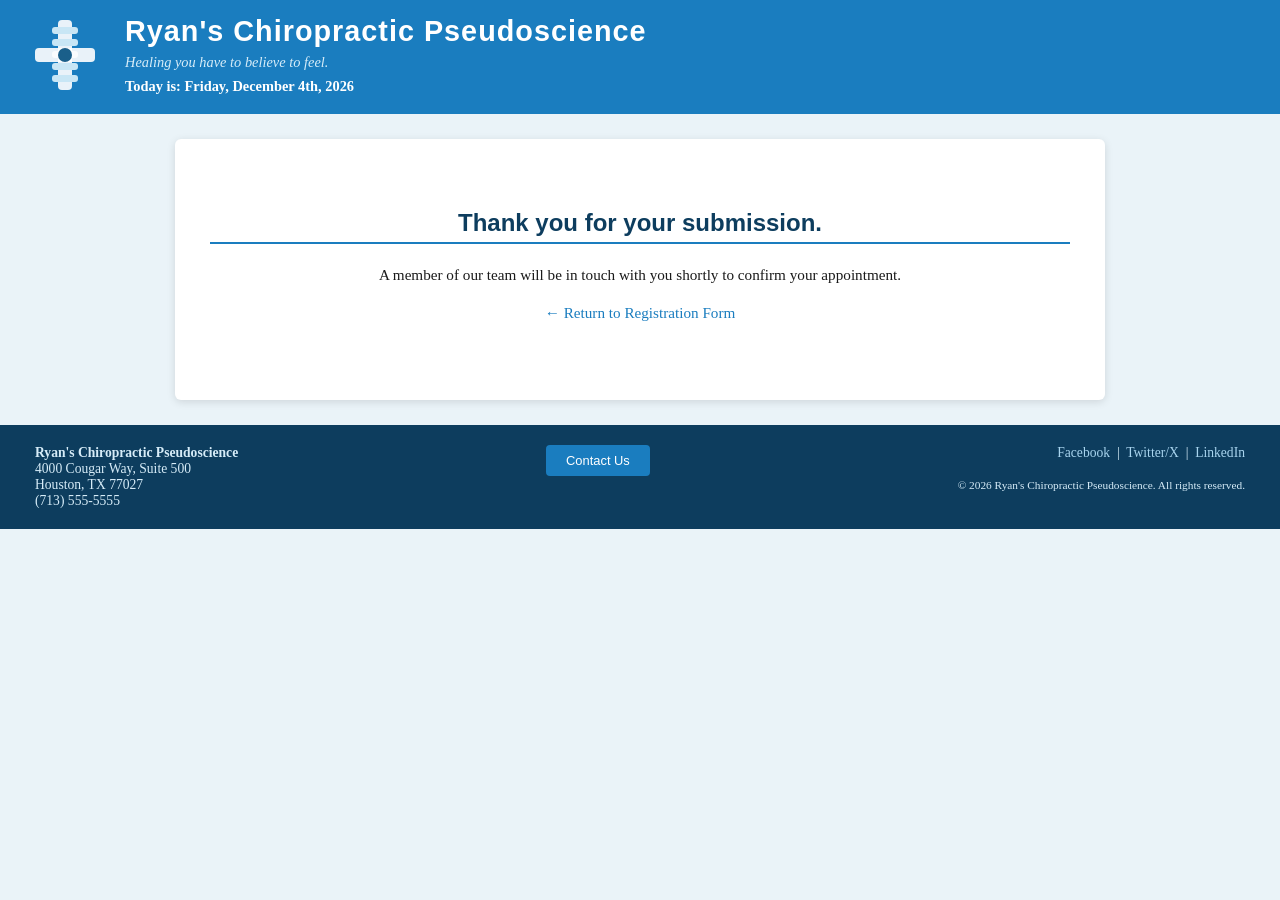
<file: mis3371-homework3/thankyou.html>
<!--
    Program name: thankyou.html
    Author: Ryan Perez
    Date created: 06/15/2026
    Date last edited: 06/20/2026
    Version: 4.0
    Description: Thank-you confirmation page displayed after the
                 patient registration form is submitted.
-->
<!DOCTYPE html>
<html lang="en">
<head>
    <meta charset="UTF-8">
    <meta name="viewport" content="width=device-width, initial-scale=1.0">
    <title>Thank You | Ryan's Chiropractic Pseudoscience</title>
    <link href="style.css" rel="stylesheet">
    <script src="scripts.js" defer></script>
</head>
<body>

<!-- HEADER / BANNER (matches patient-form.html) -->
<div id="banner">
    <div id="logo-area">
        <svg xmlns="http://www.w3.org/2000/svg" viewBox="0 0 80 80" width="80" height="80">
            <rect x="33" y="5" width="14" height="70" rx="4" fill="#ffffff" opacity="0.9"/>
            <rect x="27" y="12" width="26" height="7" rx="3" fill="#c8e6f5"/>
            <rect x="27" y="24" width="26" height="7" rx="3" fill="#c8e6f5"/>
            <rect x="27" y="36" width="26" height="7" rx="3" fill="#c8e6f5"/>
            <rect x="27" y="48" width="26" height="7" rx="3" fill="#c8e6f5"/>
            <rect x="27" y="60" width="26" height="7" rx="3" fill="#c8e6f5"/>
            <rect x="10" y="33" width="60" height="14" rx="4" fill="#ffffff" opacity="0.9"/>
            <circle cx="40" cy="40" r="7" fill="#1a5f8a"/>
        </svg>
    </div>
    <div id="banner-text">
        <h1>Ryan's Chiropractic Pseudoscience</h1>
        <p id="tagline"><em>Healing you have to believe to feel.</em></p>
        <p id="banner-date">Today is: <span id="dynamic-date"></span></p>
    </div>
</div>

<div id="main-content" style="text-align:center; padding: 60px 35px;">
    <h2>Thank you for your submission.</h2>
    <p>A member of our team will be in touch with you shortly to confirm your appointment.</p>
    <p><a href="index.html">&larr; Return to Registration Form</a></p>
</div>

<!-- FOOTER (matches patient-form.html) -->
<div id="footer">
    <div id="footer-left">
        <strong>Ryan's Chiropractic Pseudoscience</strong><br>
        4000 Cougar Way, Suite 500<br>
        Houston, TX 77027<br>
        (713) 555-5555
    </div>
    <div id="footer-center">
        <button id="btn-contact"
                onclick="alert('Contact us at info@ryanschiropseudoscience.com or call (713) 555-5555')">
            Contact Us
        </button>
    </div>
    <div id="footer-right">
        <a href="https://www.facebook.com" target="_blank">Facebook</a> &nbsp;|&nbsp;
        <a href="https://www.twitter.com"  target="_blank">Twitter/X</a> &nbsp;|&nbsp;
        <a href="https://www.linkedin.com" target="_blank">LinkedIn</a>
        <br><br>
        <small>&copy; 2026 Ryan's Chiropractic Pseudoscience. All rights reserved.</small>
    </div>
</div>

<!-- END OF FILE: thankyou.html -->
</body>
</html>
</file>
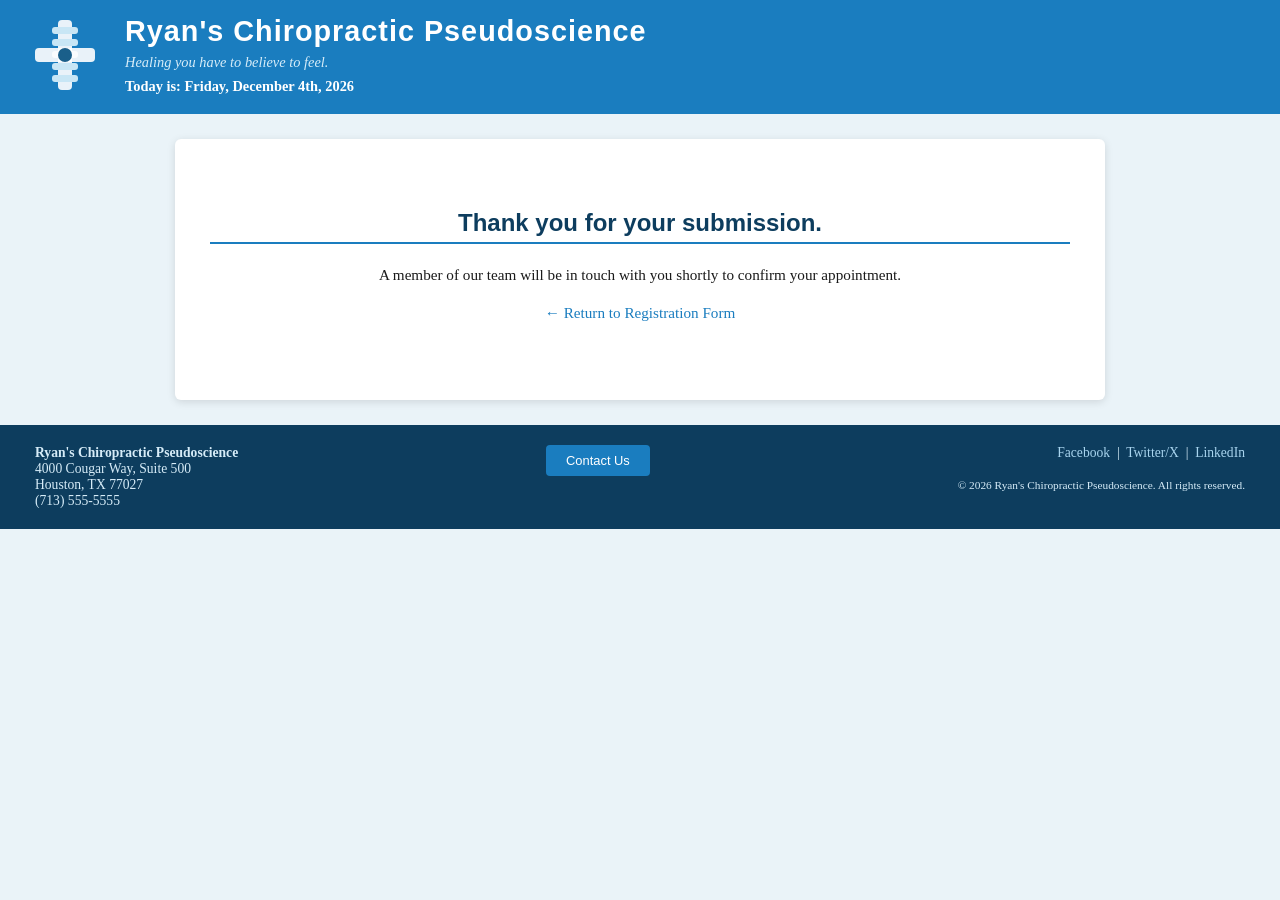
<file: mis3371/thankyou.html>
<!--
    Program name: thankyou.html
    Author: Ryan Perez
    Date created: 06/15/2026
    Date last edited: 06/20/2026
    Version: 4.0
    Description: Thank-you confirmation page displayed after the
                 patient registration form is submitted.
-->
<!DOCTYPE html>
<html lang="en">
<head>
    <meta charset="UTF-8">
    <meta name="viewport" content="width=device-width, initial-scale=1.0">
    <title>Thank You | Ryan's Chiropractic Pseudoscience</title>
    <link href="style.css" rel="stylesheet">
</head>
<body>

<!-- HEADER / BANNER (matches patient-form.html) -->
<div id="banner">
    <div id="logo-area">
        <svg xmlns="http://www.w3.org/2000/svg" viewBox="0 0 80 80" width="80" height="80">
            <rect x="33" y="5" width="14" height="70" rx="4" fill="#ffffff" opacity="0.9"/>
            <rect x="27" y="12" width="26" height="7" rx="3" fill="#c8e6f5"/>
            <rect x="27" y="24" width="26" height="7" rx="3" fill="#c8e6f5"/>
            <rect x="27" y="36" width="26" height="7" rx="3" fill="#c8e6f5"/>
            <rect x="27" y="48" width="26" height="7" rx="3" fill="#c8e6f5"/>
            <rect x="27" y="60" width="26" height="7" rx="3" fill="#c8e6f5"/>
            <rect x="10" y="33" width="60" height="14" rx="4" fill="#ffffff" opacity="0.9"/>
            <circle cx="40" cy="40" r="7" fill="#1a5f8a"/>
        </svg>
    </div>
    <div id="banner-text">
        <h1>Ryan's Chiropractic Pseudoscience</h1>
        <p id="tagline"><em>Healing you have to believe to feel.</em></p>
        <p id="banner-date">Today is: <span id="dynamic-date"></span></p>
    </div>
</div>

<script>
    var days   = ["Sunday","Monday","Tuesday","Wednesday","Thursday","Friday","Saturday"];
    var months = ["January","February","March","April","May","June",
                  "July","August","September","October","November","December"];
    var now    = new Date();
    var day    = days[now.getDay()];
    var month  = months[now.getMonth()];
    var date   = now.getDate();
    var year   = now.getFullYear();
    var suffix = "th";
    if (date === 1 || date === 21 || date === 31) suffix = "st";
    else if (date === 2 || date === 22)           suffix = "nd";
    else if (date === 3 || date === 23)           suffix = "rd";
    document.getElementById("dynamic-date").textContent =
        day + ", " + month + " " + date + suffix + ", " + year;
</script>

<div id="main-content" style="text-align:center; padding: 60px 35px;">
    <h2>Thank you for your submission.</h2>
    <p>A member of our team will be in touch with you shortly to confirm your appointment.</p>
    <p><a href="index.html">&larr; Return to Registration Form</a></p>
</div>

<!-- FOOTER (matches patient-form.html) -->
<div id="footer">
    <div id="footer-left">
        <strong>Ryan's Chiropractic Pseudoscience</strong><br>
        4000 Cougar Way, Suite 500<br>
        Houston, TX 77027<br>
        (713) 555-5555
    </div>
    <div id="footer-center">
        <button id="btn-contact"
                onclick="alert('Contact us at info@ryanschiropseudoscience.com or call (713) 555-5555')">
            Contact Us
        </button>
    </div>
    <div id="footer-right">
        <a href="https://www.facebook.com" target="_blank">Facebook</a> &nbsp;|&nbsp;
        <a href="https://www.twitter.com"  target="_blank">Twitter/X</a> &nbsp;|&nbsp;
        <a href="https://www.linkedin.com" target="_blank">LinkedIn</a>
        <br><br>
        <small>&copy; 2026 Ryan's Chiropractic Pseudoscience. All rights reserved.</small>
    </div>
</div>

<!-- END OF FILE: thankyou.html -->
</body>
</html>
</file>
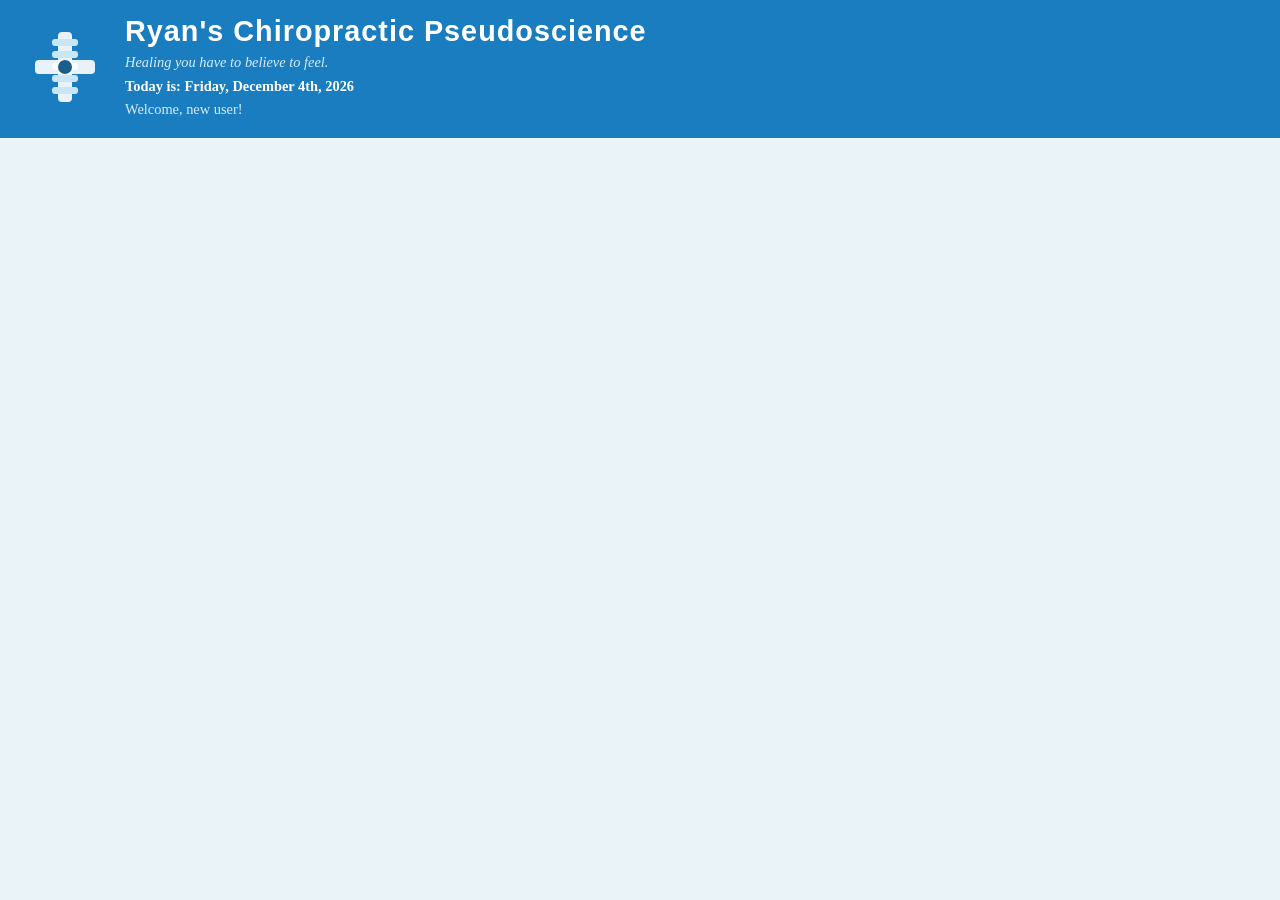
<file: mis3371/homework4/banner.html>
<!--
    Program name: banner.html
    Author: Ryan Perez
    Date created: 07/10/2026
    Date edited:  07/10/2026
    Version: 1.0
    Description: Small header page. index.html and thankyou.html
                 both load this file inside an <iframe> and pin it to the
                 top of the screen with CSS (position: fixed).
-->
<!DOCTYPE html>
<html lang="en">
<head>
    <meta charset="UTF-8">
    <link href="style.css" rel="stylesheet">
    <script src="scripts.js" defer></script>
</head>
<body style="margin:0; padding:0;">

<div id="banner">
    <div id="logo-area">
        <svg id="logo" xmlns="http://www.w3.org/2000/svg" viewBox="0 0 80 80" width="80" height="80" aria-label="Company logo">
            <rect x="33" y="5"  width="14" height="70" rx="4" fill="#ffffff" opacity="0.9"/>
            <rect x="27" y="12" width="26" height="7" rx="3" fill="#c8e6f5"/>
            <rect x="27" y="24" width="26" height="7" rx="3" fill="#c8e6f5"/>
            <rect x="27" y="36" width="26" height="7" rx="3" fill="#c8e6f5"/>
            <rect x="27" y="48" width="26" height="7" rx="3" fill="#c8e6f5"/>
            <rect x="27" y="60" width="26" height="7" rx="3" fill="#c8e6f5"/>
            <rect x="10" y="33" width="60" height="14" rx="4" fill="#ffffff" opacity="0.9"/>
            <circle cx="40" cy="40" r="7" fill="#1a5f8a"/>
        </svg>
    </div>
    <div id="banner-text">
        <h1>Ryan's Chiropractic Pseudoscience</h1>
        <p id="tagline"><em>Healing you have to believe to feel.</em></p>
        <p id="banner-date">Today is: <span id="dynamic-date"></span></p>
        <p id="greeting-msg"></p>
    </div>
</div>

</body>
</html>
</file>
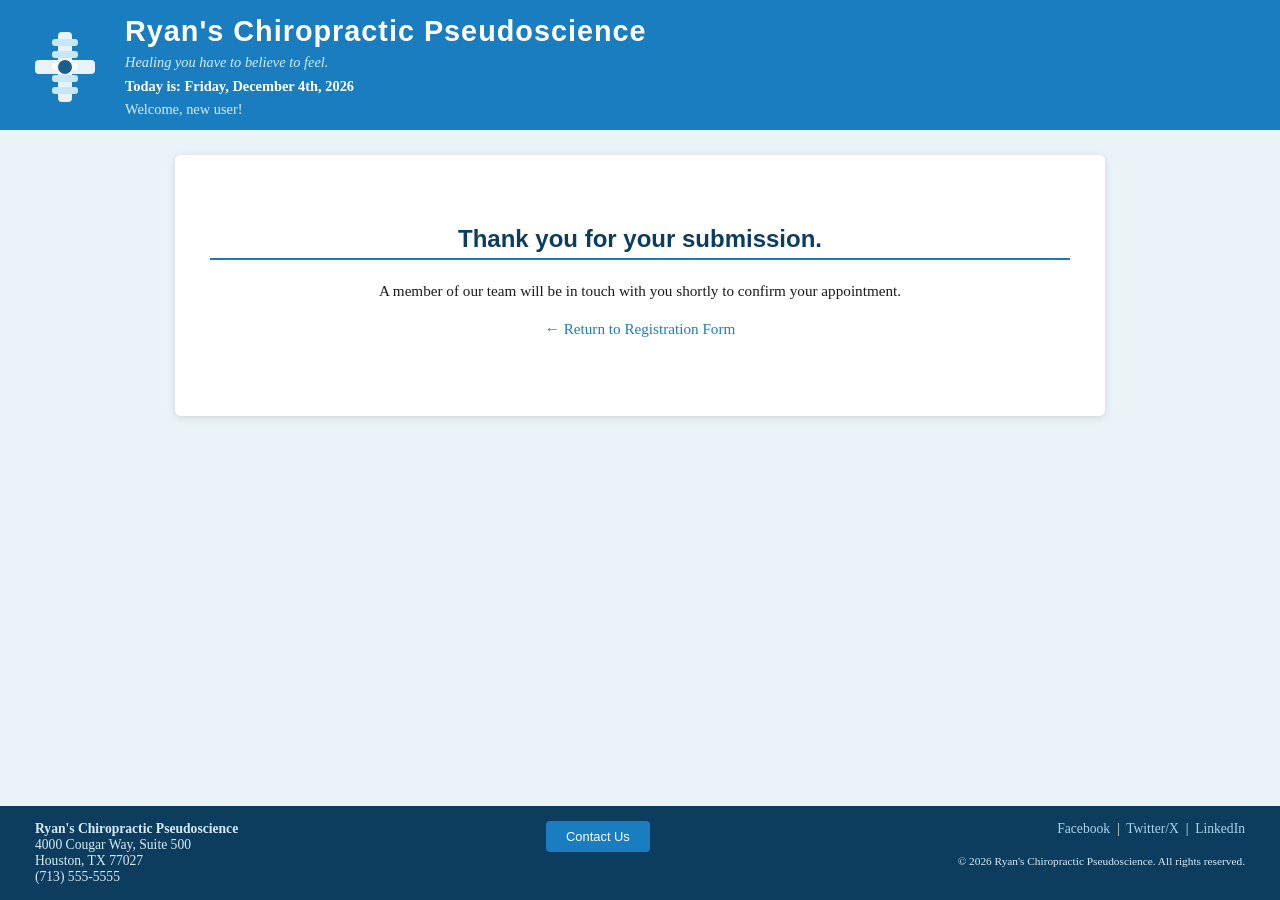
<file: mis3371/homework4/thankyou.html>
<!--
    Program name: thankyou.html
    Author: Ryan Perez
    Date created: 06/15/2026
    Date last edited: 07/11/2026
    Version: 4.0
    Description: Thank-you confirmation page displayed after the
                 patient registration form is submitted.
-->
<!DOCTYPE html>
<html lang="en">
<head>
    <meta charset="UTF-8">
    <meta name="viewport" content="width=device-width, initial-scale=1.0">
    <title>Thank You | Ryan's Chiropractic Pseudoscience</title>
    <link href="style.css" rel="stylesheet">
    <script src="scripts.js" defer></script>
</head>
<body>

<!-- HEADER / BANNER - HW4: loaded from banner.html via iframe -->
<iframe id="banner-frame" src="banner.html" title="Site header" scrolling="no"></iframe>

<div id="main-content" style="text-align:center; padding: 60px 35px;">
    <h2>Thank you for your submission.</h2>
    <p>A member of our team will be in touch with you shortly to confirm your appointment.</p>
    <p><a href="index.html">&larr; Return to Registration Form</a></p>
</div>

<!-- FOOTER (matches patient-form.html) -->
<div id="footer">
    <div id="footer-left">
        <strong>Ryan's Chiropractic Pseudoscience</strong><br>
        4000 Cougar Way, Suite 500<br>
        Houston, TX 77027<br>
        (713) 555-5555
    </div>
    <div id="footer-center">
        <button id="btn-contact"
                onclick="alert('Contact us at info@ryanschiropseudoscience.com or call (713) 555-5555')">
            Contact Us
        </button>
    </div>
    <div id="footer-right">
        <a href="https://www.facebook.com" target="_blank">Facebook</a> &nbsp;|&nbsp;
        <a href="https://www.twitter.com"  target="_blank">Twitter/X</a> &nbsp;|&nbsp;
        <a href="https://www.linkedin.com" target="_blank">LinkedIn</a>
        <br><br>
        <small>&copy; 2026 Ryan's Chiropractic Pseudoscience. All rights reserved.</small>
    </div>
</div>

<!-- END OF FILE: thankyou.html -->
</body>
</html>
</file>
<file: style.css>
/*
    Program name: style.css
    Author: Ryan Doe
    Date created: 06/15/2026
    Date last edited: 06/20/2026
    Version: 4.0
    Description: External stylesheet for patient-form.html.
                 Sets fonts, colors, layout, and form element styling
                 for Ryan's Chiropractic Pseudoscience patient portal.
*/

/* ======================================================
   GLOBAL / TAG SELECTORS
   ====================================================== */

/* Set a non-default font and background for the whole page */
body {
    font-family: Georgia, 'Times New Roman', serif;
    background-color: #eaf3f8;
    color: #1a1a1a;
    margin: 0;
    padding: 0;
}

/* Headings use a different font from body text */
h1, h2, h3, h4 {
    font-family: 'Trebuchet MS', Helvetica, sans-serif;
    color: #0d3d5e;
}

h2 {
    margin-top: 10px;
    font-size: 1.5em;
    border-bottom: 2px solid #1a7dbf;
    padding-bottom: 5px;
}

/* Anchor / hyperlink styles */
a {
    color: #1a7dbf;
    text-decoration: none;
}

a:visited {
    color: #8a5bbf;
}

a:hover {
    text-decoration: underline;
    color: #0d3d5e;
}

/* Paragraph defaults */
p {
    font-size: 0.95em;
    line-height: 1.5;
}

/* ======================================================
   ID SELECTORS
   ====================================================== */

/* --- BANNER --- */
#banner {
    background-color: #1a7dbf;
    color: #ffffff;
    display: flex;
    align-items: center;
    padding: 15px 25px;
    gap: 20px;
}

#banner-text h1 {
    font-family: 'Trebuchet MS', Helvetica, sans-serif;
    color: #ffffff;
    margin: 0 0 4px 0;
    font-size: 1.8em;
    letter-spacing: 1px;
}

#banner-text p {
    margin: 2px 0;
    color: #d6ecf8;
    font-size: 0.9em;
}

#banner-date {
    font-weight: bold;
    color: #ffffff !important;
}

/* --- MAIN CONTENT AREA --- */
#main-content {
    max-width: 860px;
    margin: 25px auto;
    background-color: #ffffff;
    padding: 25px 35px;
    border-radius: 6px;
    box-shadow: 0 2px 8px rgba(0, 0, 0, 0.12);
}

/* --- FORM BUTTONS CONTAINER --- */
#form-buttons {
    text-align: center;
    margin-top: 25px;
    padding: 15px 0;
    border-top: 1px solid #c5dde8;
}

/* --- SUBMIT BUTTON --- */
#btn-submit {
    background-color: #1a7dbf;
    color: #ffffff;
    border: none;
    padding: 10px 28px;
    font-size: 1em;
    font-family: 'Trebuchet MS', Helvetica, sans-serif;
    border-radius: 4px;
    cursor: pointer;
    margin-left: 15px;
}

#btn-submit:hover {
    background-color: #0d3d5e;
}

/* --- RESET BUTTON --- */
#btn-reset {
    background-color: #aaaaaa;
    color: #ffffff;
    border: none;
    padding: 10px 28px;
    font-size: 1em;
    font-family: 'Trebuchet MS', Helvetica, sans-serif;
    border-radius: 4px;
    cursor: pointer;
}

#btn-reset:hover {
    background-color: #777777;
}

/* --- FOOTER --- */
#footer {
    background-color: #0d3d5e;
    color: #d6ecf8;
    display: flex;
    justify-content: space-between;
    align-items: flex-start;
    padding: 20px 35px;
    font-size: 0.85em;
    margin-top: 20px;
}

#footer a {
    color: #a8d4ee;
}

#footer a:visited {
    color: #c8a8ee;
}

#footer-center {
    text-align: center;
    flex: 1;
}

#footer-right {
    text-align: right;
}

/* Contact Us button in footer */
#btn-contact {
    background-color: #1a7dbf;
    color: #ffffff;
    border: none;
    padding: 8px 20px;
    font-size: 0.95em;
    border-radius: 4px;
    cursor: pointer;
    font-family: 'Trebuchet MS', Helvetica, sans-serif;
}

#btn-contact:hover {
    background-color: #c8e6f5;
    color: #0d3d5e;
}

/* ======================================================
   CLASS SELECTORS
   ====================================================== */

/* Intro note paragraph */
.intro-note {
    background-color: #d6ecf8;
    border-left: 4px solid #1a7dbf;
    padding: 8px 12px;
    border-radius: 3px;
    font-size: 0.9em;
    margin-bottom: 20px;
}

/* Section headings inside the form */
.section-heading {
    background-color: #1a7dbf;
    color: #ffffff;
    padding: 6px 12px;
    border-radius: 4px;
    font-size: 1em;
    margin-top: 25px;
    margin-bottom: 5px;
}

/* The TABLE used to align form fields neatly */
.form-table {
    width: 100%;
    border-collapse: collapse;
    margin-bottom: 10px;
}

/* Label cells - right-aligned for clean alignment */
.label-cell {
    width: 220px;
    font-weight: bold;
    padding: 8px 12px 8px 0;
    vertical-align: top;
    color: #0d3d5e;
    font-size: 0.92em;
}

/* Input cells */
.input-cell {
    padding: 6px 4px;
    vertical-align: middle;
}

/* Inline note text (small hints) */
.field-note {
    font-size: 0.8em;
    color: #555555;
    margin-left: 6px;
}

/* Required star */
.required-star {
    color: #c0392b;
    font-weight: bold;
}

/* Radio button labels - spaced horizontally */
.radio-label {
    margin-right: 16px;
    font-weight: normal;
    cursor: pointer;
}

/* Checkbox labels */
.check-label {
    font-weight: normal;
    cursor: pointer;
}

/* Small prompt text above checkboxes */
.checkbox-prompt {
    margin: 0 0 5px 0;
    font-style: italic;
    font-size: 0.88em;
}

/* Middle Initial input - narrow */
.mi-field {
    width: 40px !important;
    text-align: center;
}

/* ZIP code input */
.zip-field {
    width: 90px !important;
}

/* Slider label text */
.slider-label {
    font-size: 0.85em;
    color: #555555;
}

/* ======================================================
   FORM INPUT / ELEMENT STYLES (tag selectors)
   ====================================================== */

input[type="text"],
input[type="email"],
input[type="tel"],
input[type="password"] {
    padding: 5px 8px;
    border: 1px solid #a0c0d8;
    border-radius: 3px;
    font-family: Georgia, serif;
    font-size: 0.9em;
    color: #1a1a1a;
    background-color: #f7fbfd;
    width: 220px;
}

input[type="text"]:focus,
input[type="email"]:focus,
input[type="tel"]:focus,
input[type="password"]:focus {
    outline: none;
    border-color: #1a7dbf;
    background-color: #ffffff;
}

select {
    padding: 5px 6px;
    border: 1px solid #a0c0d8;
    border-radius: 3px;
    font-family: Georgia, serif;
    font-size: 0.9em;
    background-color: #f7fbfd;
    margin: 0 6px;
}

textarea {
    border: 1px solid #a0c0d8;
    border-radius: 3px;
    font-family: Georgia, serif;
    font-size: 0.9em;
    padding: 5px;
    background-color: #f7fbfd;
    resize: vertical;
}

textarea:focus,
select:focus {
    outline: none;
    border-color: #1a7dbf;
}

input[type="range"] {
    margin: 0 10px;
    cursor: pointer;
    accent-color: #1a7dbf;
}

/* Name of "logo" svg defined in banner */
#logo {
    flex-shrink: 0;
}

/* END OF FILE: style.css */
</file>
<file: mis3371-homework2/style.css>
/*
    Program name: style.css
    Author: Ryan Perez
    Date created: 06/15/2026
    Date last edited: 06/28/2026
    Version: 5.0
    Description: External stylesheet for patient-form.html.
                 Sets fonts, colors, layout, and form element styling
                 for Ryan's Chiropractic Pseudoscience patient portal.
                 Updated for HW2 - added styles for the Review button,
                 the review panel, and the inline error/success messages.
*/

/* ======================================================
   GLOBAL / TAG SELECTORS
   ====================================================== */

/* Non-default font and background for the whole page */
body {
    font-family: Georgia, 'Times New Roman', serif;
    background-color: #eaf3f8;
    color: #1a1a1a;
    margin: 0;
    padding: 0;
}

/* Headings use a different font from body text */
h1, h2, h3, h4 {
    font-family: 'Trebuchet MS', Helvetica, sans-serif;
    color: #0d3d5e;
}

h2 {
    margin-top: 10px;
    font-size: 1.5em;
    border-bottom: 2px solid #1a7dbf;
    padding-bottom: 5px;
}

/* Anchor / hyperlink styles */
a {
    color: #1a7dbf;
    text-decoration: none;
}

a:visited {
    color: #8a5bbf;
}

a:hover {
    text-decoration: underline;
    color: #0d3d5e;
}

/* Paragraph defaults */
p {
    font-size: 0.95em;
    line-height: 1.5;
}

/* ======================================================
   ID SELECTORS
   ====================================================== */

/* --- BANNER --- */
#banner {
    background-color: #1a7dbf;
    color: #ffffff;
    display: flex;
    align-items: center;
    padding: 15px 25px;
    gap: 20px;
}

#banner-text h1 {
    font-family: 'Trebuchet MS', Helvetica, sans-serif;
    color: #ffffff;
    margin: 0 0 4px 0;
    font-size: 1.8em;
    letter-spacing: 1px;
}

#banner-text p {
    margin: 2px 0;
    color: #d6ecf8;
    font-size: 0.9em;
}

#banner-date {
    font-weight: bold;
    color: #ffffff !important;
}

/* --- MAIN CONTENT AREA --- */
#main-content {
    max-width: 860px;
    margin: 25px auto;
    background-color: #ffffff;
    padding: 25px 35px;
    border-radius: 6px;
    box-shadow: 0 2px 8px rgba(0, 0, 0, 0.12);
}

/* --- FORM BUTTONS CONTAINER --- */
#form-buttons {
    text-align: center;
    margin-top: 25px;
    padding: 15px 0;
    border-top: 1px solid #c5dde8;
}

/* --- SUBMIT BUTTON --- */
#btn-submit {
    background-color: #1a7dbf;
    color: #ffffff;
    border: none;
    padding: 10px 28px;
    font-size: 1em;
    font-family: 'Trebuchet MS', Helvetica, sans-serif;
    border-radius: 4px;
    cursor: pointer;
    margin-left: 15px;
}

#btn-submit:hover {
    background-color: #0d3d5e;
}

/* --- RESET BUTTON --- */
#btn-reset {
    background-color: #aaaaaa;
    color: #ffffff;
    border: none;
    padding: 10px 28px;
    font-size: 1em;
    font-family: 'Trebuchet MS', Helvetica, sans-serif;
    border-radius: 4px;
    cursor: pointer;
}

#btn-reset:hover {
    background-color: #777777;
}

/* --- REVIEW BUTTON (HW2) --- */
#btn-review {
    background-color: #2e7d32;
    color: #ffffff;
    border: none;
    padding: 10px 28px;
    font-size: 1em;
    font-family: 'Trebuchet MS', Helvetica, sans-serif;
    border-radius: 4px;
    cursor: pointer;
    margin-left: 15px;
}

#btn-review:hover {
    background-color: #1b5e20;
}

/* --- REVIEW PANEL (HW2) --- */
#review-panel {
    background-color: #f0f7ff;
    border: 1px solid #a0c4e0;
    border-radius: 6px;
    padding: 20px 25px;
}

/* --- FOOTER --- */
#footer {
    background-color: #0d3d5e;
    color: #d6ecf8;
    display: flex;
    justify-content: space-between;
    align-items: flex-start;
    padding: 20px 35px;
    font-size: 0.85em;
    margin-top: 20px;
}

#footer a {
    color: #a8d4ee;
}

#footer a:visited {
    color: #c8a8ee;
}

#footer-center {
    text-align: center;
    flex: 1;
}

#footer-right {
    text-align: right;
}

/* Contact Us button in footer */
#btn-contact {
    background-color: #1a7dbf;
    color: #ffffff;
    border: none;
    padding: 8px 20px;
    font-size: 0.95em;
    border-radius: 4px;
    cursor: pointer;
    font-family: 'Trebuchet MS', Helvetica, sans-serif;
}

#btn-contact:hover {
    background-color: #c8e6f5;
    color: #0d3d5e;
}

/* ======================================================
   CLASS SELECTORS
   ====================================================== */

/* Intro note paragraph */
.intro-note {
    background-color: #d6ecf8;
    border-left: 4px solid #1a7dbf;
    padding: 8px 12px;
    border-radius: 3px;
    font-size: 0.9em;
    margin-bottom: 20px;
}

/* Section headings inside the form */
.section-heading {
    background-color: #1a7dbf;
    color: #ffffff;
    padding: 6px 12px;
    border-radius: 4px;
    font-size: 1em;
    margin-top: 25px;
    margin-bottom: 5px;
}

/* The TABLE used to align form fields neatly */
.form-table {
    width: 100%;
    border-collapse: collapse;
    margin-bottom: 10px;
}

/* Label cells - right-aligned for clean alignment */
.label-cell {
    width: 220px;
    font-weight: bold;
    padding: 8px 12px 8px 0;
    vertical-align: top;
    color: #0d3d5e;
    font-size: 0.92em;
}

/* Input cells */
.input-cell {
    padding: 6px 4px;
    vertical-align: middle;
}

/* Inline note / error / success text below fields */
.field-note {
    font-size: 0.8em;
    color: #555555;
    margin-left: 6px;
}

/* Required star */
.required-star {
    color: #c0392b;
    font-weight: bold;
}

/* Radio button labels */
.radio-label {
    margin-right: 16px;
    font-weight: normal;
    cursor: pointer;
}

/* Checkbox labels */
.check-label {
    font-weight: normal;
    cursor: pointer;
}

/* Small prompt text above checkboxes */
.checkbox-prompt {
    margin: 0 0 5px 0;
    font-style: italic;
    font-size: 0.88em;
}

/* Middle Initial input - narrow */
.mi-field {
    width: 40px !important;
    text-align: center;
}

/* ZIP code input */
.zip-field {
    width: 90px !important;
}

/* Slider label text */
.slider-label {
    font-size: 0.85em;
    color: #555555;
}

/* ======================================================
   FORM INPUT / ELEMENT STYLES (tag selectors)
   ====================================================== */

input[type="text"],
input[type="email"],
input[type="tel"],
input[type="password"] {
    padding: 5px 8px;
    border: 1px solid #a0c0d8;
    border-radius: 3px;
    font-family: Georgia, serif;
    font-size: 0.9em;
    color: #1a1a1a;
    background-color: #f7fbfd;
    width: 220px;
}

input[type="text"]:focus,
input[type="email"]:focus,
input[type="tel"]:focus,
input[type="password"]:focus {
    outline: none;
    border-color: #1a7dbf;
    background-color: #ffffff;
}

select {
    padding: 5px 6px;
    border: 1px solid #a0c0d8;
    border-radius: 3px;
    font-family: Georgia, serif;
    font-size: 0.9em;
    background-color: #f7fbfd;
    margin: 0 6px;
}

textarea {
    border: 1px solid #a0c0d8;
    border-radius: 3px;
    font-family: Georgia, serif;
    font-size: 0.9em;
    padding: 5px;
    background-color: #f7fbfd;
    resize: vertical;
}

textarea:focus,
select:focus {
    outline: none;
    border-color: #1a7dbf;
}

input[type="range"] {
    margin: 0 10px;
    cursor: pointer;
    accent-color: #1a7dbf;
}

/* Name of "logo" svg defined in banner */
#logo {
    flex-shrink: 0;
}

/* END OF FILE: style.css */
</file>
<file: mis3371-homework3/style.css>
/*
    Program name: style.css
    Author: Ryan Perez
    Date created: 06/15/2026
    Date last edited: 06/24/2026
    Version: 5.0
    Description: External stylesheet for patient-form.html.
                 Sets fonts, colors, layout, and form element styling
                 for Ryan's Chiropractic Pseudoscience patient portal.
                 Updated for HW2 - added styles for the Review button,
                 the review panel, and the inline error/success messages.
*/

/* ======================================================
   GLOBAL / TAG SELECTORS
   ====================================================== */

/* Non-default font and background for the whole page */
body {
    font-family: Georgia, 'Times New Roman', serif;
    background-color: #eaf3f8;
    color: #1a1a1a;
    margin: 0;
    padding: 0;
}

/* Headings use a different font from body text */
h1, h2, h3, h4 {
    font-family: 'Trebuchet MS', Helvetica, sans-serif;
    color: #0d3d5e;
}

h2 {
    margin-top: 10px;
    font-size: 1.5em;
    border-bottom: 2px solid #1a7dbf;
    padding-bottom: 5px;
}

/* Anchor / hyperlink styles */
a {
    color: #1a7dbf;
    text-decoration: none;
}

a:visited {
    color: #8a5bbf;
}

a:hover {
    text-decoration: underline;
    color: #0d3d5e;
}

/* Paragraph defaults */
p {
    font-size: 0.95em;
    line-height: 1.5;
}

/* ======================================================
   ID SELECTORS
   ====================================================== */

/* --- BANNER --- */
#banner {
    background-color: #1a7dbf;
    color: #ffffff;
    display: flex;
    align-items: center;
    padding: 15px 25px;
    gap: 20px;
}

#banner-text h1 {
    font-family: 'Trebuchet MS', Helvetica, sans-serif;
    color: #ffffff;
    margin: 0 0 4px 0;
    font-size: 1.8em;
    letter-spacing: 1px;
}

#banner-text p {
    margin: 2px 0;
    color: #d6ecf8;
    font-size: 0.9em;
}

#banner-date {
    font-weight: bold;
    color: #ffffff !important;
}

/* --- MAIN CONTENT AREA --- */
#main-content {
    max-width: 860px;
    margin: 25px auto;
    background-color: #ffffff;
    padding: 25px 35px;
    border-radius: 6px;
    box-shadow: 0 2px 8px rgba(0, 0, 0, 0.12);
}

/* --- FORM BUTTONS CONTAINER --- */
#form-buttons {
    text-align: center;
    margin-top: 25px;
    padding: 15px 0;
    border-top: 1px solid #c5dde8;
}

/* --- SUBMIT BUTTON --- */
#btn-submit {
    background-color: #1a7dbf;
    color: #ffffff;
    border: none;
    padding: 10px 28px;
    font-size: 1em;
    font-family: 'Trebuchet MS', Helvetica, sans-serif;
    border-radius: 4px;
    cursor: pointer;
    margin-left: 15px;
}

#btn-submit:hover {
    background-color: #0d3d5e;
}

/* --- RESET BUTTON --- */
#btn-reset {
    background-color: #aaaaaa;
    color: #ffffff;
    border: none;
    padding: 10px 28px;
    font-size: 1em;
    font-family: 'Trebuchet MS', Helvetica, sans-serif;
    border-radius: 4px;
    cursor: pointer;
}

#btn-reset:hover {
    background-color: #777777;
}

/* --- VALIDATE BUTTON (new for HW3) --- */
#btn-validate {
    background-color: #7b3fa0;
    color: #ffffff;
    border: none;
    padding: 10px 28px;
    font-size: 1em;
    font-family: 'Trebuchet MS', Helvetica, sans-serif;
    border-radius: 4px;
    cursor: pointer;
    margin-left: 15px;
}

#btn-validate:hover {
    background-color: #5a2d73;
}

/* --- REVIEW BUTTON (new for HW2) --- */
#btn-review {
    background-color: #2e7d32;
    color: #ffffff;
    border: none;
    padding: 10px 28px;
    font-size: 1em;
    font-family: 'Trebuchet MS', Helvetica, sans-serif;
    border-radius: 4px;
    cursor: pointer;
    margin-left: 15px;
}

#btn-review:hover {
    background-color: #1b5e20;
}

/* --- REVIEW PANEL (new for HW2) --- */
#review-panel {
    background-color: #f0f7ff;
    border: 1px solid #a0c4e0;
    border-radius: 6px;
    padding: 20px 25px;
}

/* --- FOOTER --- */
#footer {
    background-color: #0d3d5e;
    color: #d6ecf8;
    display: flex;
    justify-content: space-between;
    align-items: flex-start;
    padding: 20px 35px;
    font-size: 0.85em;
    margin-top: 20px;
}

#footer a {
    color: #a8d4ee;
}

#footer a:visited {
    color: #c8a8ee;
}

#footer-center {
    text-align: center;
    flex: 1;
}

#footer-right {
    text-align: right;
}

/* Contact Us button in footer */
#btn-contact {
    background-color: #1a7dbf;
    color: #ffffff;
    border: none;
    padding: 8px 20px;
    font-size: 0.95em;
    border-radius: 4px;
    cursor: pointer;
    font-family: 'Trebuchet MS', Helvetica, sans-serif;
}

#btn-contact:hover {
    background-color: #c8e6f5;
    color: #0d3d5e;
}

/* ======================================================
   CLASS SELECTORS
   ====================================================== */

/* Intro note paragraph */
.intro-note {
    background-color: #d6ecf8;
    border-left: 4px solid #1a7dbf;
    padding: 8px 12px;
    border-radius: 3px;
    font-size: 0.9em;
    margin-bottom: 20px;
}

/* Section headings inside the form */
.section-heading {
    background-color: #1a7dbf;
    color: #ffffff;
    padding: 6px 12px;
    border-radius: 4px;
    font-size: 1em;
    margin-top: 25px;
    margin-bottom: 5px;
}

/* The TABLE used to align form fields neatly */
.form-table {
    width: 100%;
    border-collapse: collapse;
    margin-bottom: 10px;
}

/* Label cells - right-aligned for clean alignment */
.label-cell {
    width: 220px;
    font-weight: bold;
    padding: 8px 12px 8px 0;
    vertical-align: top;
    color: #0d3d5e;
    font-size: 0.92em;
}

/* Input cells */
.input-cell {
    padding: 6px 4px;
    vertical-align: middle;
}

/* Inline note / error / success text below fields */
.field-note {
    font-size: 0.8em;
    color: #555555;
    margin-left: 6px;
}

/* Required star */
.required-star {
    color: #c0392b;
    font-weight: bold;
}

/* Radio button labels */
.radio-label {
    margin-right: 16px;
    font-weight: normal;
    cursor: pointer;
}

/* Checkbox labels */
.check-label {
    font-weight: normal;
    cursor: pointer;
}

/* Small prompt text above checkboxes */
.checkbox-prompt {
    margin: 0 0 5px 0;
    font-style: italic;
    font-size: 0.88em;
}

/* Middle Initial input - narrow */
.mi-field {
    width: 40px !important;
    text-align: center;
}

/* ZIP code input */
.zip-field {
    width: 90px !important;
}

/* Slider label text */
.slider-label {
    font-size: 0.85em;
    color: #555555;
}

/* ======================================================
   FORM INPUT / ELEMENT STYLES (tag selectors)
   ====================================================== */

input[type="text"],
input[type="email"],
input[type="tel"],
input[type="password"] {
    padding: 5px 8px;
    border: 1px solid #a0c0d8;
    border-radius: 3px;
    font-family: Georgia, serif;
    font-size: 0.9em;
    color: #1a1a1a;
    background-color: #f7fbfd;
    width: 220px;
}

input[type="text"]:focus,
input[type="email"]:focus,
input[type="tel"]:focus,
input[type="password"]:focus {
    outline: none;
    border-color: #1a7dbf;
    background-color: #ffffff;
}

select {
    padding: 5px 6px;
    border: 1px solid #a0c0d8;
    border-radius: 3px;
    font-family: Georgia, serif;
    font-size: 0.9em;
    background-color: #f7fbfd;
    margin: 0 6px;
}

textarea {
    border: 1px solid #a0c0d8;
    border-radius: 3px;
    font-family: Georgia, serif;
    font-size: 0.9em;
    padding: 5px;
    background-color: #f7fbfd;
    resize: vertical;
}

textarea:focus,
select:focus {
    outline: none;
    border-color: #1a7dbf;
}

input[type="range"] {
    margin: 0 10px;
    cursor: pointer;
    accent-color: #1a7dbf;
}

/* Name of "logo" svg defined in banner */
#logo {
    flex-shrink: 0;
}

/* END OF FILE: style.css */
</file>
<file: mis3371/style.css>
/*
    Program name: style.css
    Author: Ryan Perez
    Date created: 06/15/2026
    Date last edited: 06/20/2026
    Version: 4.0
    Description: External stylesheet for patient-form.html.
                 Sets fonts, colors, layout, and form element styling
                 for Ryan's Chiropractic Pseudoscience patient portal.
*/

/* ======================================================
   GLOBAL / TAG SELECTORS
   ====================================================== */

/* Non-default font and background for the whole page */
body {
    font-family: Georgia, 'Times New Roman', serif;
    background-color: #eaf3f8;
    color: #1a1a1a;
    margin: 0;
    padding: 0;
}

/* Headings use a different font from body text */
h1, h2, h3, h4 {
    font-family: 'Trebuchet MS', Helvetica, sans-serif;
    color: #0d3d5e;
}

h2 {
    margin-top: 10px;
    font-size: 1.5em;
    border-bottom: 2px solid #1a7dbf;
    padding-bottom: 5px;
}

/* Anchor / hyperlink styles */
a {
    color: #1a7dbf;
    text-decoration: none;
}

a:visited {
    color: #8a5bbf;
}

a:hover {
    text-decoration: underline;
    color: #0d3d5e;
}

/* Paragraph defaults */
p {
    font-size: 0.95em;
    line-height: 1.5;
}

/* ======================================================
   ID SELECTORS
   ====================================================== */

/* --- BANNER --- */
#banner {
    background-color: #1a7dbf;
    color: #ffffff;
    display: flex;
    align-items: center;
    padding: 15px 25px;
    gap: 20px;
}

#banner-text h1 {
    font-family: 'Trebuchet MS', Helvetica, sans-serif;
    color: #ffffff;
    margin: 0 0 4px 0;
    font-size: 1.8em;
    letter-spacing: 1px;
}

#banner-text p {
    margin: 2px 0;
    color: #d6ecf8;
    font-size: 0.9em;
}

#banner-date {
    font-weight: bold;
    color: #ffffff !important;
}

/* --- MAIN CONTENT AREA --- */
#main-content {
    max-width: 860px;
    margin: 25px auto;
    background-color: #ffffff;
    padding: 25px 35px;
    border-radius: 6px;
    box-shadow: 0 2px 8px rgba(0, 0, 0, 0.12);
}

/* --- FORM BUTTONS CONTAINER --- */
#form-buttons {
    text-align: center;
    margin-top: 25px;
    padding: 15px 0;
    border-top: 1px solid #c5dde8;
}

/* --- SUBMIT BUTTON --- */
#btn-submit {
    background-color: #1a7dbf;
    color: #ffffff;
    border: none;
    padding: 10px 28px;
    font-size: 1em;
    font-family: 'Trebuchet MS', Helvetica, sans-serif;
    border-radius: 4px;
    cursor: pointer;
    margin-left: 15px;
}

#btn-submit:hover {
    background-color: #0d3d5e;
}

/* --- RESET BUTTON --- */
#btn-reset {
    background-color: #aaaaaa;
    color: #ffffff;
    border: none;
    padding: 10px 28px;
    font-size: 1em;
    font-family: 'Trebuchet MS', Helvetica, sans-serif;
    border-radius: 4px;
    cursor: pointer;
}

#btn-reset:hover {
    background-color: #777777;
}

/* --- FOOTER --- */
#footer {
    background-color: #0d3d5e;
    color: #d6ecf8;
    display: flex;
    justify-content: space-between;
    align-items: flex-start;
    padding: 20px 35px;
    font-size: 0.85em;
    margin-top: 20px;
}

#footer a {
    color: #a8d4ee;
}

#footer a:visited {
    color: #c8a8ee;
}

#footer-center {
    text-align: center;
    flex: 1;
}

#footer-right {
    text-align: right;
}

/* Contact Us button in footer */
#btn-contact {
    background-color: #1a7dbf;
    color: #ffffff;
    border: none;
    padding: 8px 20px;
    font-size: 0.95em;
    border-radius: 4px;
    cursor: pointer;
    font-family: 'Trebuchet MS', Helvetica, sans-serif;
}

#btn-contact:hover {
    background-color: #c8e6f5;
    color: #0d3d5e;
}

/* ======================================================
   CLASS SELECTORS
   ====================================================== */

/* Intro note paragraph */
.intro-note {
    background-color: #d6ecf8;
    border-left: 4px solid #1a7dbf;
    padding: 8px 12px;
    border-radius: 3px;
    font-size: 0.9em;
    margin-bottom: 20px;
}

/* Section headings inside the form */
.section-heading {
    background-color: #1a7dbf;
    color: #ffffff;
    padding: 6px 12px;
    border-radius: 4px;
    font-size: 1em;
    margin-top: 25px;
    margin-bottom: 5px;
}

/* The TABLE used to align form fields neatly */
.form-table {
    width: 100%;
    border-collapse: collapse;
    margin-bottom: 10px;
}

/* Label cells - right-aligned for clean alignment */
.label-cell {
    width: 220px;
    font-weight: bold;
    padding: 8px 12px 8px 0;
    vertical-align: top;
    color: #0d3d5e;
    font-size: 0.92em;
}

/* Input cells */
.input-cell {
    padding: 6px 4px;
    vertical-align: middle;
}

/* Inline note text (small hints) */
.field-note {
    font-size: 0.8em;
    color: #555555;
    margin-left: 6px;
}

/* Required star */
.required-star {
    color: #c0392b;
    font-weight: bold;
}

/* Radio button labels - spaced horizontally */
.radio-label {
    margin-right: 16px;
    font-weight: normal;
    cursor: pointer;
}

/* Checkbox labels */
.check-label {
    font-weight: normal;
    cursor: pointer;
}

/* Small prompt text above checkboxes */
.checkbox-prompt {
    margin: 0 0 5px 0;
    font-style: italic;
    font-size: 0.88em;
}

/* Middle Initial input - narrow */
.mi-field {
    width: 40px !important;
    text-align: center;
}

/* ZIP code input */
.zip-field {
    width: 90px !important;
}

/* Slider label text */
.slider-label {
    font-size: 0.85em;
    color: #555555;
}

/* ======================================================
   FORM INPUT / ELEMENT STYLES (tag selectors)
   ====================================================== */

input[type="text"],
input[type="email"],
input[type="tel"],
input[type="password"] {
    padding: 5px 8px;
    border: 1px solid #a0c0d8;
    border-radius: 3px;
    font-family: Georgia, serif;
    font-size: 0.9em;
    color: #1a1a1a;
    background-color: #f7fbfd;
    width: 220px;
}

input[type="text"]:focus,
input[type="email"]:focus,
input[type="tel"]:focus,
input[type="password"]:focus {
    outline: none;
    border-color: #1a7dbf;
    background-color: #ffffff;
}

select {
    padding: 5px 6px;
    border: 1px solid #a0c0d8;
    border-radius: 3px;
    font-family: Georgia, serif;
    font-size: 0.9em;
    background-color: #f7fbfd;
    margin: 0 6px;
}

textarea {
    border: 1px solid #a0c0d8;
    border-radius: 3px;
    font-family: Georgia, serif;
    font-size: 0.9em;
    padding: 5px;
    background-color: #f7fbfd;
    resize: vertical;
}

textarea:focus,
select:focus {
    outline: none;
    border-color: #1a7dbf;
}

input[type="range"] {
    margin: 0 10px;
    cursor: pointer;
    accent-color: #1a7dbf;
}

/* Name of "logo" svg defined in banner */
#logo {
    flex-shrink: 0;
}

/* END OF FILE: style.css */
</file>
<file: mis3371/homework4/style.css>
/*
    Program name: style.css
    Author: Ryan Perez
    Date created: 06/15/2026
    Date last edited: 07/11/2026
    Version: 5.0
    Description: External stylesheet for patient-form.html.
                 Sets fonts, colors, layout, and form element styling
                 for Ryan's Chiropractic Pseudoscience patient portal.
                 Styles for the Review button,
                 the review panel, and the inline error/success messages.
*/

/* ======================================================
   GLOBAL / TAG SELECTORS
   ====================================================== */

/* Non-default font and background for the whole page */
body {
    font-family: Georgia, 'Times New Roman', serif;
    background-color: #eaf3f8;
    color: #1a1a1a;
    margin: 0;
    padding: 0;
    /* HW4: room at the top/bottom so the fixed banner iframe and fixed
       footer don't cover the page content */
    padding-top: 130px;
    padding-bottom: 120px;
}

/* Headings use a different font from body text */
h1, h2, h3, h4 {
    font-family: 'Trebuchet MS', Helvetica, sans-serif;
    color: #0d3d5e;
}

h2 {
    margin-top: 10px;
    font-size: 1.5em;
    border-bottom: 2px solid #1a7dbf;
    padding-bottom: 5px;
}

/* Anchor / hyperlink styles */
a {
    color: #1a7dbf;
    text-decoration: none;
}

a:visited {
    color: #8a5bbf;
}

a:hover {
    text-decoration: underline;
    color: #0d3d5e;
}

/* Paragraph defaults */
p {
    font-size: 0.95em;
    line-height: 1.5;
}

/* ======================================================
   ID SELECTORS
   ====================================================== */

/* --- BANNER --- */
#banner {
    background-color: #1a7dbf;
    color: #ffffff;
    display: flex;
    align-items: center;
    padding: 15px 25px;
    gap: 20px;
}

#banner-text h1 {
    font-family: 'Trebuchet MS', Helvetica, sans-serif;
    color: #ffffff;
    margin: 0 0 4px 0;
    font-size: 1.8em;
    letter-spacing: 1px;
}

#banner-text p {
    margin: 2px 0;
    color: #d6ecf8;
    font-size: 0.9em;
}

#banner-date {
    font-weight: bold;
    color: #ffffff !important;
}

/* Cookie-based welcome message inside banner.html - see initBannerGreeting() in scripts.js */
#greeting-msg {
    margin: 4px 0 0 0;
    font-size: 0.85em;
    color: #ffffff;
}

#greeting-msg a {
    color: #ffffff;
    text-decoration: underline;
}

/* --- BANNER IFRAME (HW4) ---
   index.html/thankyou.html load banner.html inside this iframe and pin it
   to the top of the screen so it acts as a fixed/protected header. */

#banner-frame {
    display: block;
    position: fixed;
    top: 0;
    left: 0;
    width: 100%;
    height: 130px;
    border: none;
    z-index: 1000;
}

/* --- OFFICE LOCATION MAP IFRAME (HW4) --- */

#map-frame {
    width: 100%;
    height: 300px;
    border: 1px solid #a0c4e0;
    border-radius: 6px;
    margin-bottom: 10px;
}

/* --- MAIN CONTENT AREA --- */

#main-content {
    max-width: 860px;
    margin: 25px auto;
    background-color: #ffffff;
    padding: 25px 35px;
    border-radius: 6px;
    box-shadow: 0 2px 8px rgba(0, 0, 0, 0.12);
}

/* --- FORM BUTTONS CONTAINER --- */

#form-buttons {
    text-align: center;
    margin-top: 25px;
    padding: 15px 0;
    border-top: 1px solid #c5dde8;
}

/* --- SUBMIT BUTTON --- */

#btn-submit {
    background-color: #1a7dbf;
    color: #ffffff;
    border: none;
    padding: 10px 28px;
    font-size: 1em;
    font-family: 'Trebuchet MS', Helvetica, sans-serif;
    border-radius: 4px;
    cursor: pointer;
    margin-left: 15px;
}

#btn-submit:hover {
    background-color: #0d3d5e;
}

/* --- RESET BUTTON --- */

#btn-reset {
    background-color: #aaaaaa;
    color: #ffffff;
    border: none;
    padding: 10px 28px;
    font-size: 1em;
    font-family: 'Trebuchet MS', Helvetica, sans-serif;
    border-radius: 4px;
    cursor: pointer;
}

#btn-reset:hover {
    background-color: #777777;
}

/* --- VALIDATE BUTTON --- */

#btn-validate {
    background-color: #7b3fa0;
    color: #ffffff;
    border: none;
    padding: 10px 28px;
    font-size: 1em;
    font-family: 'Trebuchet MS', Helvetica, sans-serif;
    border-radius: 4px;
    cursor: pointer;
    margin-left: 15px;
}

#btn-validate:hover {
    background-color: #5a2d73;
}

/* --- REVIEW BUTTON --- */

#btn-review {
    background-color: #2e7d32;
    color: #ffffff;
    border: none;
    padding: 10px 28px;
    font-size: 1em;
    font-family: 'Trebuchet MS', Helvetica, sans-serif;
    border-radius: 4px;
    cursor: pointer;
    margin-left: 15px;
}

#btn-review:hover {
    background-color: #1b5e20;
}

/* --- REVIEW PANEL --- */

#review-panel {
    background-color: #f0f7ff;
    border: 1px solid #a0c4e0;
    border-radius: 6px;
    padding: 20px 25px;
}

/* --- FOOTER ---
   HW4: fixed to the bottom of the screen with plain CSS (not an iframe)
   so it stays visible while scrolling
-------------------*/
#footer {
    background-color: #0d3d5e;
    color: #d6ecf8;
    display: flex;
    justify-content: space-between;
    align-items: flex-start;
    padding: 15px 35px;
    font-size: 0.85em;
    position: fixed;
    bottom: 0;
    left: 0;
    width: 100%;
    box-sizing: border-box;
    z-index: 1000;
}

#footer a {
    color: #a8d4ee;
}

#footer a:visited {
    color: #c8a8ee;
}

#footer-center {
    text-align: center;
    flex: 1;
}

#footer-right {
    text-align: right;
}

/* Contact Us button in footer */

#btn-contact {
    background-color: #1a7dbf;
    color: #ffffff;
    border: none;
    padding: 8px 20px;
    font-size: 0.95em;
    border-radius: 4px;
    cursor: pointer;
    font-family: 'Trebuchet MS', Helvetica, sans-serif;
}

#btn-contact:hover {
    background-color: #c8e6f5;
    color: #0d3d5e;
}

/* ======================================================
   CLASS SELECTORS
   ====================================================== */

/* Intro note paragraph */

.intro-note {
    background-color: #d6ecf8;
    border-left: 4px solid #1a7dbf;
    padding: 8px 12px;
    border-radius: 3px;
    font-size: 0.9em;
    margin-bottom: 20px;
}

/* Section headings inside the form */

.section-heading {
    background-color: #1a7dbf;
    color: #ffffff;
    padding: 6px 12px;
    border-radius: 4px;
    font-size: 1em;
    margin-top: 25px;
    margin-bottom: 5px;
}

/* The TABLE used to align form fields neatly */

.form-table {
    width: 100%;
    border-collapse: collapse;
    margin-bottom: 10px;
}

/* Label cells - right-aligned for clean alignment */

.label-cell {
    width: 220px;
    font-weight: bold;
    padding: 8px 12px 8px 0;
    vertical-align: top;
    color: #0d3d5e;
    font-size: 0.92em;
}

/* Input cells */
.input-cell {
    padding: 6px 4px;
    vertical-align: middle;
}

/* Inline note / error / success text below fields */
.field-note {
    font-size: 0.8em;
    color: #555555;
    margin-left: 6px;
}

/* Required star */
.required-star {
    color: #c0392b;
    font-weight: bold;
}

/* Radio button labels */
.radio-label {
    margin-right: 16px;
    font-weight: normal;
    cursor: pointer;
}

/* Checkbox labels */
.check-label {
    font-weight: normal;
    cursor: pointer;
}

/* Small prompt text above checkboxes */
.checkbox-prompt {
    margin: 0 0 5px 0;
    font-style: italic;
    font-size: 0.88em;
}

/* Middle Initial input - narrow */
.mi-field {
    width: 40px !important;
    text-align: center;
}

/* ZIP code input */
.zip-field {
    width: 90px !important;
}

/* Slider label text */
.slider-label {
    font-size: 0.85em;
    color: #555555;
}

/* ======================================================
   FORM INPUT / ELEMENT STYLES (tag selectors)
   ====================================================== */

input[type="text"],
input[type="email"],
input[type="tel"],
input[type="password"] {
    padding: 5px 8px;
    border: 1px solid #a0c0d8;
    border-radius: 3px;
    font-family: Georgia, serif;
    font-size: 0.9em;
    color: #1a1a1a;
    background-color: #f7fbfd;
    width: 220px;
}

input[type="text"]:focus,
input[type="email"]:focus,
input[type="tel"]:focus,
input[type="password"]:focus {
    outline: none;
    border-color: #1a7dbf;
    background-color: #ffffff;
}

select {
    padding: 5px 6px;
    border: 1px solid #a0c0d8;
    border-radius: 3px;
    font-family: Georgia, serif;
    font-size: 0.9em;
    background-color: #f7fbfd;
    margin: 0 6px;
}

textarea {
    border: 1px solid #a0c0d8;
    border-radius: 3px;
    font-family: Georgia, serif;
    font-size: 0.9em;
    padding: 5px;
    background-color: #f7fbfd;
    resize: vertical;
}

textarea:focus,
select:focus {
    outline: none;
    border-color: #1a7dbf;
}

input[type="range"] {
    margin: 0 10px;
    cursor: pointer;
    accent-color: #1a7dbf;
}

/* Name of "logo" svg defined in banner */

#logo {
    flex-shrink: 0;
}

/* END OF FILE: style.css */
</file>
